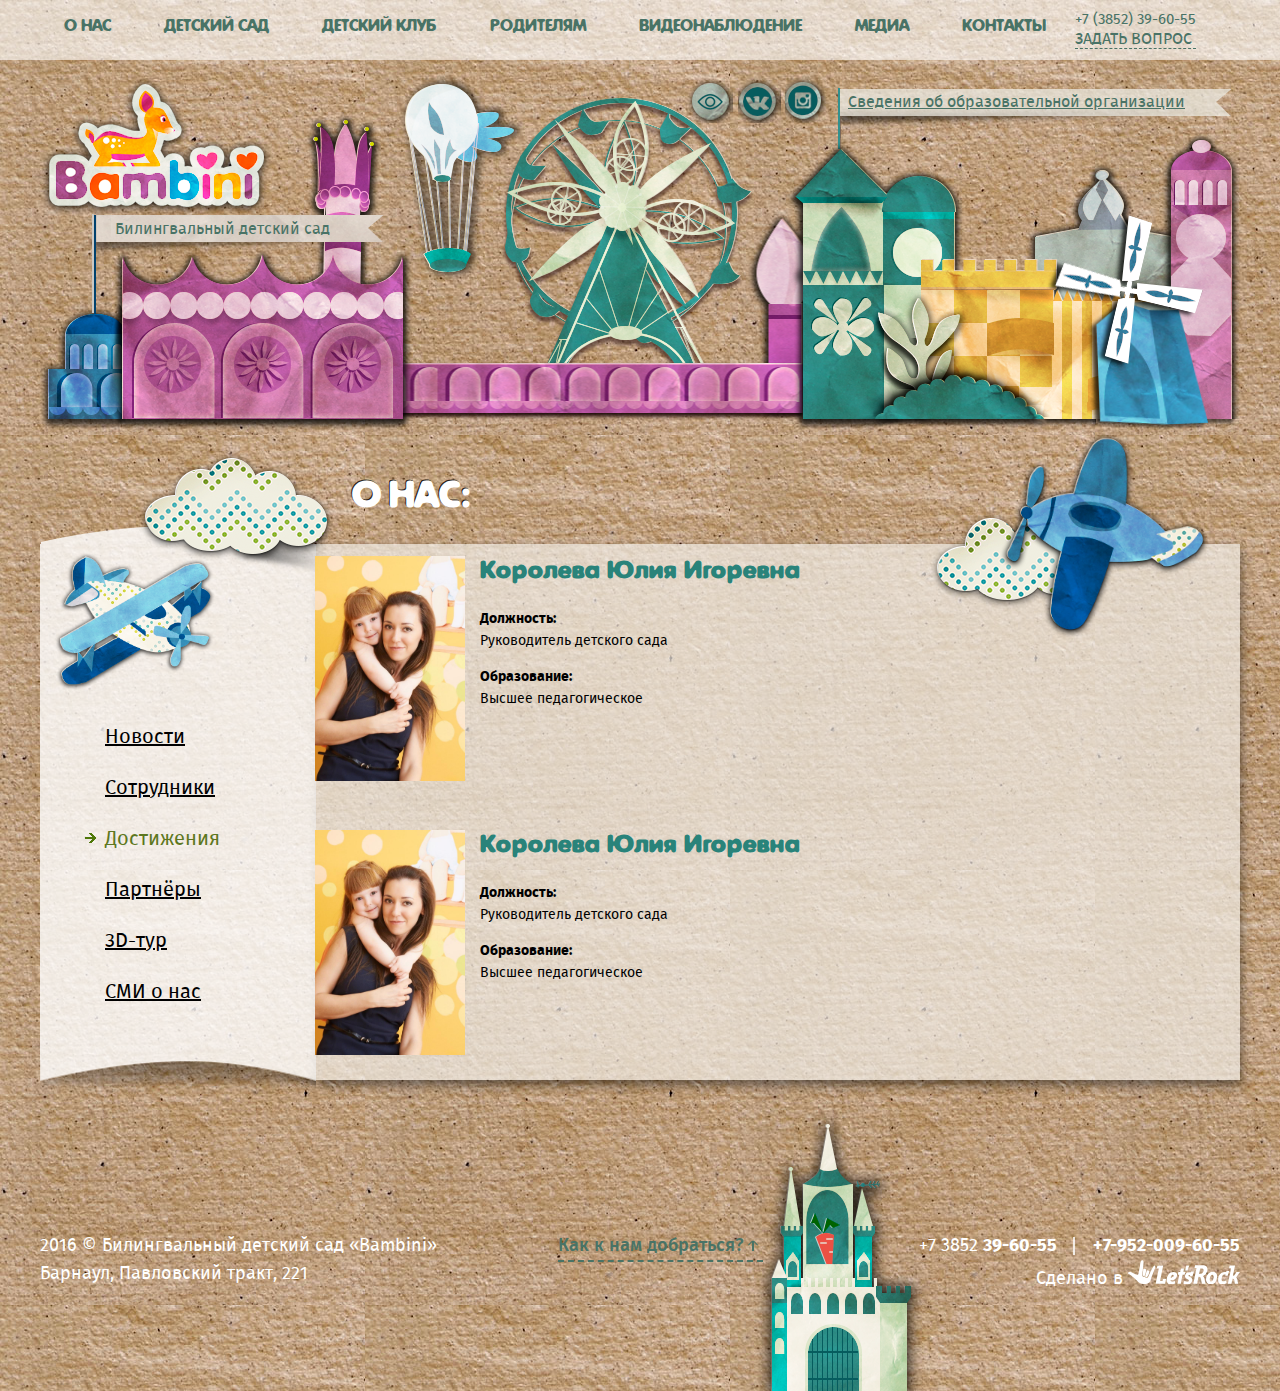
<file: achivments.html>
<!DOCTYPE html>
<html lang="ru">

    <head>
        <meta charset="utf-8">
        <meta http-equiv="x-ua-compatible" content="ie=edge">
        <title>Достижения</title>
        <meta content="" name="description">
        <meta content="" name="keywords">
        <meta name="viewport" content="width=device-width, initial-scale=1.0">
        <meta content="telephone=no" name="format-detection">
        <meta name="HandheldFriendly" content="true">
        <link href="static/css/main.min.css" rel="stylesheet" type="text/css">
        <link rel="icon" type="image/x-icon" href="favicon.ico">
        <script src="https://api-maps.yandex.ru/2.1/?lang=ru_RU" type="text/javascript"></script>
    </head>

    <body class="page">
        <header class="header">
            <div class="header header_top">
                <div class="wrapper">
                    <div class="header__menu-wrap">
                        <button class="header__menu btn btn_menu">
                        </button>
                    </div>
                    <div class="navigation">
                        <ul class="navigation__list">
                            <li class="navigation__item"><a class="navigation__link" href="#">О нас</a>
                            </li>
                            <li class="navigation__item navigation__item_drop"><a class="navigation__link">Детский сад</a>
                                <div class="navigation navigation_drop drop">
                                    <div class="drop__head">
                                        <button class="drop__btn btn btn_back">
                                        </button><span class="drop__title">Детский сад</span>
                                    </div>
                                    <ul class="drop__list">
                                        <li class="drop__item"><a class="drop__link" href="today.html">Режим дня</a>
                                        </li>
                                        <li class="drop__item"><a class="drop__link" href="today.html">Расписание занятий</a>
                                        </li>
                                        <li class="drop__item"><a class="drop__link" href="#">Питание</a>
                                        </li>
                                        <li class="drop__item"><a class="drop__link" href="#">Индивидуальные занятия</a>
                                        </li>
                                        <li class="drop__item"><a class="drop__link" href="pay.html">Стоимость</a>
                                        </li>
                                    </ul>
                                </div>
                            </li>
                            <li class="navigation__item navigation__item_drop"><a class="navigation__link">Детский клуб</a>
                                <div class="navigation navigation_drop drop">
                                    <div class="drop__head">
                                        <button class="drop__btn btn btn_back">
                                        </button><span class="drop__title">Детский клуб</span>
                                    </div>
                                    <ul class="drop__list">
                                        <li class="drop__item"><a class="drop__link" href="#">О клубе</a>
                                        </li>
                                        <li class="drop__item"><a class="drop__link" href="today.html">Занятия</a>
                                        </li>
                                        <li class="drop__item"><a class="drop__link" href="#">Педагоги</a>
                                        </li>
                                        <li class="drop__item"><a class="drop__link" href="#">Клубная жизнь</a>
                                        </li>
                                        <li class="drop__item"><a class="drop__link" href="pay.html">Стоимость</a>
                                        </li>
                                    </ul>
                                </div>
                            </li>
                            <li class="navigation__item navigation__item_drop"><a class="navigation__link">Родителям</a>
                                <div class="navigation navigation_drop drop">
                                    <div class="drop__head">
                                        <button class="drop__btn btn btn_back">
                                        </button><span class="drop__title">Родителям</span>
                                    </div>
                                    <ul class="drop__list">
                                        <li class="drop__item"><a class="drop__link" href="#">Памятка</a>
                                        </li>
                                        <li class="drop__item"><a class="drop__link" href="parents.html">Вопрос-ответ</a>
                                        </li>
                                        <li class="drop__item"><a class="drop__link" href="#">Личный кабинет</a>
                                        </li>
                                    </ul>
                                </div>
                            </li>
                            <li class="navigation__item"><a class="navigation__link" href="#">Видеонаблюдение</a>
                            </li>
                            <li class="navigation__item"><a class="navigation__link" href="media.html">Медиа</a>
                            </li>
                            <li class="navigation__item"><a class="navigation__link" href="#">Контакты</a>
                            </li>
                        </ul>
                    </div>
                    <div class="header__contact"><a class="header__link header__link_phone icons icons icons_menu" href="tel:+73852396055"><i class="icons icon-phone"></i>+7 (3852) <strong>39-60-55</strong></a><a class="header__link header__link_question" href=""><i class="icons icon-phone"></i>Задать вопрос</a>
                    </div>
                </div>
            </div>
            <div class="wrapper">
                <div class="header header_main">
                    <div class="header__wrap">
                        <a class="header__logo" href="index.html"></a>
                        <p class="header__subtitle">Билингвальный детский сад
                        </p><a class="header__link header__link_about" href="#">Сведения об образовательной организации</a>
                        <div class="header__links links">
                            <a class="links__link links__link_eye" href="special-index.html"></a>
                            <a class="links__link links__link_social links__link_vk" href="#"></a>
                            <a class="links__link links__link_social links__link_in" href="#"></a>
                        </div>
                        <div class="header__whell whell">
                        </div>
                        <div class="header__mill mill">
                            <div class="mill__wrap">
                            </div>
                        </div>
                    </div>
                </div>
            </div>
        </header>
        <div class="page__wrapper">
            <div class="page__wrapper page__wrapper_inner">
                <h2 class="page__title section-title">О нас:
                                      </h2>
                <div class="page__side">
                    <ul class="sidebar">
                        <li class="sidebar__item"><a class="sidebar__link" href="#">Новости</a>
                        </li>
                        <li class="sidebar__item"><a class="sidebar__link" href="#">Сотрудники</a>
                        </li>
                        <li class="sidebar__item"><a class="sidebar__link sidebar__link_active" href="#">Достижения</a>
                        </li>
                        <li class="sidebar__item"><a class="sidebar__link" href="#">Партнёры</a>
                        </li>
                        <li class="sidebar__item"><a class="sidebar__link" href="#">3D-тур</a>
                        </li>
                        <li class="sidebar__item"><a class="sidebar__link" href="#">СМИ о нас</a>
                        </li>
                    </ul>
                </div>
                <div class="page__body">
                    <div class="team">
                        <ul class="team__list">
                            <li class="team__member member">
                                <a class="member__photo lightbox" href="static/img/assets/team/photo.jpg" data-lightbox="team">
                                    <img src="static/img/assets/team/photo.jpg" alt="" role="presentation" />
                                </a>
                                <h3 class="member__name">Королева Юлия Игоревна
                                                                            </h3>
                                <div class="member__info"><span class="member__cap">Должность:</span>
                                    <p class="member__cap-text">Руководитель детского сада
                                    </p><span class="member__cap">Образование:</span>
                                    <p class="member__cap-text">Высшее педагогическое
                                    </p>
                                </div>
                            </li>
                            <li class="team__member member">
                                <a class="member__photo lightbox" href="static/img/assets/team/photo.jpg" data-lightbox="team">
                                    <img src="static/img/assets/team/photo.jpg" alt="" role="presentation" />
                                </a>
                                <h3 class="member__name">Королева Юлия Игоревна
                                                                            </h3>
                                <div class="member__info"><span class="member__cap">Должность:</span>
                                    <p class="member__cap-text">Руководитель детского сада
                                    </p><span class="member__cap">Образование:</span>
                                    <p class="member__cap-text">Высшее педагогическое
                                    </p>
                                </div>
                            </li>
                        </ul>
                    </div>
                </div>
            </div>
        </div>
        <footer class="footer">
            <div class="footer__map map">
            </div>
            <div class="wrapper">
                <div class="footer__content">
                    <div class="footer__info"><span class="footer__copy">2016 &copy; Билингвальный детский сад «Bambini»</span><span class="footer__adress">Барнаул, Павловский тракт, 221         </span>
                    </div>
                    <div class="footer__info"><a class="footer__link footer__link_found-us" href="#">Как к нам добраться?<span class="icons icon-arrow"></span></a><a class="footer__link footer__link_found-us footer__link_hide" href="#">свернуть карту</a>
                    </div>
                    <div class="navigation navigation_footer">
                        <ul class="navigation__list">
                            <li class="navigation__item"><a class="navigation__link" href="#">О нас</a>
                            </li>
                            <li class="navigation__item"><a class="navigation__link" href="today.html">Детский сад</a>
                            </li>
                            <li class="navigation__item navigation__item_drop"><a class="navigation__link">Детский клуб</a>
                            </li>
                            <li class="navigation__item"><a class="navigation__link" href="parents.html">Родителям</a>
                            </li>
                            <li class="navigation__item"><a class="navigation__link" href="#">Видеонаблюдение</a>
                            </li>
                            <li class="navigation__item"><a class="navigation__link" href="media.html">Медиа</a>
                            </li>
                            <li class="navigation__item"><a class="navigation__link" href="#">Контакты</a>
                            </li>
                        </ul>
                    </div>
                    <div class="footer__info"><a class="footer__link footer__link_phone" href="tel:+73852396055">+7 3852 <strong>39-60-55</strong></a><a class="footer__link footer__link_phone" href="tel:+79520096055"><strong>+7-952-009-60-55</strong></a><span class="footer__developed-by">Сделано в <a class="footer__link footer__link_letsrock" href="http://www.letsrock.pro" target="_blank" title="Digital Агенство - Let's Rock!"> 
                                                            <svg id="letsrock" version="1.1" xmlns="http://www.w3.org/2000/svg" xmlns:xlink="http://www.w3.org/1999/xlink" x="0px" y="0px" viewbox="-33 353.4 63.6 13.9" style="enable-background:new -33 353.4 63.6 13.9;" xml:space="preserve">
                                                              <g>
                                                                <path d="M-20,364.4c0.7-2.2,1.3-3.6,2.1-5.7c0.3-0.7,0.5-1.1,0.4-1.5c-0.1-0.7-0.6-0.9-1-0.3c-0.1,0.1-0.1,0.2-0.2,0.3                                    c-0.3,0.4-0.5,0.9-0.8,1.4c-0.9,1.6-1.6,3.7-2.1,4.4c-0.6,1-1.5,0.8-1.8-0.2c-0.7,0.5-1.5,0-1.5-0.9c0-0.8,0.2-1.8,0.3-2.6                                    c0.1-1,0.4-3.6,0.4-5c0-0.2,0-0.3-0.1-0.4c-0.2-0.5-0.6-0.5-1.1-0.2c-0.2,0.2-0.4,0.5-0.5,0.9c-0.2,0.6-0.2,1.3-0.3,2                                    c-0.1,0.5-0.8,4.6-1,4.9c-0.5,1.1-2.5-0.8-3.9-1.2c-1.6-0.4-2.6,0.4-1.4,1.1c0.8,0.5,3.4,2.5,4,3.2c0.2,0.2,0.2,0.2,0.4,0.3                                    c0.2,0.2,0.4,0.4,0.6,0.7c1.4,1.3,4,2,5.9,1c0.4-0.2,0.5-0.3,0.8-0.6C-20.3,365.4-20.2,365-20,364.4L-20,364.4z"></path>
                                                                <path id="R_1_" d="M7.4,361.3l0.6-3.1c0.9,0,2.4-0.3,1.8,1.8C9.3,361.4,8.4,361.3,7.4,361.3L7.4,361.3z M4.1,366.9h2.1l0.9-4                                    c1.2-0.1,1.2,0.7,1.4,1.5l0.5,2.5H11l-0.5-2.6c-0.1-0.6-0.4-1.1-0.6-1.4c-0.1-0.1-0.3-0.2-0.4-0.3c0.3-0.2,0.6-0.3,0.9-0.5                                    c0.4-0.3,0.8-0.6,1.2-1.3c0.5-0.9,0.7-2.2,0.3-3.2c-0.5-1-1.3-1.2-2.8-1.2c-1.3,0-2.6,0-4,0l-0.3,1.6h1.1L4.1,366.9z"></path>
                                                                <path id="к_1_" d="M23.8,366.9h1.9l0.7-2.9c0.8-0.1,0.9,0.4,1,1.2l0.3,1.7l1.9,0l-0.3-1.3c-0.3-1.2-0.2-1.5-0.9-2.2l2.2-3.2l-2,0                                    c-0.5,0.7-0.9,1.5-1.4,2.2h-0.6c0-0.6,1-4.7,1.2-5.9h-3.1l-0.3,1.6h1.1C25.4,359.6,23.8,366.2,23.8,366.9L23.8,366.9z"></path>
                                                                <polyline points="-11.4,364.2 -13.2,364.2 -13.4,365.3 -14.8,365.3 -13,356.5 -16.3,356.6 -16.7,358.2 -15.5,358.2 -17.3,366.9                                     -12,366.9 	"></polyline>
                                                                <path id="о_1_" d="M13.5,364.9c-0.1-0.4-0.1-0.9,0.1-1.5c0.2-0.7,0.7-1.8,1.5-1.5c0.7,0.2,0.7,2.1,0,3.1                                    C14.6,365.8,13.8,365.9,13.5,364.9L13.5,364.9z M12.9,367.1c0.2,0.1,0.4,0.1,0.6,0.1c1.7,0.2,2.6-0.5,3.1-1.2                                    c0.5-0.6,0.6-1.1,0.8-1.9c0.3-1,0.4-2.2-0.2-3.1c-0.7-0.9-2.1-1.2-3.4-0.7c-1,0.4-1.8,1.3-2.2,2.5c-0.2,0.6-0.3,1.3-0.3,2                                    C11.5,366,12,366.7,12.9,367.1L12.9,367.1z"></path>
                                                                <path d="M-8.8,363.5c0.1-0.7,0.5-1.5,1.1-1.7c0.5-0.1,0.7,0.3,0.6,0.7c0,0.2-0.1,0.4-0.3,0.6C-7.7,363.5-8.2,363.5-8.8,363.5                                    L-8.8,363.5z M-10.4,366.6c1.1,1.3,3.3,0.4,4.3,0.1l-0.3-1.4c-0.9,0.3-2.1,0.9-2.5-0.4c1.4,0.1,2.7-0.3,3.4-1.6                                    c1.8-3.1-2.6-4.2-4.5-1.7c-0.7,0.9-1,1.8-1,3C-11,364.5-11.1,365.6-10.4,366.6z"></path>
                                                                <path d="M-0.6,363.1c0.3,1.1,1.9,1.3,2.1,1.8c0.4,0.9-1.4,1.1-2.4,0.3l-0.7,1.4c0.5,0.7,2.1,0.8,3.1,0.6c1.2-0.3,1.9-1.2,2-2.4                                    c0-0.5-0.1-0.8-0.6-1.3c-0.4-0.4-0.9-0.5-1.3-0.7c-0.2-0.1-0.3-0.2-0.3-0.4c0-0.5,0.4-0.5,1-0.4l-0.1,0.7l1.4,0l0.9-2.7l-1.7,0                                    l-0.1,0.4c-0.8-0.1-1.8-0.1-2.5,0.4C0.4,360.7-0.9,361.7-0.6,363.1z"></path>
                                                                <path id="C_1_" d="M18.9,366.7c0.2,0.2,0.4,0.3,0.8,0.4c0.4,0.1,1,0.2,1.4,0.1c0.3,0,0.5-0.1,0.8-0.2c0.3-0.1,0.5-0.2,0.7-0.3                                    c0.1-0.1,0.2-0.1,0.4-0.2l-0.3-1.4c-0.6,0.2-2.8,1.3-2.5-1.2c0.1-1.4,0.6-2.4,2.2-2.2l-0.1,0.7l1.3,0l0.9-2.7h-1.6l-0.1,0.5                                    c-1.9-0.2-2.9,0.3-3.7,1.4c-0.7,0.9-1,2.1-0.9,3.4C18.2,365.7,18.4,366.3,18.9,366.7L18.9,366.7z"></path>
                                                                <polygon points="-4.9,366.9 -3,366.9 -2,361.8 -0.9,361.8 -0.4,360.2 -1.6,360.2 -1.2,358.2 -2.8,358.2 -3.4,360.2 -4.4,360.2                                     -4.7,361.8 -3.9,361.8 	"></polygon>
                                                                <path d="M-23.4,362c0.4-0.8,0.6-1.9,0.7-2.6c0.1-0.7-0.1-1-0.8-1.1c-0.2,0-0.4,0-0.6,0.1c-0.3,0.2-0.2,0.5-0.3,1.1                                    c-0.2,1.2-0.5,2.5,0,2.9C-23.9,363-23.6,362.4-23.4,362L-23.4,362z"></path>
                                                                <path d="M-21.9,362.7c0.6-0.9,1.3-2.6,0.9-3.1c-0.3-0.4-1.1-0.7-1.4,0c-0.2,0.5-0.4,1.4-0.5,1.9c-0.2,0.5-0.4,1.2-0.2,1.6                                    C-22.7,363.7-22.1,363.1-21.9,362.7L-21.9,362.7z"></path>
                                                                <polygon points="-0.5,359.3 0.8,359.3 1.8,356.5 0.1,356.5 	"></polygon>
                                                              </g>
                                                            </svg></a></span>
                    </div>
                </div>
            </div>
        </footer>
        <div class="modal modal_question">
            <button class="modal__btn modal__btn_close b-close">
            </button>
            <h3 class="modal__title section-title">Задать вопрос
                              </h3>
            <form class="modal__form">
                <label class="modal__input">
                    <INPUT type="text" placeholder="Ваше имя *"></INPUT>
                </label>
                <label class="modal__input">
                    <INPUT class="input" type="text" placeholder="Ваш e-mail *"></INPUT>
                </label>
                <label class="modal__input">
                    <INPUT class="input" type="text" placeholder="Ваш номер телефона"></INPUT>
                </label>
                <textarea class="modal__textarea" placeholder="Ваш вопрос *"></textarea><span class="modal__tip">* - поля обязательные к заполнению</span>
                <button class="modal__btn modal__btn_send">Отправить
                </button>
            </form>
        </div>
        <div class="modal modal_menu">
            <button class="modal__btn modal__btn_close b-close">
            </button>
        </div>


        <script src="static/js/main.min.js"></script>
    </body>

</html>
</file>
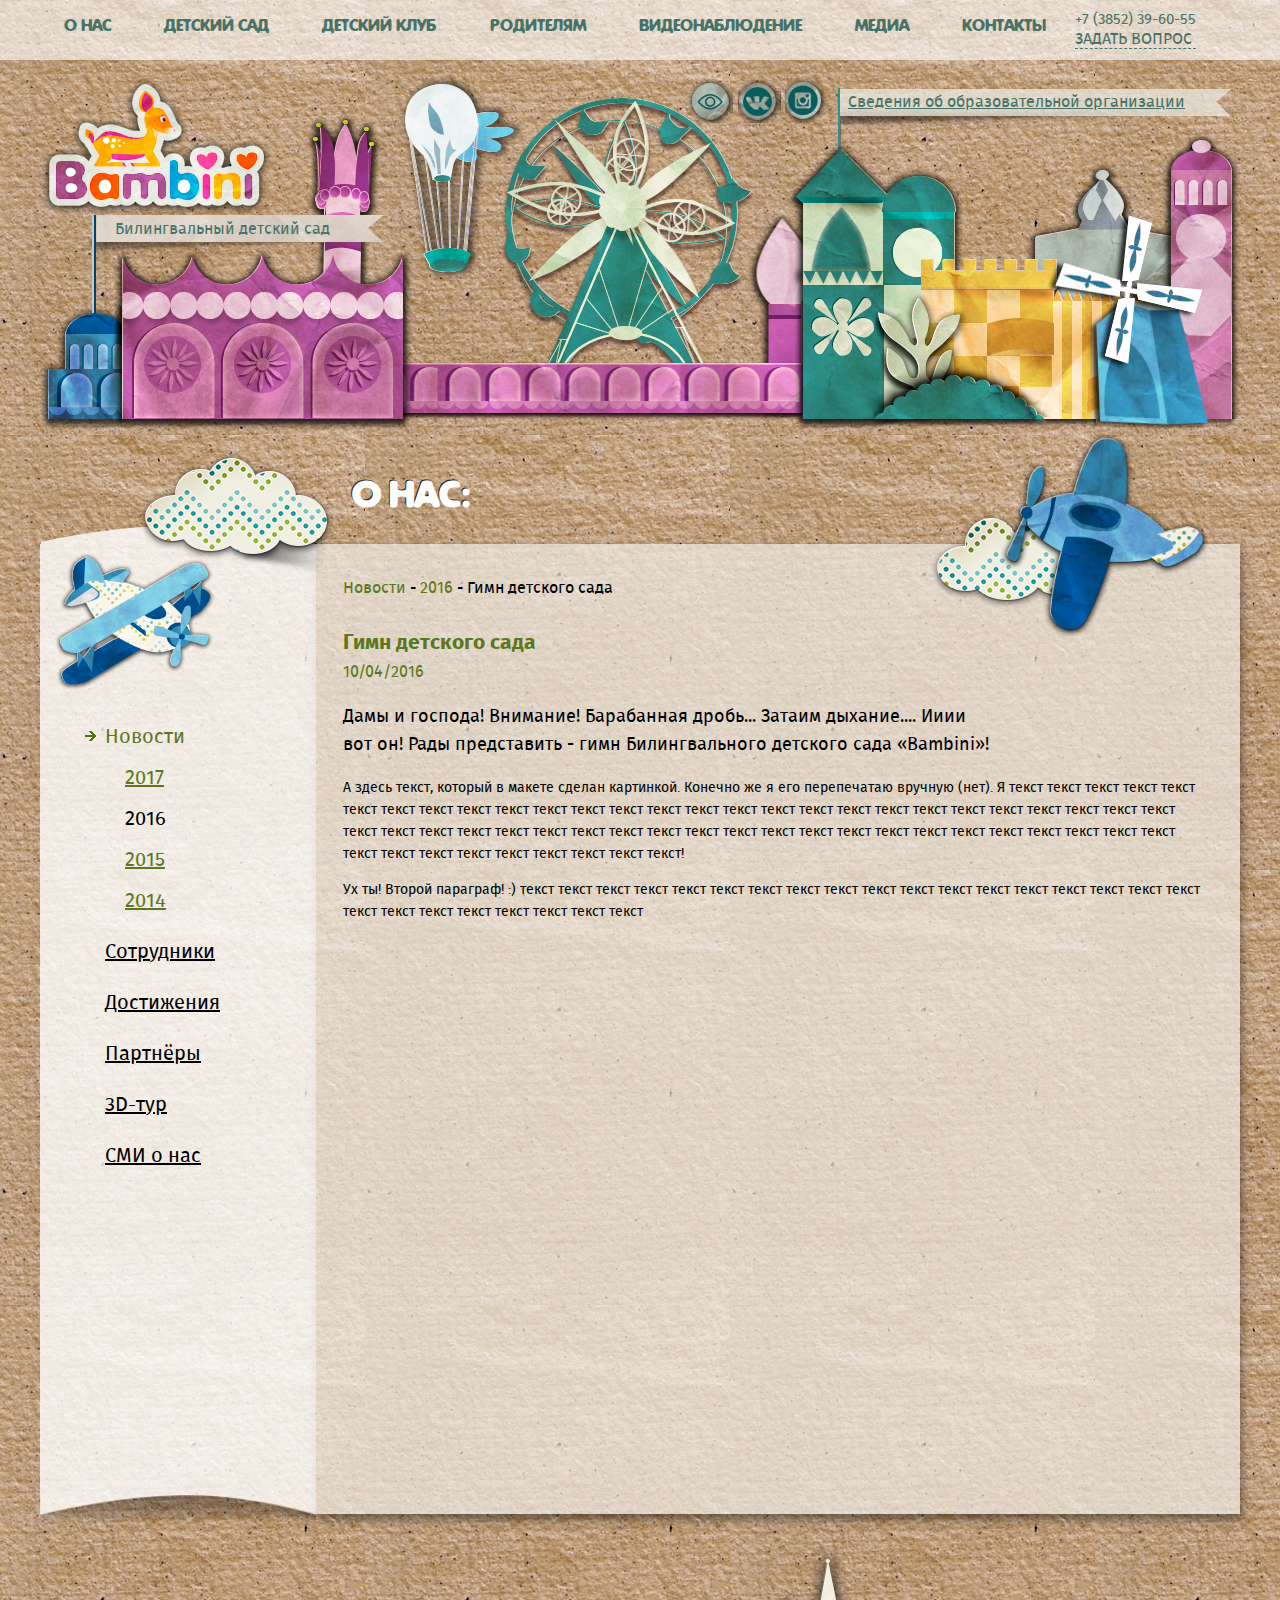
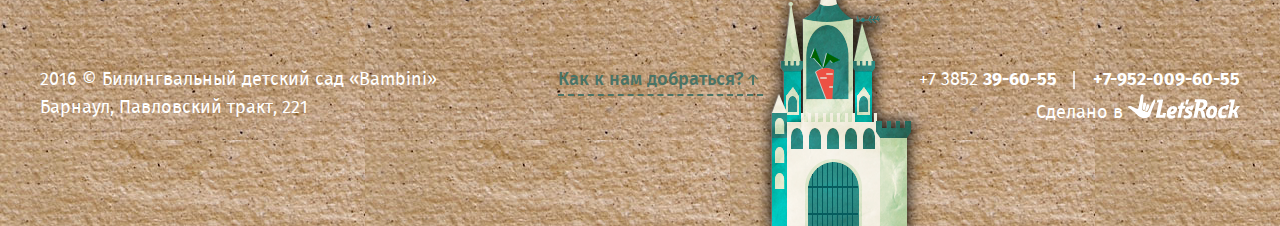
<file: article.html>
<!DOCTYPE html>
<html lang="ru">

    <head>
        <meta charset="utf-8">
        <meta http-equiv="x-ua-compatible" content="ie=edge">
        <title>Билингвальный детский сад - Бамбини</title>
        <meta content="" name="description">
        <meta content="" name="keywords">
        <meta name="viewport" content="width=device-width, initial-scale=1.0">
        <meta content="telephone=no" name="format-detection">
        <meta name="HandheldFriendly" content="true">
        <link href="static/css/main.min.css" rel="stylesheet" type="text/css">
        <link rel="icon" type="image/x-icon" href="favicon.ico">
        <script src="https://api-maps.yandex.ru/2.1/?lang=ru_RU" type="text/javascript"></script>
    </head>

    <body class="page">
        <header class="header">
            <div class="header header_top">
                <div class="wrapper">
                    <div class="header__menu-wrap">
                        <button class="header__menu btn btn_menu">
                        </button>
                    </div>
                    <div class="navigation">
                        <ul class="navigation__list">
                            <li class="navigation__item"><a class="navigation__link" href="#">О нас</a>
                            </li>
                            <li class="navigation__item navigation__item_drop"><a class="navigation__link">Детский сад</a>
                                <div class="navigation navigation_drop drop">
                                    <div class="drop__head">
                                        <button class="drop__btn btn btn_back">
                                        </button><span class="drop__title">Детский сад</span>
                                    </div>
                                    <ul class="drop__list">
                                        <li class="drop__item"><a class="drop__link" href="today.html">Режим дня</a>
                                        </li>
                                        <li class="drop__item"><a class="drop__link" href="today.html">Расписание занятий</a>
                                        </li>
                                        <li class="drop__item"><a class="drop__link" href="#">Питание</a>
                                        </li>
                                        <li class="drop__item"><a class="drop__link" href="#">Индивидуальные занятия</a>
                                        </li>
                                        <li class="drop__item"><a class="drop__link" href="pay.html">Стоимость</a>
                                        </li>
                                    </ul>
                                </div>
                            </li>
                            <li class="navigation__item navigation__item_drop"><a class="navigation__link">Детский клуб</a>
                                <div class="navigation navigation_drop drop">
                                    <div class="drop__head">
                                        <button class="drop__btn btn btn_back">
                                        </button><span class="drop__title">Детский клуб</span>
                                    </div>
                                    <ul class="drop__list">
                                        <li class="drop__item"><a class="drop__link" href="#">О клубе</a>
                                        </li>
                                        <li class="drop__item"><a class="drop__link" href="today.html">Занятия</a>
                                        </li>
                                        <li class="drop__item"><a class="drop__link" href="#">Педагоги</a>
                                        </li>
                                        <li class="drop__item"><a class="drop__link" href="#">Клубная жизнь</a>
                                        </li>
                                        <li class="drop__item"><a class="drop__link" href="pay.html">Стоимость</a>
                                        </li>
                                    </ul>
                                </div>
                            </li>
                            <li class="navigation__item navigation__item_drop"><a class="navigation__link">Родителям</a>
                                <div class="navigation navigation_drop drop">
                                    <div class="drop__head">
                                        <button class="drop__btn btn btn_back">
                                        </button><span class="drop__title">Родителям</span>
                                    </div>
                                    <ul class="drop__list">
                                        <li class="drop__item"><a class="drop__link" href="#">Памятка</a>
                                        </li>
                                        <li class="drop__item"><a class="drop__link" href="parents.html">Вопрос-ответ</a>
                                        </li>
                                        <li class="drop__item"><a class="drop__link" href="#">Личный кабинет</a>
                                        </li>
                                    </ul>
                                </div>
                            </li>
                            <li class="navigation__item"><a class="navigation__link" href="#">Видеонаблюдение</a>
                            </li>
                            <li class="navigation__item"><a class="navigation__link" href="media.html">Медиа</a>
                            </li>
                            <li class="navigation__item"><a class="navigation__link" href="#">Контакты</a>
                            </li>
                        </ul>
                    </div>
                    <div class="header__contact"><a class="header__link header__link_phone icons icons icons_menu" href="tel:+73852396055"><i class="icons icon-phone"></i>+7 (3852) <strong>39-60-55</strong></a><a class="header__link header__link_question" href=""><i class="icons icon-phone"></i>Задать вопрос</a>
                    </div>
                </div>
            </div>
            <div class="wrapper">
                <div class="header header_main">
                    <div class="header__wrap">
                        <a class="header__logo" href="index.html"></a>
                        <p class="header__subtitle">Билингвальный детский сад
                        </p><a class="header__link header__link_about" href="#">Сведения об образовательной организации</a>
                        <div class="header__links links">
                            <a class="links__link links__link_eye" href="special-index.html"></a>
                            <a class="links__link links__link_social links__link_vk" href="#"></a>
                            <a class="links__link links__link_social links__link_in" href="#"></a>
                        </div>
                        <div class="header__whell whell">
                        </div>
                        <div class="header__mill mill">
                            <div class="mill__wrap">
                            </div>
                        </div>
                    </div>
                </div>
            </div>
        </header>
        <div class="page__wrapper">
            <div class="page__wrapper page__wrapper_inner">
                <h2 class="page__title section-title">О нас:
                                      </h2>
                <div class="page__side">
                    <ul class="sidebar">
                        <li class="sidebar__item"><a class="sidebar__link sidebar__link_active" href="#">Новости</a>
                            <ul class="sidebar__sublist sublist">
                                <li class="sublist__item"><a class="sublist__link" href="#">2017</a>
                                </li>
                                <li class="sublist__item"><a class="sublist__link sublist__link_active" href="#">2016</a>
                                </li>
                                <li class="sublist__item"><a class="sublist__link" href="#">2015</a>
                                </li>
                                <li class="sublist__item"><a class="sublist__link" href="#">2014</a>
                                </li>
                            </ul>
                        </li>
                        <li class="sidebar__item"><a class="sidebar__link" href="#">Сотрудники</a>
                        </li>
                        <li class="sidebar__item"><a class="sidebar__link" href="#">Достижения</a>
                        </li>
                        <li class="sidebar__item"><a class="sidebar__link" href="#">Партнёры</a>
                        </li>
                        <li class="sidebar__item"><a class="sidebar__link" href="#">3D-тур</a>
                        </li>
                        <li class="sidebar__item"><a class="sidebar__link" href="#">СМИ о нас</a>
                        </li>
                    </ul>
                </div>
                <div class="page__body">
                    <section class="article-page">
                        <ul class="path">
                            <li class="path__dir"><a class="path__dir path__dir_link" href="">Новости</a>
                            </li>
                            <li class="path__dir"><a class="path__dir path__dir_link" href="">2016</a>
                            </li>
                            <li class="path__dir"><a class="path__dir path__dir_link path__dir_active" href="">Гимн детского сада</a>
                            </li>
                        </ul>
                        <article class="article">
                            <header class="article__head">
                                <h2 class="article__title">Гимн детского сада
                                                                      </h2><span class="article__date">10/04/2016</span>
                                <p class="article__announce">Дамы и господа! Внимание! Барабанная дробь... Затаим дыхание.... Ииии вот он! Рады представить - гимн Билингвального детского сада «Bambini»!
                                </p>
                            </header>
                            <div class="article__content">
                                <p>А здесь текст, который в макете сделан картинкой. Конечно же я его перепечатаю вручную (нет). Я текст текст текст текст текст текст текст текст текст текст текст текст текст текст текст текст текст текст текст текст текст
                                    текст текст текст текст текст текст текст текст текст текст текст текст текст текст текст текст текст текст текст текст текст текст текст текст текст текст текст текст текст текст текст текст текст текст текст текст
                                    текст!
                                </p>
                                <p>Ух ты! Второй параграф! :) текст текст текст текст текст текст текст текст текст текст текст текст текст текст текст текст текст текст текст текст текст текст текст текст текст текст
                                </p>
                                <iframe width="100%" height="450" src="https://www.youtube.com/embed/9kmG-e1So2g" frameborder="0" allowfullscreen></iframe>
                            </div>
                        </article>
                    </section>
                </div>
            </div>
        </div>
        <footer class="footer">
            <div class="footer__map map">
            </div>
            <div class="wrapper">
                <div class="footer__content">
                    <div class="footer__info"><span class="footer__copy">2016 &copy; Билингвальный детский сад «Bambini»</span><span class="footer__adress">Барнаул, Павловский тракт, 221         </span>
                    </div>
                    <div class="footer__info"><a class="footer__link footer__link_found-us" href="#">Как к нам добраться?<span class="icons icon-arrow"></span></a><a class="footer__link footer__link_found-us footer__link_hide" href="#">свернуть карту</a>
                    </div>
                    <div class="navigation navigation_footer">
                        <ul class="navigation__list">
                            <li class="navigation__item"><a class="navigation__link" href="#">О нас</a>
                            </li>
                            <li class="navigation__item"><a class="navigation__link" href="today.html">Детский сад</a>
                            </li>
                            <li class="navigation__item navigation__item_drop"><a class="navigation__link">Детский клуб</a>
                            </li>
                            <li class="navigation__item"><a class="navigation__link" href="parents.html">Родителям</a>
                            </li>
                            <li class="navigation__item"><a class="navigation__link" href="#">Видеонаблюдение</a>
                            </li>
                            <li class="navigation__item"><a class="navigation__link" href="media.html">Медиа</a>
                            </li>
                            <li class="navigation__item"><a class="navigation__link" href="#">Контакты</a>
                            </li>
                        </ul>
                    </div>
                    <div class="footer__info"><a class="footer__link footer__link_phone" href="tel:+73852396055">+7 3852 <strong>39-60-55</strong></a><a class="footer__link footer__link_phone" href="tel:+79520096055"><strong>+7-952-009-60-55</strong></a><span class="footer__developed-by">Сделано в <a class="footer__link footer__link_letsrock" href="http://www.letsrock.pro" target="_blank" title="Digital Агенство - Let's Rock!"> 
                                                            <svg id="letsrock" version="1.1" xmlns="http://www.w3.org/2000/svg" xmlns:xlink="http://www.w3.org/1999/xlink" x="0px" y="0px" viewbox="-33 353.4 63.6 13.9" style="enable-background:new -33 353.4 63.6 13.9;" xml:space="preserve">
                                                              <g>
                                                                <path d="M-20,364.4c0.7-2.2,1.3-3.6,2.1-5.7c0.3-0.7,0.5-1.1,0.4-1.5c-0.1-0.7-0.6-0.9-1-0.3c-0.1,0.1-0.1,0.2-0.2,0.3                                    c-0.3,0.4-0.5,0.9-0.8,1.4c-0.9,1.6-1.6,3.7-2.1,4.4c-0.6,1-1.5,0.8-1.8-0.2c-0.7,0.5-1.5,0-1.5-0.9c0-0.8,0.2-1.8,0.3-2.6                                    c0.1-1,0.4-3.6,0.4-5c0-0.2,0-0.3-0.1-0.4c-0.2-0.5-0.6-0.5-1.1-0.2c-0.2,0.2-0.4,0.5-0.5,0.9c-0.2,0.6-0.2,1.3-0.3,2                                    c-0.1,0.5-0.8,4.6-1,4.9c-0.5,1.1-2.5-0.8-3.9-1.2c-1.6-0.4-2.6,0.4-1.4,1.1c0.8,0.5,3.4,2.5,4,3.2c0.2,0.2,0.2,0.2,0.4,0.3                                    c0.2,0.2,0.4,0.4,0.6,0.7c1.4,1.3,4,2,5.9,1c0.4-0.2,0.5-0.3,0.8-0.6C-20.3,365.4-20.2,365-20,364.4L-20,364.4z"></path>
                                                                <path id="R_1_" d="M7.4,361.3l0.6-3.1c0.9,0,2.4-0.3,1.8,1.8C9.3,361.4,8.4,361.3,7.4,361.3L7.4,361.3z M4.1,366.9h2.1l0.9-4                                    c1.2-0.1,1.2,0.7,1.4,1.5l0.5,2.5H11l-0.5-2.6c-0.1-0.6-0.4-1.1-0.6-1.4c-0.1-0.1-0.3-0.2-0.4-0.3c0.3-0.2,0.6-0.3,0.9-0.5                                    c0.4-0.3,0.8-0.6,1.2-1.3c0.5-0.9,0.7-2.2,0.3-3.2c-0.5-1-1.3-1.2-2.8-1.2c-1.3,0-2.6,0-4,0l-0.3,1.6h1.1L4.1,366.9z"></path>
                                                                <path id="к_1_" d="M23.8,366.9h1.9l0.7-2.9c0.8-0.1,0.9,0.4,1,1.2l0.3,1.7l1.9,0l-0.3-1.3c-0.3-1.2-0.2-1.5-0.9-2.2l2.2-3.2l-2,0                                    c-0.5,0.7-0.9,1.5-1.4,2.2h-0.6c0-0.6,1-4.7,1.2-5.9h-3.1l-0.3,1.6h1.1C25.4,359.6,23.8,366.2,23.8,366.9L23.8,366.9z"></path>
                                                                <polyline points="-11.4,364.2 -13.2,364.2 -13.4,365.3 -14.8,365.3 -13,356.5 -16.3,356.6 -16.7,358.2 -15.5,358.2 -17.3,366.9                                     -12,366.9 	"></polyline>
                                                                <path id="о_1_" d="M13.5,364.9c-0.1-0.4-0.1-0.9,0.1-1.5c0.2-0.7,0.7-1.8,1.5-1.5c0.7,0.2,0.7,2.1,0,3.1                                    C14.6,365.8,13.8,365.9,13.5,364.9L13.5,364.9z M12.9,367.1c0.2,0.1,0.4,0.1,0.6,0.1c1.7,0.2,2.6-0.5,3.1-1.2                                    c0.5-0.6,0.6-1.1,0.8-1.9c0.3-1,0.4-2.2-0.2-3.1c-0.7-0.9-2.1-1.2-3.4-0.7c-1,0.4-1.8,1.3-2.2,2.5c-0.2,0.6-0.3,1.3-0.3,2                                    C11.5,366,12,366.7,12.9,367.1L12.9,367.1z"></path>
                                                                <path d="M-8.8,363.5c0.1-0.7,0.5-1.5,1.1-1.7c0.5-0.1,0.7,0.3,0.6,0.7c0,0.2-0.1,0.4-0.3,0.6C-7.7,363.5-8.2,363.5-8.8,363.5                                    L-8.8,363.5z M-10.4,366.6c1.1,1.3,3.3,0.4,4.3,0.1l-0.3-1.4c-0.9,0.3-2.1,0.9-2.5-0.4c1.4,0.1,2.7-0.3,3.4-1.6                                    c1.8-3.1-2.6-4.2-4.5-1.7c-0.7,0.9-1,1.8-1,3C-11,364.5-11.1,365.6-10.4,366.6z"></path>
                                                                <path d="M-0.6,363.1c0.3,1.1,1.9,1.3,2.1,1.8c0.4,0.9-1.4,1.1-2.4,0.3l-0.7,1.4c0.5,0.7,2.1,0.8,3.1,0.6c1.2-0.3,1.9-1.2,2-2.4                                    c0-0.5-0.1-0.8-0.6-1.3c-0.4-0.4-0.9-0.5-1.3-0.7c-0.2-0.1-0.3-0.2-0.3-0.4c0-0.5,0.4-0.5,1-0.4l-0.1,0.7l1.4,0l0.9-2.7l-1.7,0                                    l-0.1,0.4c-0.8-0.1-1.8-0.1-2.5,0.4C0.4,360.7-0.9,361.7-0.6,363.1z"></path>
                                                                <path id="C_1_" d="M18.9,366.7c0.2,0.2,0.4,0.3,0.8,0.4c0.4,0.1,1,0.2,1.4,0.1c0.3,0,0.5-0.1,0.8-0.2c0.3-0.1,0.5-0.2,0.7-0.3                                    c0.1-0.1,0.2-0.1,0.4-0.2l-0.3-1.4c-0.6,0.2-2.8,1.3-2.5-1.2c0.1-1.4,0.6-2.4,2.2-2.2l-0.1,0.7l1.3,0l0.9-2.7h-1.6l-0.1,0.5                                    c-1.9-0.2-2.9,0.3-3.7,1.4c-0.7,0.9-1,2.1-0.9,3.4C18.2,365.7,18.4,366.3,18.9,366.7L18.9,366.7z"></path>
                                                                <polygon points="-4.9,366.9 -3,366.9 -2,361.8 -0.9,361.8 -0.4,360.2 -1.6,360.2 -1.2,358.2 -2.8,358.2 -3.4,360.2 -4.4,360.2                                     -4.7,361.8 -3.9,361.8 	"></polygon>
                                                                <path d="M-23.4,362c0.4-0.8,0.6-1.9,0.7-2.6c0.1-0.7-0.1-1-0.8-1.1c-0.2,0-0.4,0-0.6,0.1c-0.3,0.2-0.2,0.5-0.3,1.1                                    c-0.2,1.2-0.5,2.5,0,2.9C-23.9,363-23.6,362.4-23.4,362L-23.4,362z"></path>
                                                                <path d="M-21.9,362.7c0.6-0.9,1.3-2.6,0.9-3.1c-0.3-0.4-1.1-0.7-1.4,0c-0.2,0.5-0.4,1.4-0.5,1.9c-0.2,0.5-0.4,1.2-0.2,1.6                                    C-22.7,363.7-22.1,363.1-21.9,362.7L-21.9,362.7z"></path>
                                                                <polygon points="-0.5,359.3 0.8,359.3 1.8,356.5 0.1,356.5 	"></polygon>
                                                              </g>
                                                            </svg></a></span>
                    </div>
                </div>
            </div>
        </footer>
        <div class="modal modal_question">
            <button class="modal__btn modal__btn_close b-close">
            </button>
            <h3 class="modal__title section-title">Задать вопрос
                              </h3>
            <form class="modal__form">
                <label class="modal__input">
                    <INPUT type="text" placeholder="Ваше имя *"></INPUT>
                </label>
                <label class="modal__input">
                    <INPUT class="input" type="text" placeholder="Ваш e-mail *"></INPUT>
                </label>
                <label class="modal__input">
                    <INPUT class="input" type="text" placeholder="Ваш номер телефона"></INPUT>
                </label>
                <textarea class="modal__textarea" placeholder="Ваш вопрос *"></textarea><span class="modal__tip">* - поля обязательные к заполнению</span>
                <button class="modal__btn modal__btn_send">Отправить
                </button>
            </form>
        </div>
        <div class="modal modal_menu">
            <button class="modal__btn modal__btn_close b-close">
            </button>
        </div>


        <script src="static/js/main.min.js"></script>
    </body>

</html>
</file>
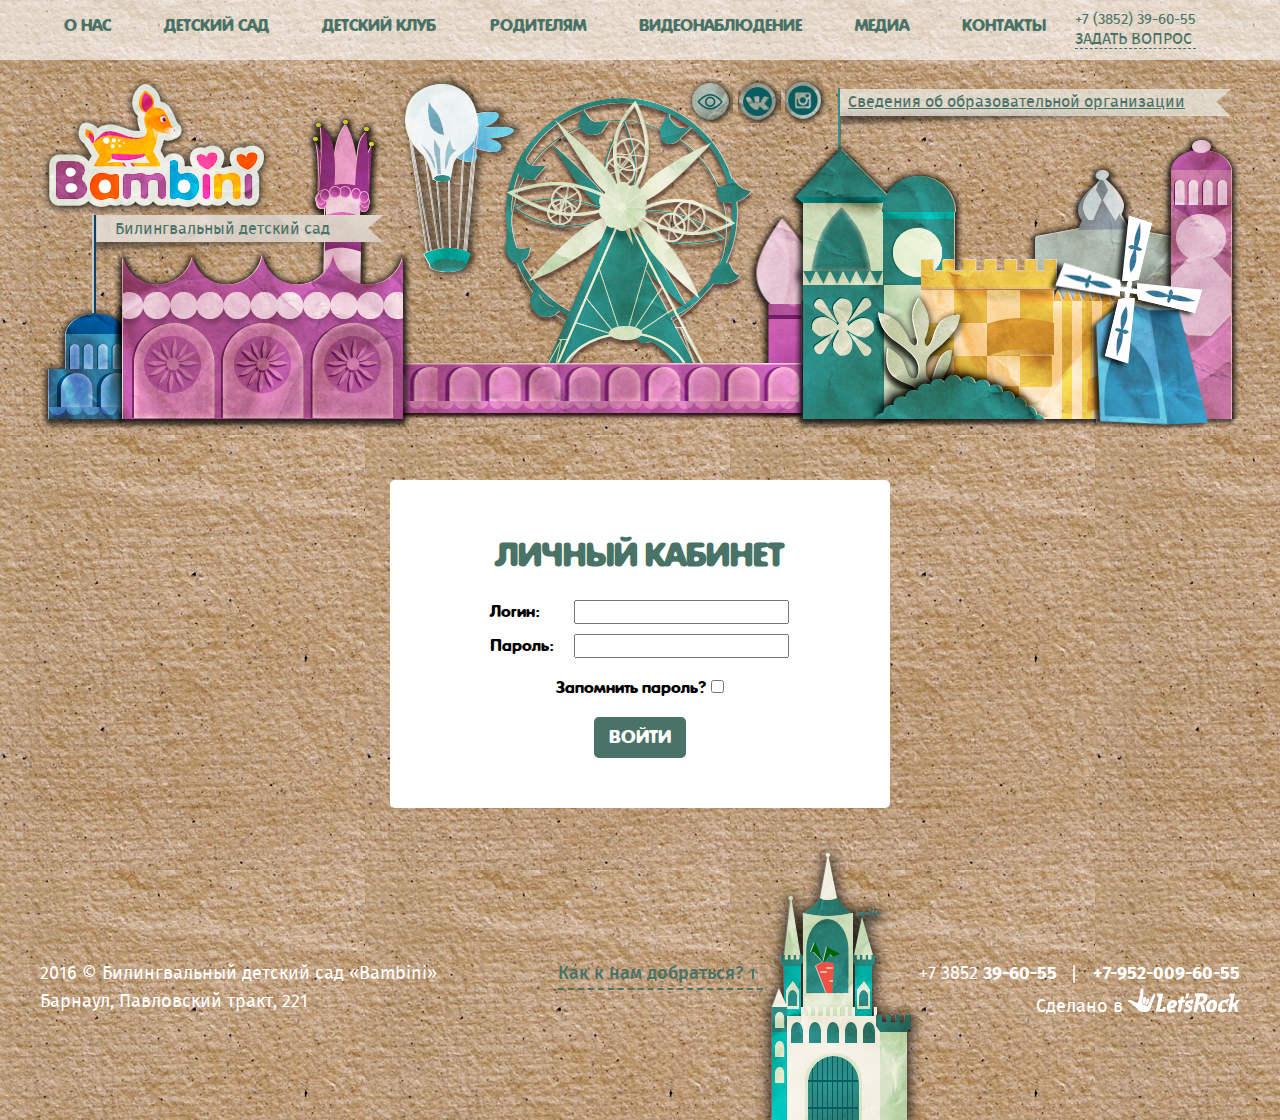
<file: auth.html>
<!DOCTYPE html>
<html lang="ru">

    <head>
        <meta charset="utf-8">
        <meta http-equiv="x-ua-compatible" content="ie=edge">
        <title>Билингвальный детский сад - Бамбини</title>
        <meta content="" name="description">
        <meta content="" name="keywords">
        <meta name="viewport" content="width=device-width, initial-scale=1.0">
        <meta content="telephone=no" name="format-detection">
        <meta name="HandheldFriendly" content="true">
        <link href="static/css/main.min.css" rel="stylesheet" type="text/css">
        <link rel="icon" type="image/x-icon" href="favicon.ico">
        <script src="https://api-maps.yandex.ru/2.1/?lang=ru_RU" type="text/javascript"></script>
    </head>

    <body class="page">
        <header class="header">
            <div class="header header_top">
                <div class="wrapper">
                    <div class="header__menu-wrap">
                        <button class="header__menu btn btn_menu">
                        </button>
                    </div>
                    <div class="navigation">
                        <ul class="navigation__list">
                            <li class="navigation__item"><a class="navigation__link" href="#">О нас</a>
                            </li>
                            <li class="navigation__item navigation__item_drop"><a class="navigation__link">Детский сад</a>
                                <div class="navigation navigation_drop drop">
                                    <div class="drop__head">
                                        <button class="drop__btn btn btn_back">
                                        </button><span class="drop__title">Детский сад</span>
                                    </div>
                                    <ul class="drop__list">
                                        <li class="drop__item"><a class="drop__link" href="today.html">Режим дня</a>
                                        </li>
                                        <li class="drop__item"><a class="drop__link" href="today.html">Расписание занятий</a>
                                        </li>
                                        <li class="drop__item"><a class="drop__link" href="#">Питание</a>
                                        </li>
                                        <li class="drop__item"><a class="drop__link" href="#">Индивидуальные занятия</a>
                                        </li>
                                        <li class="drop__item"><a class="drop__link" href="pay.html">Стоимость</a>
                                        </li>
                                    </ul>
                                </div>
                            </li>
                            <li class="navigation__item navigation__item_drop"><a class="navigation__link">Детский клуб</a>
                                <div class="navigation navigation_drop drop">
                                    <div class="drop__head">
                                        <button class="drop__btn btn btn_back">
                                        </button><span class="drop__title">Детский клуб</span>
                                    </div>
                                    <ul class="drop__list">
                                        <li class="drop__item"><a class="drop__link" href="#">О клубе</a>
                                        </li>
                                        <li class="drop__item"><a class="drop__link" href="today.html">Занятия</a>
                                        </li>
                                        <li class="drop__item"><a class="drop__link" href="#">Педагоги</a>
                                        </li>
                                        <li class="drop__item"><a class="drop__link" href="#">Клубная жизнь</a>
                                        </li>
                                        <li class="drop__item"><a class="drop__link" href="pay.html">Стоимость</a>
                                        </li>
                                    </ul>
                                </div>
                            </li>
                            <li class="navigation__item navigation__item_drop"><a class="navigation__link">Родителям</a>
                                <div class="navigation navigation_drop drop">
                                    <div class="drop__head">
                                        <button class="drop__btn btn btn_back">
                                        </button><span class="drop__title">Родителям</span>
                                    </div>
                                    <ul class="drop__list">
                                        <li class="drop__item"><a class="drop__link" href="#">Памятка</a>
                                        </li>
                                        <li class="drop__item"><a class="drop__link" href="parents.html">Вопрос-ответ</a>
                                        </li>
                                        <li class="drop__item"><a class="drop__link" href="#">Личный кабинет</a>
                                        </li>
                                    </ul>
                                </div>
                            </li>
                            <li class="navigation__item"><a class="navigation__link" href="#">Видеонаблюдение</a>
                            </li>
                            <li class="navigation__item"><a class="navigation__link" href="media.html">Медиа</a>
                            </li>
                            <li class="navigation__item"><a class="navigation__link" href="#">Контакты</a>
                            </li>
                        </ul>
                    </div>
                    <div class="header__contact"><a class="header__link header__link_phone icons icons icons_menu" href="tel:+73852396055"><i class="icons icon-phone"></i>+7 (3852) <strong>39-60-55</strong></a><a class="header__link header__link_question" href=""><i class="icons icon-phone"></i>Задать вопрос</a>
                    </div>
                </div>
            </div>
            <div class="wrapper">
                <div class="header header_main">
                    <div class="header__wrap">
                        <a class="header__logo" href="index.html"></a>
                        <p class="header__subtitle">Билингвальный детский сад
                        </p><a class="header__link header__link_about" href="#">Сведения об образовательной организации</a>
                        <div class="header__links links">
                            <a class="links__link links__link_eye" href="special-index.html"></a>
                            <a class="links__link links__link_social links__link_vk" href="#"></a>
                            <a class="links__link links__link_social links__link_in" href="#"></a>
                        </div>
                        <div class="header__whell whell">
                        </div>
                        <div class="header__mill mill">
                            <div class="mill__wrap">
                            </div>
                        </div>
                    </div>
                </div>
            </div>
        </header>
        <div class="wrapper">
            <div class="auth">
                <h2 class="auth__title">Личный кабинет
                              </h2>
                <form class="auth__form">
                    <label class="auth__form-field"> <span class="auth__form-fieldname">Логин:</span>
                        <input type="text">
                    </label>
                    <label class="auth__form-field"> <span class="auth__form-fieldname">Пароль:</span>
                        <input type="password">
                    </label>
                    <label class="auth__form-check"><span class="auth__form-fieldname">Запомнить пароль?</span>
                        <input type="checkbox">
                    </label>
                    <button class="auth__login" type="submit">Войти
                    </button>
                </form>
            </div>
        </div>
        <footer class="footer">
            <div class="footer__map map">
            </div>
            <div class="wrapper">
                <div class="footer__content">
                    <div class="footer__info"><span class="footer__copy">2016 &copy; Билингвальный детский сад «Bambini»</span><span class="footer__adress">Барнаул, Павловский тракт, 221         </span>
                    </div>
                    <div class="footer__info"><a class="footer__link footer__link_found-us" href="#">Как к нам добраться?<span class="icons icon-arrow"></span></a><a class="footer__link footer__link_found-us footer__link_hide" href="#">свернуть карту</a>
                    </div>
                    <div class="navigation navigation_footer">
                        <ul class="navigation__list">
                            <li class="navigation__item"><a class="navigation__link" href="#">О нас</a>
                            </li>
                            <li class="navigation__item"><a class="navigation__link" href="today.html">Детский сад</a>
                            </li>
                            <li class="navigation__item navigation__item_drop"><a class="navigation__link">Детский клуб</a>
                            </li>
                            <li class="navigation__item"><a class="navigation__link" href="parents.html">Родителям</a>
                            </li>
                            <li class="navigation__item"><a class="navigation__link" href="#">Видеонаблюдение</a>
                            </li>
                            <li class="navigation__item"><a class="navigation__link" href="media.html">Медиа</a>
                            </li>
                            <li class="navigation__item"><a class="navigation__link" href="#">Контакты</a>
                            </li>
                        </ul>
                    </div>
                    <div class="footer__info"><a class="footer__link footer__link_phone" href="tel:+73852396055">+7 3852 <strong>39-60-55</strong></a><a class="footer__link footer__link_phone" href="tel:+79520096055"><strong>+7-952-009-60-55</strong></a><span class="footer__developed-by">Сделано в <a class="footer__link footer__link_letsrock" href="http://www.letsrock.pro" target="_blank" title="Digital Агенство - Let's Rock!"> 
                                                            <svg id="letsrock" version="1.1" xmlns="http://www.w3.org/2000/svg" xmlns:xlink="http://www.w3.org/1999/xlink" x="0px" y="0px" viewbox="-33 353.4 63.6 13.9" style="enable-background:new -33 353.4 63.6 13.9;" xml:space="preserve">
                                                              <g>
                                                                <path d="M-20,364.4c0.7-2.2,1.3-3.6,2.1-5.7c0.3-0.7,0.5-1.1,0.4-1.5c-0.1-0.7-0.6-0.9-1-0.3c-0.1,0.1-0.1,0.2-0.2,0.3                                    c-0.3,0.4-0.5,0.9-0.8,1.4c-0.9,1.6-1.6,3.7-2.1,4.4c-0.6,1-1.5,0.8-1.8-0.2c-0.7,0.5-1.5,0-1.5-0.9c0-0.8,0.2-1.8,0.3-2.6                                    c0.1-1,0.4-3.6,0.4-5c0-0.2,0-0.3-0.1-0.4c-0.2-0.5-0.6-0.5-1.1-0.2c-0.2,0.2-0.4,0.5-0.5,0.9c-0.2,0.6-0.2,1.3-0.3,2                                    c-0.1,0.5-0.8,4.6-1,4.9c-0.5,1.1-2.5-0.8-3.9-1.2c-1.6-0.4-2.6,0.4-1.4,1.1c0.8,0.5,3.4,2.5,4,3.2c0.2,0.2,0.2,0.2,0.4,0.3                                    c0.2,0.2,0.4,0.4,0.6,0.7c1.4,1.3,4,2,5.9,1c0.4-0.2,0.5-0.3,0.8-0.6C-20.3,365.4-20.2,365-20,364.4L-20,364.4z"></path>
                                                                <path id="R_1_" d="M7.4,361.3l0.6-3.1c0.9,0,2.4-0.3,1.8,1.8C9.3,361.4,8.4,361.3,7.4,361.3L7.4,361.3z M4.1,366.9h2.1l0.9-4                                    c1.2-0.1,1.2,0.7,1.4,1.5l0.5,2.5H11l-0.5-2.6c-0.1-0.6-0.4-1.1-0.6-1.4c-0.1-0.1-0.3-0.2-0.4-0.3c0.3-0.2,0.6-0.3,0.9-0.5                                    c0.4-0.3,0.8-0.6,1.2-1.3c0.5-0.9,0.7-2.2,0.3-3.2c-0.5-1-1.3-1.2-2.8-1.2c-1.3,0-2.6,0-4,0l-0.3,1.6h1.1L4.1,366.9z"></path>
                                                                <path id="к_1_" d="M23.8,366.9h1.9l0.7-2.9c0.8-0.1,0.9,0.4,1,1.2l0.3,1.7l1.9,0l-0.3-1.3c-0.3-1.2-0.2-1.5-0.9-2.2l2.2-3.2l-2,0                                    c-0.5,0.7-0.9,1.5-1.4,2.2h-0.6c0-0.6,1-4.7,1.2-5.9h-3.1l-0.3,1.6h1.1C25.4,359.6,23.8,366.2,23.8,366.9L23.8,366.9z"></path>
                                                                <polyline points="-11.4,364.2 -13.2,364.2 -13.4,365.3 -14.8,365.3 -13,356.5 -16.3,356.6 -16.7,358.2 -15.5,358.2 -17.3,366.9                                     -12,366.9 	"></polyline>
                                                                <path id="о_1_" d="M13.5,364.9c-0.1-0.4-0.1-0.9,0.1-1.5c0.2-0.7,0.7-1.8,1.5-1.5c0.7,0.2,0.7,2.1,0,3.1                                    C14.6,365.8,13.8,365.9,13.5,364.9L13.5,364.9z M12.9,367.1c0.2,0.1,0.4,0.1,0.6,0.1c1.7,0.2,2.6-0.5,3.1-1.2                                    c0.5-0.6,0.6-1.1,0.8-1.9c0.3-1,0.4-2.2-0.2-3.1c-0.7-0.9-2.1-1.2-3.4-0.7c-1,0.4-1.8,1.3-2.2,2.5c-0.2,0.6-0.3,1.3-0.3,2                                    C11.5,366,12,366.7,12.9,367.1L12.9,367.1z"></path>
                                                                <path d="M-8.8,363.5c0.1-0.7,0.5-1.5,1.1-1.7c0.5-0.1,0.7,0.3,0.6,0.7c0,0.2-0.1,0.4-0.3,0.6C-7.7,363.5-8.2,363.5-8.8,363.5                                    L-8.8,363.5z M-10.4,366.6c1.1,1.3,3.3,0.4,4.3,0.1l-0.3-1.4c-0.9,0.3-2.1,0.9-2.5-0.4c1.4,0.1,2.7-0.3,3.4-1.6                                    c1.8-3.1-2.6-4.2-4.5-1.7c-0.7,0.9-1,1.8-1,3C-11,364.5-11.1,365.6-10.4,366.6z"></path>
                                                                <path d="M-0.6,363.1c0.3,1.1,1.9,1.3,2.1,1.8c0.4,0.9-1.4,1.1-2.4,0.3l-0.7,1.4c0.5,0.7,2.1,0.8,3.1,0.6c1.2-0.3,1.9-1.2,2-2.4                                    c0-0.5-0.1-0.8-0.6-1.3c-0.4-0.4-0.9-0.5-1.3-0.7c-0.2-0.1-0.3-0.2-0.3-0.4c0-0.5,0.4-0.5,1-0.4l-0.1,0.7l1.4,0l0.9-2.7l-1.7,0                                    l-0.1,0.4c-0.8-0.1-1.8-0.1-2.5,0.4C0.4,360.7-0.9,361.7-0.6,363.1z"></path>
                                                                <path id="C_1_" d="M18.9,366.7c0.2,0.2,0.4,0.3,0.8,0.4c0.4,0.1,1,0.2,1.4,0.1c0.3,0,0.5-0.1,0.8-0.2c0.3-0.1,0.5-0.2,0.7-0.3                                    c0.1-0.1,0.2-0.1,0.4-0.2l-0.3-1.4c-0.6,0.2-2.8,1.3-2.5-1.2c0.1-1.4,0.6-2.4,2.2-2.2l-0.1,0.7l1.3,0l0.9-2.7h-1.6l-0.1,0.5                                    c-1.9-0.2-2.9,0.3-3.7,1.4c-0.7,0.9-1,2.1-0.9,3.4C18.2,365.7,18.4,366.3,18.9,366.7L18.9,366.7z"></path>
                                                                <polygon points="-4.9,366.9 -3,366.9 -2,361.8 -0.9,361.8 -0.4,360.2 -1.6,360.2 -1.2,358.2 -2.8,358.2 -3.4,360.2 -4.4,360.2                                     -4.7,361.8 -3.9,361.8 	"></polygon>
                                                                <path d="M-23.4,362c0.4-0.8,0.6-1.9,0.7-2.6c0.1-0.7-0.1-1-0.8-1.1c-0.2,0-0.4,0-0.6,0.1c-0.3,0.2-0.2,0.5-0.3,1.1                                    c-0.2,1.2-0.5,2.5,0,2.9C-23.9,363-23.6,362.4-23.4,362L-23.4,362z"></path>
                                                                <path d="M-21.9,362.7c0.6-0.9,1.3-2.6,0.9-3.1c-0.3-0.4-1.1-0.7-1.4,0c-0.2,0.5-0.4,1.4-0.5,1.9c-0.2,0.5-0.4,1.2-0.2,1.6                                    C-22.7,363.7-22.1,363.1-21.9,362.7L-21.9,362.7z"></path>
                                                                <polygon points="-0.5,359.3 0.8,359.3 1.8,356.5 0.1,356.5 	"></polygon>
                                                              </g>
                                                            </svg></a></span>
                    </div>
                </div>
            </div>
        </footer>
        <div class="modal modal_question">
            <button class="modal__btn modal__btn_close b-close">
            </button>
            <h3 class="modal__title section-title">Задать вопрос
                              </h3>
            <form class="modal__form">
                <label class="modal__input">
                    <INPUT type="text" placeholder="Ваше имя *"></INPUT>
                </label>
                <label class="modal__input">
                    <INPUT class="input" type="text" placeholder="Ваш e-mail *"></INPUT>
                </label>
                <label class="modal__input">
                    <INPUT class="input" type="text" placeholder="Ваш номер телефона"></INPUT>
                </label>
                <textarea class="modal__textarea" placeholder="Ваш вопрос *"></textarea><span class="modal__tip">* - поля обязательные к заполнению</span>
                <button class="modal__btn modal__btn_send">Отправить
                </button>
            </form>
        </div>
        <div class="modal modal_menu">
            <button class="modal__btn modal__btn_close b-close">
            </button>
        </div>


        <script src="static/js/main.min.js"></script>
    </body>

</html>
</file>
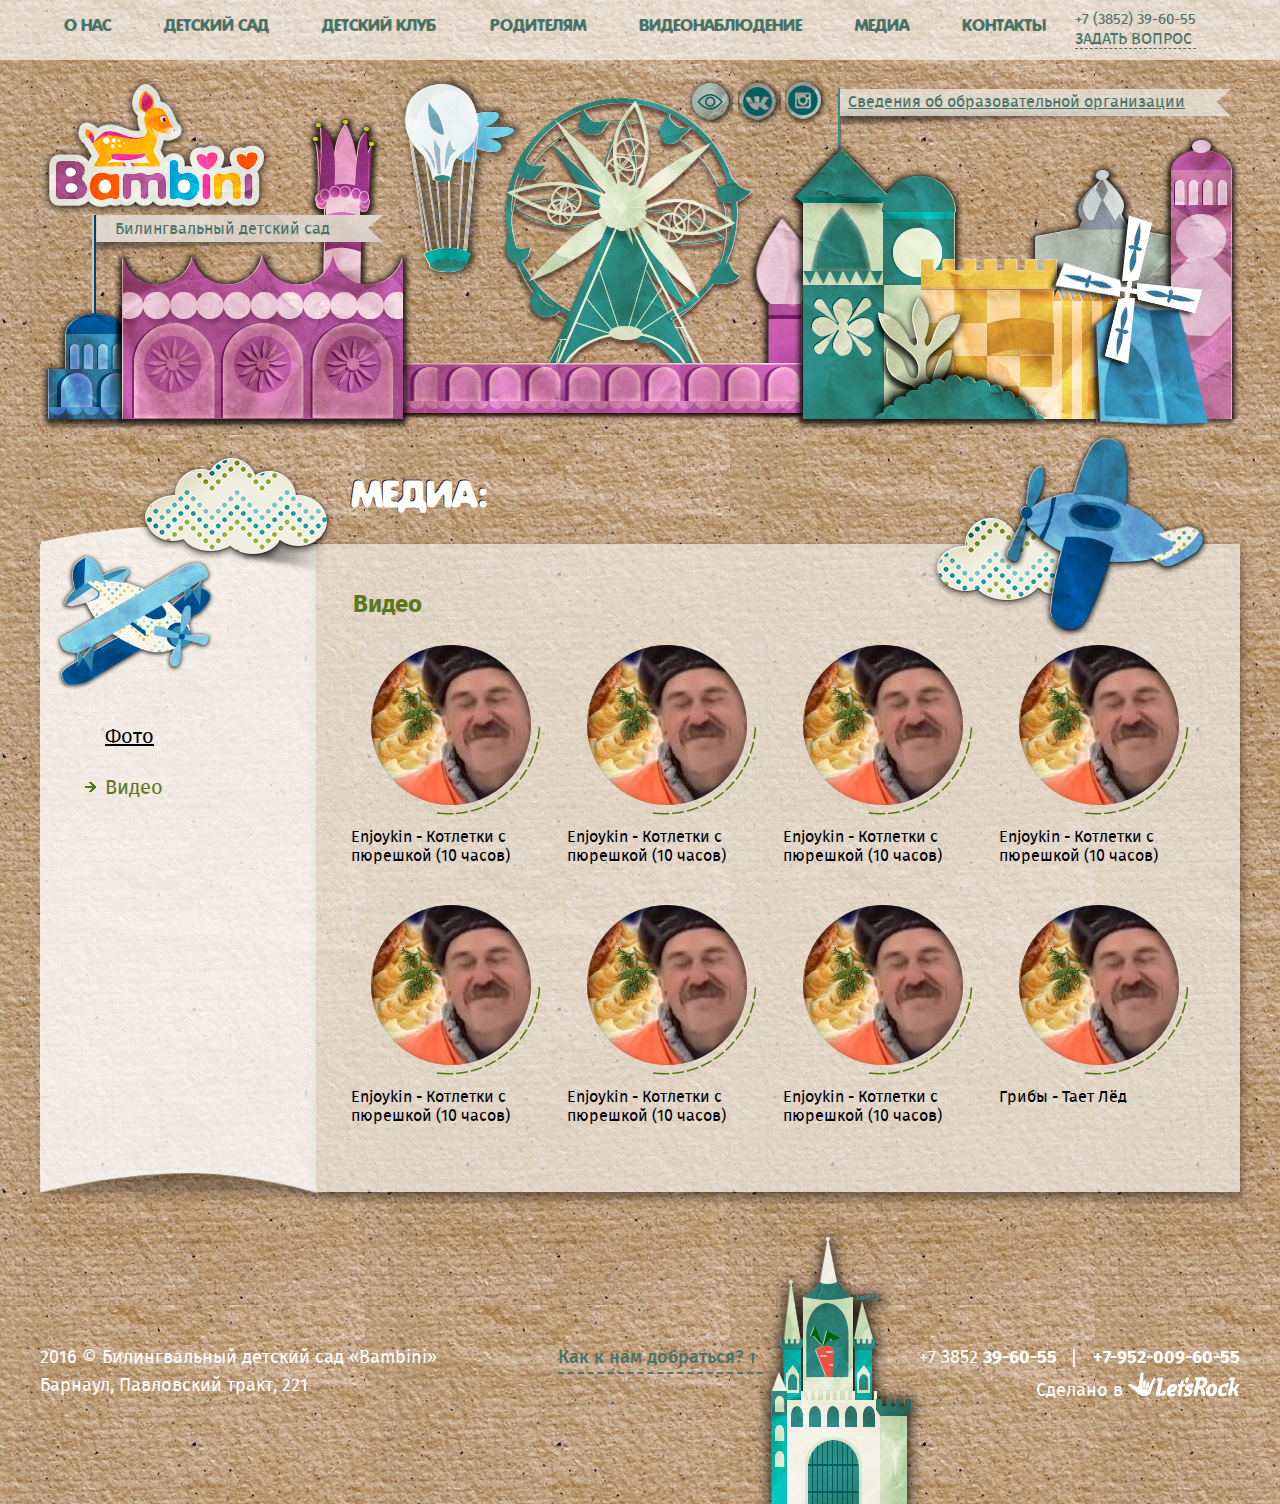
<file: media-videos.html>
<!DOCTYPE html>
<html lang="ru">

    <head>
        <meta charset="utf-8">
        <meta http-equiv="x-ua-compatible" content="ie=edge">
        <title>Видео</title>
        <meta content="" name="description">
        <meta content="" name="keywords">
        <meta name="viewport" content="width=device-width, initial-scale=1.0">
        <meta content="telephone=no" name="format-detection">
        <meta name="HandheldFriendly" content="true">
        <link href="static/css/main.min.css" rel="stylesheet" type="text/css">
        <link rel="icon" type="image/x-icon" href="favicon.ico">
        <script src="https://api-maps.yandex.ru/2.1/?lang=ru_RU" type="text/javascript"></script>
    </head>

    <body class="page">
        <header class="header">
            <div class="header header_top">
                <div class="wrapper">
                    <div class="header__menu-wrap">
                        <button class="header__menu btn btn_menu">
                        </button>
                    </div>
                    <div class="navigation">
                        <ul class="navigation__list">
                            <li class="navigation__item"><a class="navigation__link" href="#">О нас</a>
                            </li>
                            <li class="navigation__item navigation__item_drop"><a class="navigation__link">Детский сад</a>
                                <div class="navigation navigation_drop drop">
                                    <div class="drop__head">
                                        <button class="drop__btn btn btn_back">
                                        </button><span class="drop__title">Детский сад</span>
                                    </div>
                                    <ul class="drop__list">
                                        <li class="drop__item"><a class="drop__link" href="today.html">Режим дня</a>
                                        </li>
                                        <li class="drop__item"><a class="drop__link" href="today.html">Расписание занятий</a>
                                        </li>
                                        <li class="drop__item"><a class="drop__link" href="#">Питание</a>
                                        </li>
                                        <li class="drop__item"><a class="drop__link" href="#">Индивидуальные занятия</a>
                                        </li>
                                        <li class="drop__item"><a class="drop__link" href="pay.html">Стоимость</a>
                                        </li>
                                    </ul>
                                </div>
                            </li>
                            <li class="navigation__item navigation__item_drop"><a class="navigation__link">Детский клуб</a>
                                <div class="navigation navigation_drop drop">
                                    <div class="drop__head">
                                        <button class="drop__btn btn btn_back">
                                        </button><span class="drop__title">Детский клуб</span>
                                    </div>
                                    <ul class="drop__list">
                                        <li class="drop__item"><a class="drop__link" href="#">О клубе</a>
                                        </li>
                                        <li class="drop__item"><a class="drop__link" href="today.html">Занятия</a>
                                        </li>
                                        <li class="drop__item"><a class="drop__link" href="#">Педагоги</a>
                                        </li>
                                        <li class="drop__item"><a class="drop__link" href="#">Клубная жизнь</a>
                                        </li>
                                        <li class="drop__item"><a class="drop__link" href="pay.html">Стоимость</a>
                                        </li>
                                    </ul>
                                </div>
                            </li>
                            <li class="navigation__item navigation__item_drop"><a class="navigation__link">Родителям</a>
                                <div class="navigation navigation_drop drop">
                                    <div class="drop__head">
                                        <button class="drop__btn btn btn_back">
                                        </button><span class="drop__title">Родителям</span>
                                    </div>
                                    <ul class="drop__list">
                                        <li class="drop__item"><a class="drop__link" href="#">Памятка</a>
                                        </li>
                                        <li class="drop__item"><a class="drop__link" href="parents.html">Вопрос-ответ</a>
                                        </li>
                                        <li class="drop__item"><a class="drop__link" href="#">Личный кабинет</a>
                                        </li>
                                    </ul>
                                </div>
                            </li>
                            <li class="navigation__item"><a class="navigation__link" href="#">Видеонаблюдение</a>
                            </li>
                            <li class="navigation__item"><a class="navigation__link" href="media.html">Медиа</a>
                            </li>
                            <li class="navigation__item"><a class="navigation__link" href="#">Контакты</a>
                            </li>
                        </ul>
                    </div>
                    <div class="header__contact"><a class="header__link header__link_phone icons icons icons_menu" href="tel:+73852396055"><i class="icons icon-phone"></i>+7 (3852) <strong>39-60-55</strong></a><a class="header__link header__link_question" href=""><i class="icons icon-phone"></i>Задать вопрос</a>
                    </div>
                </div>
            </div>
            <div class="wrapper">
                <div class="header header_main">
                    <div class="header__wrap">
                        <a class="header__logo" href="index.html"></a>
                        <p class="header__subtitle">Билингвальный детский сад
                        </p><a class="header__link header__link_about" href="#">Сведения об образовательной организации</a>
                        <div class="header__links links">
                            <a class="links__link links__link_eye" href="special-index.html"></a>
                            <a class="links__link links__link_social links__link_vk" href="#"></a>
                            <a class="links__link links__link_social links__link_in" href="#"></a>
                        </div>
                        <div class="header__whell whell">
                        </div>
                        <div class="header__mill mill">
                            <div class="mill__wrap">
                            </div>
                        </div>
                    </div>
                </div>
            </div>
        </header>
        <div class="page__wrapper">
            <div class="page__wrapper page__wrapper_inner">
                <h2 class="page__title section-title">Медиа:
                                      </h2>
                <div class="page__side">
                    <ul class="sidebar">
                        <li class="sidebar__item"><a class="sidebar__link" href="media.html">Фото</a>
                        </li>
                        <li class="sidebar__item"><a class="sidebar__link sidebar__link_active" href="media-videos.html">Видео</a>
                        </li>
                    </ul>
                </div>
                <div class="page__body">
                    <section class="media media_videos">
                        <h2 class="media__title section-title section-title_inner">Видео
                                                          </h2>
                        <ul class="media__list">
                            <li class="video">
                                <button class="video__btn" data-modal="video" data-video="https://www.youtube.com/watch?v=kTKaCEv4iCE">
                                    <div class="video__preview">
                                        <div class="video__preview video__preview_wrap">
                                            <img src="static//img/content/preview.jpg" alt="Превью">
                                        </div>
                                    </div>
                                    <p class="video__title">Enjoykin - Котлетки с пюрешкой (10 часов)
                                    </p>
                                </button>
                            </li>
                            <li class="video">
                                <button class="video__btn" data-modal="video" data-video="https://www.youtube.com/watch?v=kTKaCEv4iCE">
                                    <div class="video__preview">
                                        <div class="video__preview video__preview_wrap">
                                            <img src="static//img/content/preview.jpg" alt="Превью">
                                        </div>
                                    </div>
                                    <p class="video__title">Enjoykin - Котлетки с пюрешкой (10 часов)
                                    </p>
                                </button>
                            </li>
                            <li class="video">
                                <button class="video__btn" data-modal="video" data-video="https://www.youtube.com/watch?v=kTKaCEv4iCE">
                                    <div class="video__preview">
                                        <div class="video__preview video__preview_wrap">
                                            <img src="static//img/content/preview.jpg" alt="Превью">
                                        </div>
                                    </div>
                                    <p class="video__title">Enjoykin - Котлетки с пюрешкой (10 часов)
                                    </p>
                                </button>
                            </li>
                            <li class="video">
                                <button class="video__btn" data-modal="video" data-video="https://www.youtube.com/watch?v=kTKaCEv4iCE">
                                    <div class="video__preview">
                                        <div class="video__preview video__preview_wrap">
                                            <img src="static//img/content/preview.jpg" alt="Превью">
                                        </div>
                                    </div>
                                    <p class="video__title">Enjoykin - Котлетки с пюрешкой (10 часов)
                                    </p>
                                </button>
                            </li>
                            <li class="video">
                                <button class="video__btn" data-modal="video" data-video="https://www.youtube.com/watch?v=kTKaCEv4iCE">
                                    <div class="video__preview">
                                        <div class="video__preview video__preview_wrap">
                                            <img src="static//img/content/preview.jpg" alt="Превью">
                                        </div>
                                    </div>
                                    <p class="video__title">Enjoykin - Котлетки с пюрешкой (10 часов)
                                    </p>
                                </button>
                            </li>
                            <li class="video">
                                <button class="video__btn" data-modal="video" data-video="https://www.youtube.com/watch?v=kTKaCEv4iCE">
                                    <div class="video__preview">
                                        <div class="video__preview video__preview_wrap">
                                            <img src="static//img/content/preview.jpg" alt="Превью">
                                        </div>
                                    </div>
                                    <p class="video__title">Enjoykin - Котлетки с пюрешкой (10 часов)
                                    </p>
                                </button>
                            </li>
                            <li class="video">
                                <button class="video__btn" data-modal="video" data-video="https://www.youtube.com/watch?v=kTKaCEv4iCE">
                                    <div class="video__preview">
                                        <div class="video__preview video__preview_wrap">
                                            <img src="static//img/content/preview.jpg" alt="Превью">
                                        </div>
                                    </div>
                                    <p class="video__title">Enjoykin - Котлетки с пюрешкой (10 часов)
                                    </p>
                                </button>
                            </li>
                            <li class="video">
                                <button class="video__btn" data-modal="video" data-video="https://youtu.be/i9AHJkHqkpw">
                                    <div class="video__preview">
                                        <div class="video__preview video__preview_wrap">
                                            <img src="static//img/content/preview.jpg" alt="Превью">
                                        </div>
                                    </div>
                                    <p class="video__title">Грибы - Тает Лёд
                                    </p>
                                </button>
                            </li>
                        </ul>
                    </section>
                </div>
            </div>
        </div>
        <footer class="footer">
            <div class="footer__map map">
            </div>
            <div class="wrapper">
                <div class="footer__content">
                    <div class="footer__info"><span class="footer__copy">2016 &copy; Билингвальный детский сад «Bambini»</span><span class="footer__adress">Барнаул, Павловский тракт, 221         </span>
                    </div>
                    <div class="footer__info"><a class="footer__link footer__link_found-us" href="#">Как к нам добраться?<span class="icons icon-arrow"></span></a><a class="footer__link footer__link_found-us footer__link_hide" href="#">свернуть карту</a>
                    </div>
                    <div class="navigation navigation_footer">
                        <ul class="navigation__list">
                            <li class="navigation__item"><a class="navigation__link" href="#">О нас</a>
                            </li>
                            <li class="navigation__item"><a class="navigation__link" href="today.html">Детский сад</a>
                            </li>
                            <li class="navigation__item navigation__item_drop"><a class="navigation__link">Детский клуб</a>
                            </li>
                            <li class="navigation__item"><a class="navigation__link" href="parents.html">Родителям</a>
                            </li>
                            <li class="navigation__item"><a class="navigation__link" href="#">Видеонаблюдение</a>
                            </li>
                            <li class="navigation__item"><a class="navigation__link" href="media.html">Медиа</a>
                            </li>
                            <li class="navigation__item"><a class="navigation__link" href="#">Контакты</a>
                            </li>
                        </ul>
                    </div>
                    <div class="footer__info"><a class="footer__link footer__link_phone" href="tel:+73852396055">+7 3852 <strong>39-60-55</strong></a><a class="footer__link footer__link_phone" href="tel:+79520096055"><strong>+7-952-009-60-55</strong></a><span class="footer__developed-by">Сделано в <a class="footer__link footer__link_letsrock" href="http://www.letsrock.pro" target="_blank" title="Digital Агенство - Let's Rock!"> 
                                                            <svg id="letsrock" version="1.1" xmlns="http://www.w3.org/2000/svg" xmlns:xlink="http://www.w3.org/1999/xlink" x="0px" y="0px" viewbox="-33 353.4 63.6 13.9" style="enable-background:new -33 353.4 63.6 13.9;" xml:space="preserve">
                                                              <g>
                                                                <path d="M-20,364.4c0.7-2.2,1.3-3.6,2.1-5.7c0.3-0.7,0.5-1.1,0.4-1.5c-0.1-0.7-0.6-0.9-1-0.3c-0.1,0.1-0.1,0.2-0.2,0.3                                    c-0.3,0.4-0.5,0.9-0.8,1.4c-0.9,1.6-1.6,3.7-2.1,4.4c-0.6,1-1.5,0.8-1.8-0.2c-0.7,0.5-1.5,0-1.5-0.9c0-0.8,0.2-1.8,0.3-2.6                                    c0.1-1,0.4-3.6,0.4-5c0-0.2,0-0.3-0.1-0.4c-0.2-0.5-0.6-0.5-1.1-0.2c-0.2,0.2-0.4,0.5-0.5,0.9c-0.2,0.6-0.2,1.3-0.3,2                                    c-0.1,0.5-0.8,4.6-1,4.9c-0.5,1.1-2.5-0.8-3.9-1.2c-1.6-0.4-2.6,0.4-1.4,1.1c0.8,0.5,3.4,2.5,4,3.2c0.2,0.2,0.2,0.2,0.4,0.3                                    c0.2,0.2,0.4,0.4,0.6,0.7c1.4,1.3,4,2,5.9,1c0.4-0.2,0.5-0.3,0.8-0.6C-20.3,365.4-20.2,365-20,364.4L-20,364.4z"></path>
                                                                <path id="R_1_" d="M7.4,361.3l0.6-3.1c0.9,0,2.4-0.3,1.8,1.8C9.3,361.4,8.4,361.3,7.4,361.3L7.4,361.3z M4.1,366.9h2.1l0.9-4                                    c1.2-0.1,1.2,0.7,1.4,1.5l0.5,2.5H11l-0.5-2.6c-0.1-0.6-0.4-1.1-0.6-1.4c-0.1-0.1-0.3-0.2-0.4-0.3c0.3-0.2,0.6-0.3,0.9-0.5                                    c0.4-0.3,0.8-0.6,1.2-1.3c0.5-0.9,0.7-2.2,0.3-3.2c-0.5-1-1.3-1.2-2.8-1.2c-1.3,0-2.6,0-4,0l-0.3,1.6h1.1L4.1,366.9z"></path>
                                                                <path id="к_1_" d="M23.8,366.9h1.9l0.7-2.9c0.8-0.1,0.9,0.4,1,1.2l0.3,1.7l1.9,0l-0.3-1.3c-0.3-1.2-0.2-1.5-0.9-2.2l2.2-3.2l-2,0                                    c-0.5,0.7-0.9,1.5-1.4,2.2h-0.6c0-0.6,1-4.7,1.2-5.9h-3.1l-0.3,1.6h1.1C25.4,359.6,23.8,366.2,23.8,366.9L23.8,366.9z"></path>
                                                                <polyline points="-11.4,364.2 -13.2,364.2 -13.4,365.3 -14.8,365.3 -13,356.5 -16.3,356.6 -16.7,358.2 -15.5,358.2 -17.3,366.9                                     -12,366.9 	"></polyline>
                                                                <path id="о_1_" d="M13.5,364.9c-0.1-0.4-0.1-0.9,0.1-1.5c0.2-0.7,0.7-1.8,1.5-1.5c0.7,0.2,0.7,2.1,0,3.1                                    C14.6,365.8,13.8,365.9,13.5,364.9L13.5,364.9z M12.9,367.1c0.2,0.1,0.4,0.1,0.6,0.1c1.7,0.2,2.6-0.5,3.1-1.2                                    c0.5-0.6,0.6-1.1,0.8-1.9c0.3-1,0.4-2.2-0.2-3.1c-0.7-0.9-2.1-1.2-3.4-0.7c-1,0.4-1.8,1.3-2.2,2.5c-0.2,0.6-0.3,1.3-0.3,2                                    C11.5,366,12,366.7,12.9,367.1L12.9,367.1z"></path>
                                                                <path d="M-8.8,363.5c0.1-0.7,0.5-1.5,1.1-1.7c0.5-0.1,0.7,0.3,0.6,0.7c0,0.2-0.1,0.4-0.3,0.6C-7.7,363.5-8.2,363.5-8.8,363.5                                    L-8.8,363.5z M-10.4,366.6c1.1,1.3,3.3,0.4,4.3,0.1l-0.3-1.4c-0.9,0.3-2.1,0.9-2.5-0.4c1.4,0.1,2.7-0.3,3.4-1.6                                    c1.8-3.1-2.6-4.2-4.5-1.7c-0.7,0.9-1,1.8-1,3C-11,364.5-11.1,365.6-10.4,366.6z"></path>
                                                                <path d="M-0.6,363.1c0.3,1.1,1.9,1.3,2.1,1.8c0.4,0.9-1.4,1.1-2.4,0.3l-0.7,1.4c0.5,0.7,2.1,0.8,3.1,0.6c1.2-0.3,1.9-1.2,2-2.4                                    c0-0.5-0.1-0.8-0.6-1.3c-0.4-0.4-0.9-0.5-1.3-0.7c-0.2-0.1-0.3-0.2-0.3-0.4c0-0.5,0.4-0.5,1-0.4l-0.1,0.7l1.4,0l0.9-2.7l-1.7,0                                    l-0.1,0.4c-0.8-0.1-1.8-0.1-2.5,0.4C0.4,360.7-0.9,361.7-0.6,363.1z"></path>
                                                                <path id="C_1_" d="M18.9,366.7c0.2,0.2,0.4,0.3,0.8,0.4c0.4,0.1,1,0.2,1.4,0.1c0.3,0,0.5-0.1,0.8-0.2c0.3-0.1,0.5-0.2,0.7-0.3                                    c0.1-0.1,0.2-0.1,0.4-0.2l-0.3-1.4c-0.6,0.2-2.8,1.3-2.5-1.2c0.1-1.4,0.6-2.4,2.2-2.2l-0.1,0.7l1.3,0l0.9-2.7h-1.6l-0.1,0.5                                    c-1.9-0.2-2.9,0.3-3.7,1.4c-0.7,0.9-1,2.1-0.9,3.4C18.2,365.7,18.4,366.3,18.9,366.7L18.9,366.7z"></path>
                                                                <polygon points="-4.9,366.9 -3,366.9 -2,361.8 -0.9,361.8 -0.4,360.2 -1.6,360.2 -1.2,358.2 -2.8,358.2 -3.4,360.2 -4.4,360.2                                     -4.7,361.8 -3.9,361.8 	"></polygon>
                                                                <path d="M-23.4,362c0.4-0.8,0.6-1.9,0.7-2.6c0.1-0.7-0.1-1-0.8-1.1c-0.2,0-0.4,0-0.6,0.1c-0.3,0.2-0.2,0.5-0.3,1.1                                    c-0.2,1.2-0.5,2.5,0,2.9C-23.9,363-23.6,362.4-23.4,362L-23.4,362z"></path>
                                                                <path d="M-21.9,362.7c0.6-0.9,1.3-2.6,0.9-3.1c-0.3-0.4-1.1-0.7-1.4,0c-0.2,0.5-0.4,1.4-0.5,1.9c-0.2,0.5-0.4,1.2-0.2,1.6                                    C-22.7,363.7-22.1,363.1-21.9,362.7L-21.9,362.7z"></path>
                                                                <polygon points="-0.5,359.3 0.8,359.3 1.8,356.5 0.1,356.5 	"></polygon>
                                                              </g>
                                                            </svg></a></span>
                    </div>
                </div>
            </div>
        </footer>
        <div class="modal modal_question">
            <button class="modal__btn modal__btn_close b-close">
            </button>
            <h3 class="modal__title section-title">Задать вопрос
                              </h3>
            <form class="modal__form">
                <label class="modal__input">
                    <INPUT type="text" placeholder="Ваше имя *"></INPUT>
                </label>
                <label class="modal__input">
                    <INPUT class="input" type="text" placeholder="Ваш e-mail *"></INPUT>
                </label>
                <label class="modal__input">
                    <INPUT class="input" type="text" placeholder="Ваш номер телефона"></INPUT>
                </label>
                <textarea class="modal__textarea" placeholder="Ваш вопрос *"></textarea><span class="modal__tip">* - поля обязательные к заполнению</span>
                <button class="modal__btn modal__btn_send">Отправить
                </button>
            </form>
        </div>
        <div class="modal modal_menu">
            <button class="modal__btn modal__btn_close b-close">
            </button>
        </div>
        <div class="modal modal_video">
            <button class="modal__btn modal__btn_close b-close">
            </button>
            <h3 class="modal__title">
                            </h3>
            <iframe width="100%" height="85%" frameborder="0" allowfullscreen></iframe>
        </div>


        <script src="static/js/main.min.js"></script>
    </body>

</html>
</file>
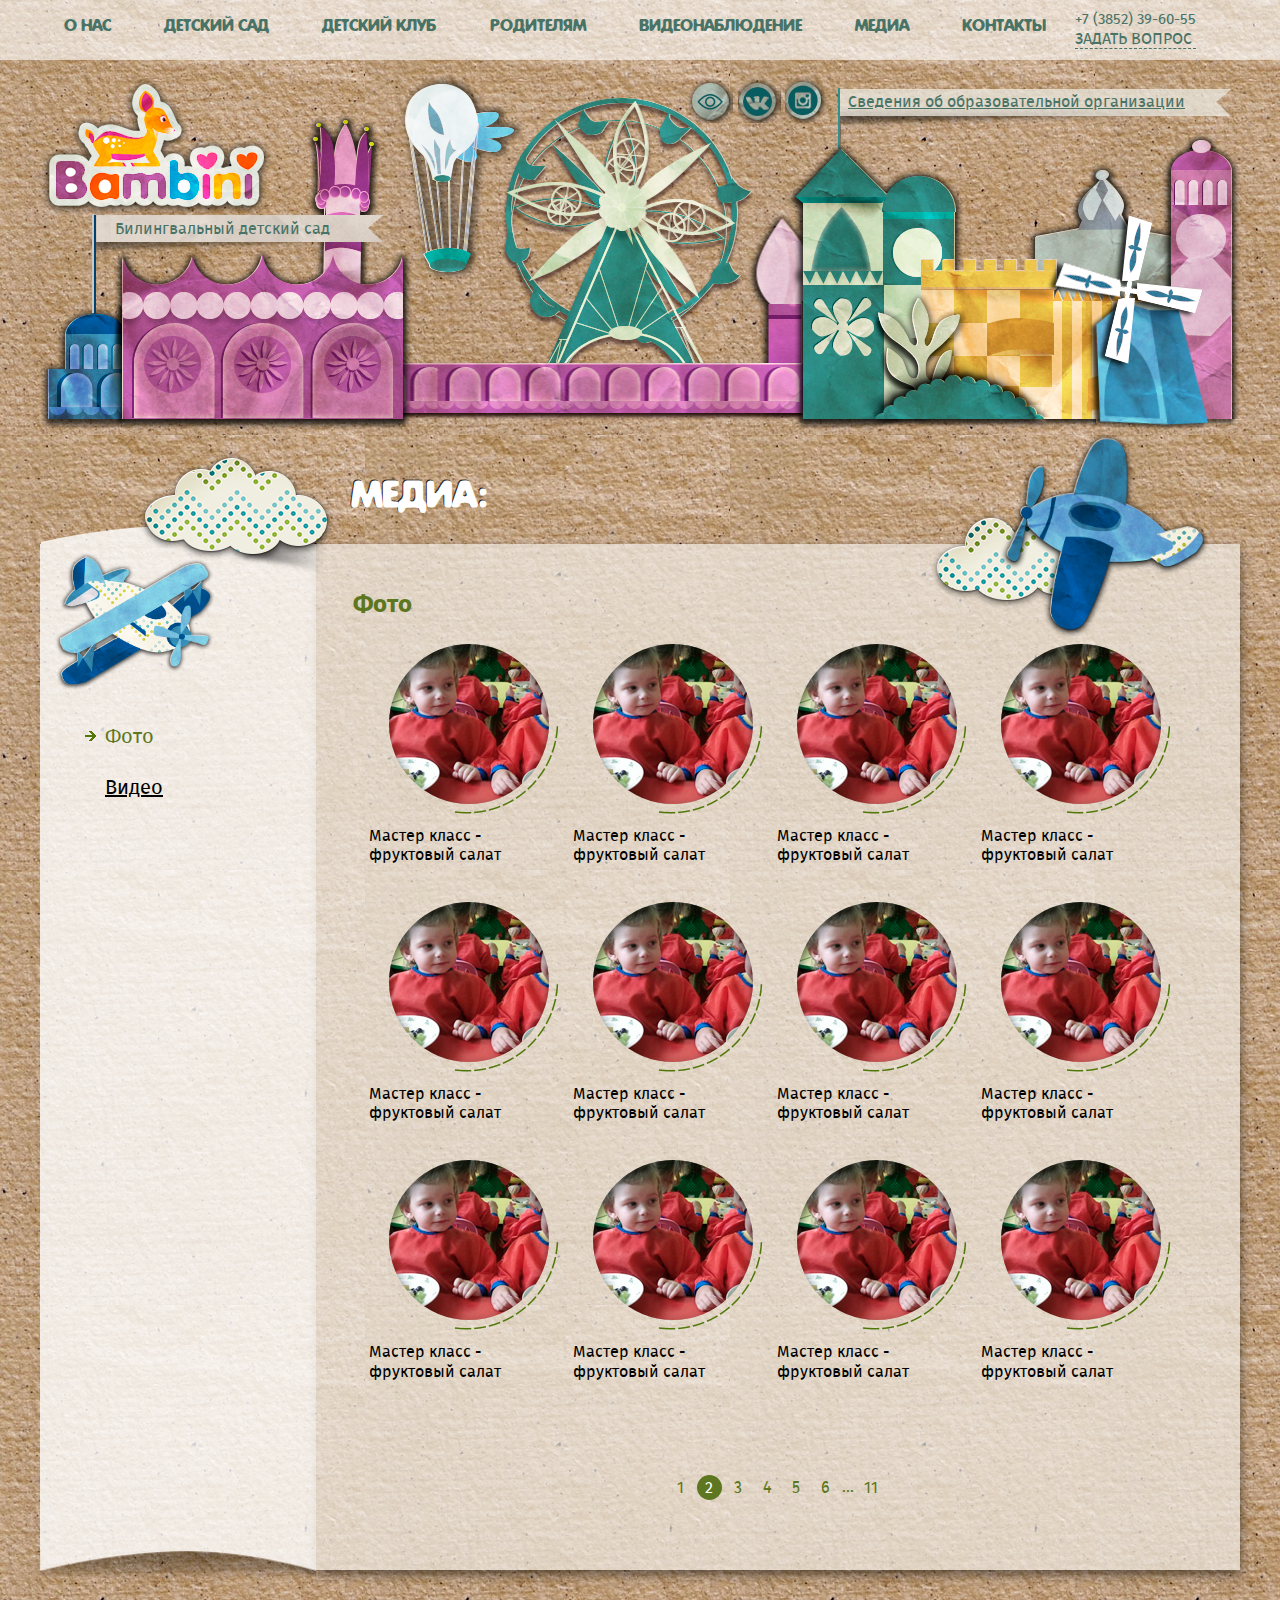
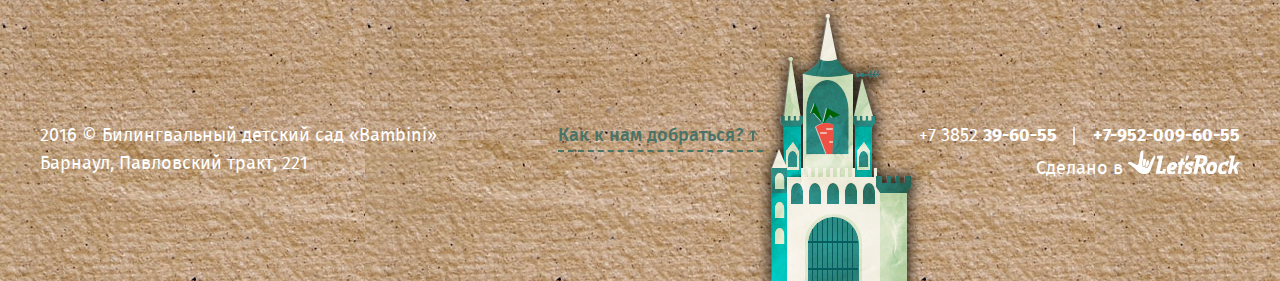
<file: media.html>
<!DOCTYPE html>
<html lang="ru">

    <head>
        <meta charset="utf-8">
        <meta http-equiv="x-ua-compatible" content="ie=edge">
        <title>Фото</title>
        <meta content="" name="description">
        <meta content="" name="keywords">
        <meta name="viewport" content="width=device-width, initial-scale=1.0">
        <meta content="telephone=no" name="format-detection">
        <meta name="HandheldFriendly" content="true">
        <link href="static/css/main.min.css" rel="stylesheet" type="text/css">
        <link rel="icon" type="image/x-icon" href="favicon.ico">
        <script src="https://api-maps.yandex.ru/2.1/?lang=ru_RU" type="text/javascript"></script>
    </head>

    <body class="page">
        <header class="header">
            <div class="header header_top">
                <div class="wrapper">
                    <div class="header__menu-wrap">
                        <button class="header__menu btn btn_menu">
                        </button>
                    </div>
                    <div class="navigation">
                        <ul class="navigation__list">
                            <li class="navigation__item"><a class="navigation__link" href="#">О нас</a>
                            </li>
                            <li class="navigation__item navigation__item_drop"><a class="navigation__link">Детский сад</a>
                                <div class="navigation navigation_drop drop">
                                    <div class="drop__head">
                                        <button class="drop__btn btn btn_back">
                                        </button><span class="drop__title">Детский сад</span>
                                    </div>
                                    <ul class="drop__list">
                                        <li class="drop__item"><a class="drop__link" href="today.html">Режим дня</a>
                                        </li>
                                        <li class="drop__item"><a class="drop__link" href="today.html">Расписание занятий</a>
                                        </li>
                                        <li class="drop__item"><a class="drop__link" href="#">Питание</a>
                                        </li>
                                        <li class="drop__item"><a class="drop__link" href="#">Индивидуальные занятия</a>
                                        </li>
                                        <li class="drop__item"><a class="drop__link" href="pay.html">Стоимость</a>
                                        </li>
                                    </ul>
                                </div>
                            </li>
                            <li class="navigation__item navigation__item_drop"><a class="navigation__link">Детский клуб</a>
                                <div class="navigation navigation_drop drop">
                                    <div class="drop__head">
                                        <button class="drop__btn btn btn_back">
                                        </button><span class="drop__title">Детский клуб</span>
                                    </div>
                                    <ul class="drop__list">
                                        <li class="drop__item"><a class="drop__link" href="#">О клубе</a>
                                        </li>
                                        <li class="drop__item"><a class="drop__link" href="today.html">Занятия</a>
                                        </li>
                                        <li class="drop__item"><a class="drop__link" href="#">Педагоги</a>
                                        </li>
                                        <li class="drop__item"><a class="drop__link" href="#">Клубная жизнь</a>
                                        </li>
                                        <li class="drop__item"><a class="drop__link" href="pay.html">Стоимость</a>
                                        </li>
                                    </ul>
                                </div>
                            </li>
                            <li class="navigation__item navigation__item_drop"><a class="navigation__link">Родителям</a>
                                <div class="navigation navigation_drop drop">
                                    <div class="drop__head">
                                        <button class="drop__btn btn btn_back">
                                        </button><span class="drop__title">Родителям</span>
                                    </div>
                                    <ul class="drop__list">
                                        <li class="drop__item"><a class="drop__link" href="#">Памятка</a>
                                        </li>
                                        <li class="drop__item"><a class="drop__link" href="parents.html">Вопрос-ответ</a>
                                        </li>
                                        <li class="drop__item"><a class="drop__link" href="#">Личный кабинет</a>
                                        </li>
                                    </ul>
                                </div>
                            </li>
                            <li class="navigation__item"><a class="navigation__link" href="#">Видеонаблюдение</a>
                            </li>
                            <li class="navigation__item"><a class="navigation__link" href="media.html">Медиа</a>
                            </li>
                            <li class="navigation__item"><a class="navigation__link" href="#">Контакты</a>
                            </li>
                        </ul>
                    </div>
                    <div class="header__contact"><a class="header__link header__link_phone icons icons icons_menu" href="tel:+73852396055"><i class="icons icon-phone"></i>+7 (3852) <strong>39-60-55</strong></a><a class="header__link header__link_question" href=""><i class="icons icon-phone"></i>Задать вопрос</a>
                    </div>
                </div>
            </div>
            <div class="wrapper">
                <div class="header header_main">
                    <div class="header__wrap">
                        <a class="header__logo" href="index.html"></a>
                        <p class="header__subtitle">Билингвальный детский сад
                        </p><a class="header__link header__link_about" href="#">Сведения об образовательной организации</a>
                        <div class="header__links links">
                            <a class="links__link links__link_eye" href="special-index.html"></a>
                            <a class="links__link links__link_social links__link_vk" href="#"></a>
                            <a class="links__link links__link_social links__link_in" href="#"></a>
                        </div>
                        <div class="header__whell whell">
                        </div>
                        <div class="header__mill mill">
                            <div class="mill__wrap">
                            </div>
                        </div>
                    </div>
                </div>
            </div>
        </header>
        <div class="page__wrapper">
            <div class="page__wrapper page__wrapper_inner">
                <h2 class="page__title section-title">Медиа:
                                      </h2>
                <div class="page__side">
                    <ul class="sidebar">
                        <li class="sidebar__item"><a class="sidebar__link sidebar__link_active" href="media.html">Фото</a>
                        </li>
                        <li class="sidebar__item"><a class="sidebar__link" href="media-videos.html">Видео</a>
                        </li>
                    </ul>
                </div>
                <div class="page__body">
                    <section class="media media_photos">
                        <h2 class="media__title section-title section-title_inner">Фото
                                                          </h2>
                        <ul class="media__list">
                            <li class="photo"><a class="photo__lightbox" href="static/img/assets/photos/photo1.jpg" data-lightbox="photos"><span class="photo__pic"><span class="photo__pic photo__pic_wrap"><img src="static/img/assets/photos/photo1.jpg" alt="Фото"></span></span>
                                                                                        <p class="photo__title">Мастер класс - фруктовый салат
                                                                                        </p></a>
                            </li>
                            <li class="photo"><a class="photo__lightbox" href="static/img/assets/photos/photo1.jpg" data-lightbox="photos"><span class="photo__pic"><span class="photo__pic photo__pic_wrap"><img src="static/img/assets/photos/photo1.jpg" alt="Фото"></span></span>
                                                                                        <p class="photo__title">Мастер класс - фруктовый салат
                                                                                        </p></a>
                            </li>
                            <li class="photo"><a class="photo__lightbox" href="static/img/assets/photos/photo1.jpg" data-lightbox="photos"><span class="photo__pic"><span class="photo__pic photo__pic_wrap"><img src="static/img/assets/photos/photo1.jpg" alt="Фото"></span></span>
                                                                                        <p class="photo__title">Мастер класс - фруктовый салат
                                                                                        </p></a>
                            </li>
                            <li class="photo"><a class="photo__lightbox" href="static/img/assets/photos/photo1.jpg" data-lightbox="photos"><span class="photo__pic"><span class="photo__pic photo__pic_wrap"><img src="static/img/assets/photos/photo1.jpg" alt="Фото"></span></span>
                                                                                        <p class="photo__title">Мастер класс - фруктовый салат
                                                                                        </p></a>
                            </li>
                            <li class="photo"><a class="photo__lightbox" href="static/img/assets/photos/photo1.jpg" data-lightbox="photos"><span class="photo__pic"><span class="photo__pic photo__pic_wrap"><img src="static/img/assets/photos/photo1.jpg" alt="Фото"></span></span>
                                                                                        <p class="photo__title">Мастер класс - фруктовый салат
                                                                                        </p></a>
                            </li>
                            <li class="photo"><a class="photo__lightbox" href="static/img/assets/photos/photo1.jpg" data-lightbox="photos"><span class="photo__pic"><span class="photo__pic photo__pic_wrap"><img src="static/img/assets/photos/photo1.jpg" alt="Фото"></span></span>
                                                                                        <p class="photo__title">Мастер класс - фруктовый салат
                                                                                        </p></a>
                            </li>
                            <li class="photo"><a class="photo__lightbox" href="static/img/assets/photos/photo1.jpg" data-lightbox="photos"><span class="photo__pic"><span class="photo__pic photo__pic_wrap"><img src="static/img/assets/photos/photo1.jpg" alt="Фото"></span></span>
                                                                                        <p class="photo__title">Мастер класс - фруктовый салат
                                                                                        </p></a>
                            </li>
                            <li class="photo"><a class="photo__lightbox" href="static/img/assets/photos/photo1.jpg" data-lightbox="photos"><span class="photo__pic"><span class="photo__pic photo__pic_wrap"><img src="static/img/assets/photos/photo1.jpg" alt="Фото"></span></span>
                                                                                        <p class="photo__title">Мастер класс - фруктовый салат
                                                                                        </p></a>
                            </li>
                            <li class="photo"><a class="photo__lightbox" href="static/img/assets/photos/photo1.jpg" data-lightbox="photos"><span class="photo__pic"><span class="photo__pic photo__pic_wrap"><img src="static/img/assets/photos/photo1.jpg" alt="Фото"></span></span>
                                                                                        <p class="photo__title">Мастер класс - фруктовый салат
                                                                                        </p></a>
                            </li>
                            <li class="photo"><a class="photo__lightbox" href="static/img/assets/photos/photo1.jpg" data-lightbox="photos"><span class="photo__pic"><span class="photo__pic photo__pic_wrap"><img src="static/img/assets/photos/photo1.jpg" alt="Фото"></span></span>
                                                                                        <p class="photo__title">Мастер класс - фруктовый салат
                                                                                        </p></a>
                            </li>
                            <li class="photo"><a class="photo__lightbox" href="static/img/assets/photos/photo1.jpg" data-lightbox="photos"><span class="photo__pic"><span class="photo__pic photo__pic_wrap"><img src="static/img/assets/photos/photo1.jpg" alt="Фото"></span></span>
                                                                                        <p class="photo__title">Мастер класс - фруктовый салат
                                                                                        </p></a>
                            </li>
                            <li class="photo"><a class="photo__lightbox" href="static/img/assets/photos/photo1.jpg" data-lightbox="photos"><span class="photo__pic"><span class="photo__pic photo__pic_wrap"><img src="static/img/assets/photos/photo1.jpg" alt="Фото"></span></span>
                                                                                        <p class="photo__title">Мастер класс - фруктовый салат
                                                                                        </p></a>
                            </li>
                        </ul>
                        <ul class="paginator">
                            <li class="paginator__page">
                                <button>1
                                </button>
                            </li>
                            <li class="paginator__page paginator__page_active">
                                <button>2
                                </button>
                            </li>
                            <li class="paginator__page">
                                <button>3
                                </button>
                            </li>
                            <li class="paginator__page">
                                <button>4
                                </button>
                            </li>
                            <li class="paginator__page">
                                <button>5
                                </button>
                            </li>
                            <li class="paginator__page">
                                <button>6
                                </button>
                            </li>
                            <li class="paginator__page">
                                <button>11
                                </button>
                            </li>
                        </ul>
                    </section>
                </div>
            </div>
        </div>
        <footer class="footer">
            <div class="footer__map map">
            </div>
            <div class="wrapper">
                <div class="footer__content">
                    <div class="footer__info"><span class="footer__copy">2016 &copy; Билингвальный детский сад «Bambini»</span><span class="footer__adress">Барнаул, Павловский тракт, 221         </span>
                    </div>
                    <div class="footer__info"><a class="footer__link footer__link_found-us" href="#">Как к нам добраться?<span class="icons icon-arrow"></span></a><a class="footer__link footer__link_found-us footer__link_hide" href="#">свернуть карту</a>
                    </div>
                    <div class="navigation navigation_footer">
                        <ul class="navigation__list">
                            <li class="navigation__item"><a class="navigation__link" href="#">О нас</a>
                            </li>
                            <li class="navigation__item"><a class="navigation__link" href="today.html">Детский сад</a>
                            </li>
                            <li class="navigation__item navigation__item_drop"><a class="navigation__link">Детский клуб</a>
                            </li>
                            <li class="navigation__item"><a class="navigation__link" href="parents.html">Родителям</a>
                            </li>
                            <li class="navigation__item"><a class="navigation__link" href="#">Видеонаблюдение</a>
                            </li>
                            <li class="navigation__item"><a class="navigation__link" href="media.html">Медиа</a>
                            </li>
                            <li class="navigation__item"><a class="navigation__link" href="#">Контакты</a>
                            </li>
                        </ul>
                    </div>
                    <div class="footer__info"><a class="footer__link footer__link_phone" href="tel:+73852396055">+7 3852 <strong>39-60-55</strong></a><a class="footer__link footer__link_phone" href="tel:+79520096055"><strong>+7-952-009-60-55</strong></a><span class="footer__developed-by">Сделано в <a class="footer__link footer__link_letsrock" href="http://www.letsrock.pro" target="_blank" title="Digital Агенство - Let's Rock!"> 
                                                            <svg id="letsrock" version="1.1" xmlns="http://www.w3.org/2000/svg" xmlns:xlink="http://www.w3.org/1999/xlink" x="0px" y="0px" viewbox="-33 353.4 63.6 13.9" style="enable-background:new -33 353.4 63.6 13.9;" xml:space="preserve">
                                                              <g>
                                                                <path d="M-20,364.4c0.7-2.2,1.3-3.6,2.1-5.7c0.3-0.7,0.5-1.1,0.4-1.5c-0.1-0.7-0.6-0.9-1-0.3c-0.1,0.1-0.1,0.2-0.2,0.3                                    c-0.3,0.4-0.5,0.9-0.8,1.4c-0.9,1.6-1.6,3.7-2.1,4.4c-0.6,1-1.5,0.8-1.8-0.2c-0.7,0.5-1.5,0-1.5-0.9c0-0.8,0.2-1.8,0.3-2.6                                    c0.1-1,0.4-3.6,0.4-5c0-0.2,0-0.3-0.1-0.4c-0.2-0.5-0.6-0.5-1.1-0.2c-0.2,0.2-0.4,0.5-0.5,0.9c-0.2,0.6-0.2,1.3-0.3,2                                    c-0.1,0.5-0.8,4.6-1,4.9c-0.5,1.1-2.5-0.8-3.9-1.2c-1.6-0.4-2.6,0.4-1.4,1.1c0.8,0.5,3.4,2.5,4,3.2c0.2,0.2,0.2,0.2,0.4,0.3                                    c0.2,0.2,0.4,0.4,0.6,0.7c1.4,1.3,4,2,5.9,1c0.4-0.2,0.5-0.3,0.8-0.6C-20.3,365.4-20.2,365-20,364.4L-20,364.4z"></path>
                                                                <path id="R_1_" d="M7.4,361.3l0.6-3.1c0.9,0,2.4-0.3,1.8,1.8C9.3,361.4,8.4,361.3,7.4,361.3L7.4,361.3z M4.1,366.9h2.1l0.9-4                                    c1.2-0.1,1.2,0.7,1.4,1.5l0.5,2.5H11l-0.5-2.6c-0.1-0.6-0.4-1.1-0.6-1.4c-0.1-0.1-0.3-0.2-0.4-0.3c0.3-0.2,0.6-0.3,0.9-0.5                                    c0.4-0.3,0.8-0.6,1.2-1.3c0.5-0.9,0.7-2.2,0.3-3.2c-0.5-1-1.3-1.2-2.8-1.2c-1.3,0-2.6,0-4,0l-0.3,1.6h1.1L4.1,366.9z"></path>
                                                                <path id="к_1_" d="M23.8,366.9h1.9l0.7-2.9c0.8-0.1,0.9,0.4,1,1.2l0.3,1.7l1.9,0l-0.3-1.3c-0.3-1.2-0.2-1.5-0.9-2.2l2.2-3.2l-2,0                                    c-0.5,0.7-0.9,1.5-1.4,2.2h-0.6c0-0.6,1-4.7,1.2-5.9h-3.1l-0.3,1.6h1.1C25.4,359.6,23.8,366.2,23.8,366.9L23.8,366.9z"></path>
                                                                <polyline points="-11.4,364.2 -13.2,364.2 -13.4,365.3 -14.8,365.3 -13,356.5 -16.3,356.6 -16.7,358.2 -15.5,358.2 -17.3,366.9                                     -12,366.9 	"></polyline>
                                                                <path id="о_1_" d="M13.5,364.9c-0.1-0.4-0.1-0.9,0.1-1.5c0.2-0.7,0.7-1.8,1.5-1.5c0.7,0.2,0.7,2.1,0,3.1                                    C14.6,365.8,13.8,365.9,13.5,364.9L13.5,364.9z M12.9,367.1c0.2,0.1,0.4,0.1,0.6,0.1c1.7,0.2,2.6-0.5,3.1-1.2                                    c0.5-0.6,0.6-1.1,0.8-1.9c0.3-1,0.4-2.2-0.2-3.1c-0.7-0.9-2.1-1.2-3.4-0.7c-1,0.4-1.8,1.3-2.2,2.5c-0.2,0.6-0.3,1.3-0.3,2                                    C11.5,366,12,366.7,12.9,367.1L12.9,367.1z"></path>
                                                                <path d="M-8.8,363.5c0.1-0.7,0.5-1.5,1.1-1.7c0.5-0.1,0.7,0.3,0.6,0.7c0,0.2-0.1,0.4-0.3,0.6C-7.7,363.5-8.2,363.5-8.8,363.5                                    L-8.8,363.5z M-10.4,366.6c1.1,1.3,3.3,0.4,4.3,0.1l-0.3-1.4c-0.9,0.3-2.1,0.9-2.5-0.4c1.4,0.1,2.7-0.3,3.4-1.6                                    c1.8-3.1-2.6-4.2-4.5-1.7c-0.7,0.9-1,1.8-1,3C-11,364.5-11.1,365.6-10.4,366.6z"></path>
                                                                <path d="M-0.6,363.1c0.3,1.1,1.9,1.3,2.1,1.8c0.4,0.9-1.4,1.1-2.4,0.3l-0.7,1.4c0.5,0.7,2.1,0.8,3.1,0.6c1.2-0.3,1.9-1.2,2-2.4                                    c0-0.5-0.1-0.8-0.6-1.3c-0.4-0.4-0.9-0.5-1.3-0.7c-0.2-0.1-0.3-0.2-0.3-0.4c0-0.5,0.4-0.5,1-0.4l-0.1,0.7l1.4,0l0.9-2.7l-1.7,0                                    l-0.1,0.4c-0.8-0.1-1.8-0.1-2.5,0.4C0.4,360.7-0.9,361.7-0.6,363.1z"></path>
                                                                <path id="C_1_" d="M18.9,366.7c0.2,0.2,0.4,0.3,0.8,0.4c0.4,0.1,1,0.2,1.4,0.1c0.3,0,0.5-0.1,0.8-0.2c0.3-0.1,0.5-0.2,0.7-0.3                                    c0.1-0.1,0.2-0.1,0.4-0.2l-0.3-1.4c-0.6,0.2-2.8,1.3-2.5-1.2c0.1-1.4,0.6-2.4,2.2-2.2l-0.1,0.7l1.3,0l0.9-2.7h-1.6l-0.1,0.5                                    c-1.9-0.2-2.9,0.3-3.7,1.4c-0.7,0.9-1,2.1-0.9,3.4C18.2,365.7,18.4,366.3,18.9,366.7L18.9,366.7z"></path>
                                                                <polygon points="-4.9,366.9 -3,366.9 -2,361.8 -0.9,361.8 -0.4,360.2 -1.6,360.2 -1.2,358.2 -2.8,358.2 -3.4,360.2 -4.4,360.2                                     -4.7,361.8 -3.9,361.8 	"></polygon>
                                                                <path d="M-23.4,362c0.4-0.8,0.6-1.9,0.7-2.6c0.1-0.7-0.1-1-0.8-1.1c-0.2,0-0.4,0-0.6,0.1c-0.3,0.2-0.2,0.5-0.3,1.1                                    c-0.2,1.2-0.5,2.5,0,2.9C-23.9,363-23.6,362.4-23.4,362L-23.4,362z"></path>
                                                                <path d="M-21.9,362.7c0.6-0.9,1.3-2.6,0.9-3.1c-0.3-0.4-1.1-0.7-1.4,0c-0.2,0.5-0.4,1.4-0.5,1.9c-0.2,0.5-0.4,1.2-0.2,1.6                                    C-22.7,363.7-22.1,363.1-21.9,362.7L-21.9,362.7z"></path>
                                                                <polygon points="-0.5,359.3 0.8,359.3 1.8,356.5 0.1,356.5 	"></polygon>
                                                              </g>
                                                            </svg></a></span>
                    </div>
                </div>
            </div>
        </footer>
        <div class="modal modal_question">
            <button class="modal__btn modal__btn_close b-close">
            </button>
            <h3 class="modal__title section-title">Задать вопрос
                              </h3>
            <form class="modal__form">
                <label class="modal__input">
                    <INPUT type="text" placeholder="Ваше имя *"></INPUT>
                </label>
                <label class="modal__input">
                    <INPUT class="input" type="text" placeholder="Ваш e-mail *"></INPUT>
                </label>
                <label class="modal__input">
                    <INPUT class="input" type="text" placeholder="Ваш номер телефона"></INPUT>
                </label>
                <textarea class="modal__textarea" placeholder="Ваш вопрос *"></textarea><span class="modal__tip">* - поля обязательные к заполнению</span>
                <button class="modal__btn modal__btn_send">Отправить
                </button>
            </form>
        </div>
        <div class="modal modal_menu">
            <button class="modal__btn modal__btn_close b-close">
            </button>
        </div>


        <script src="static/js/main.min.js"></script>
    </body>

</html>
</file>
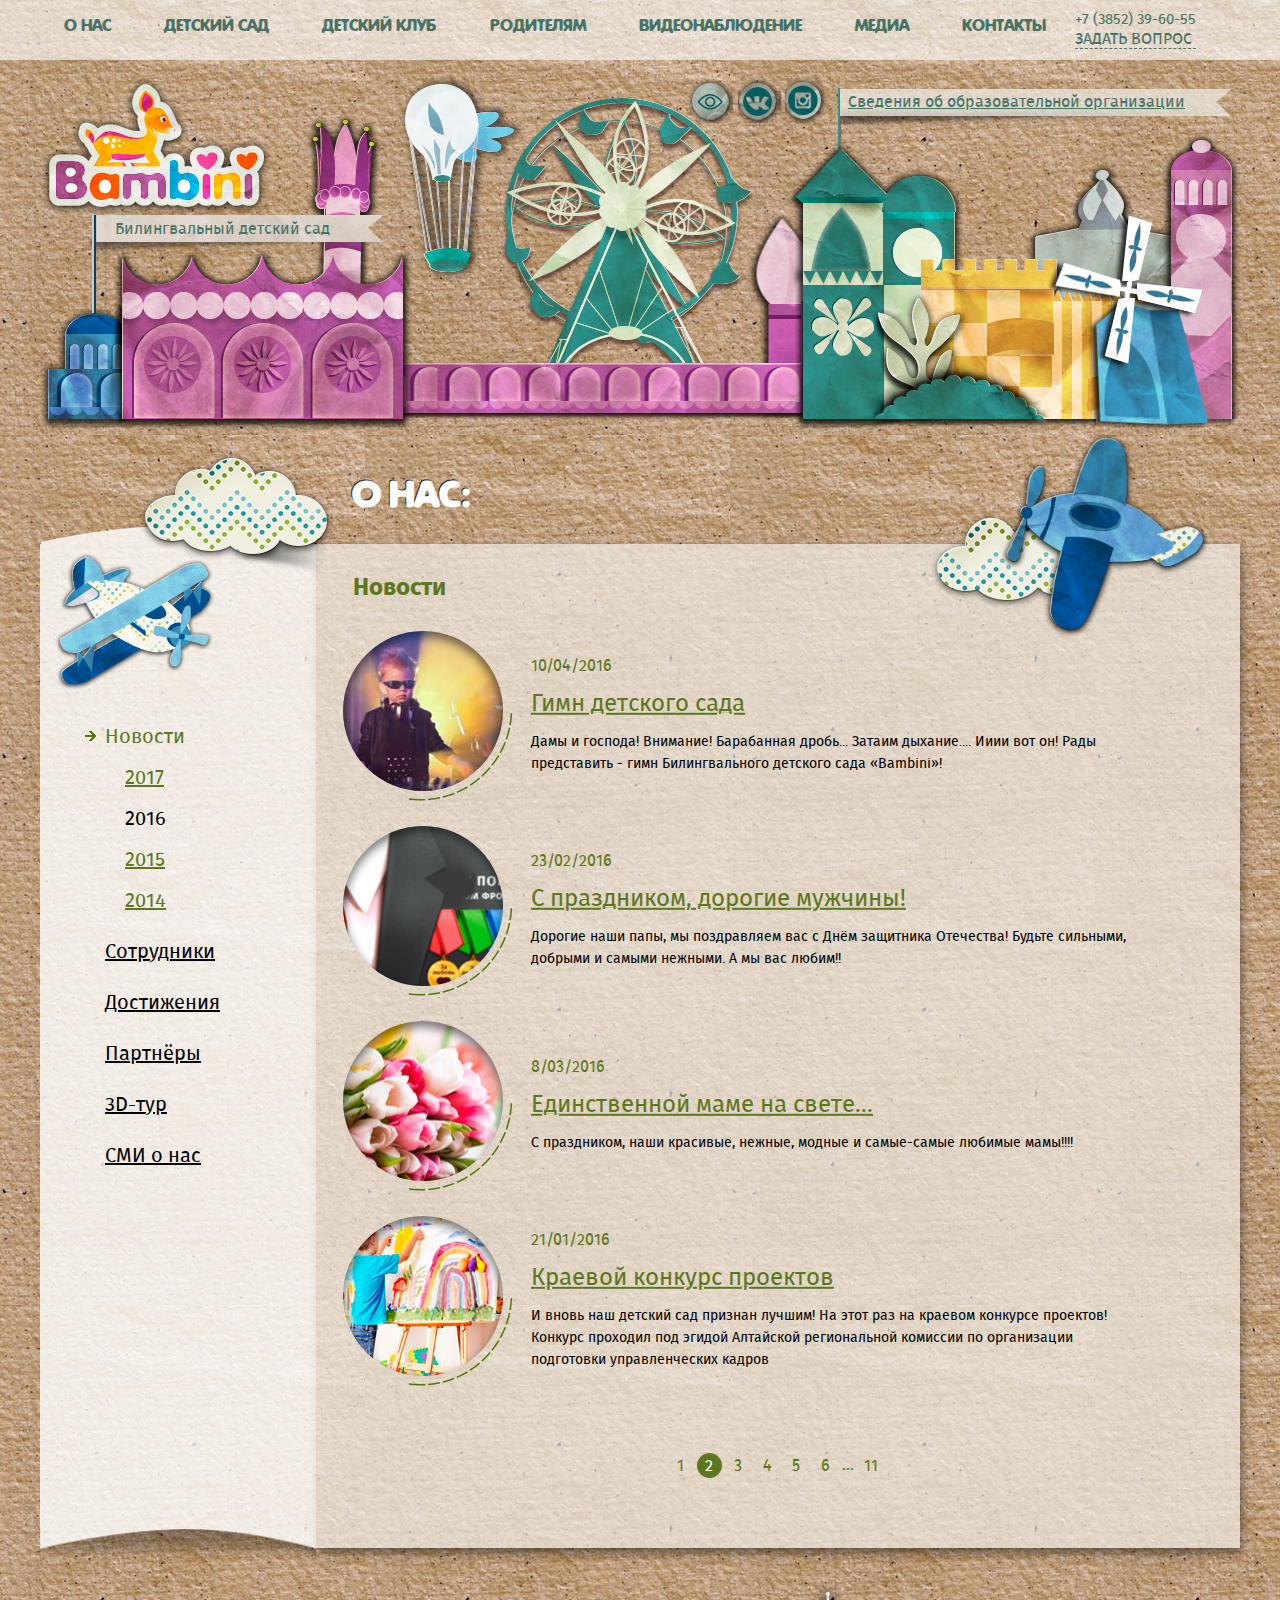
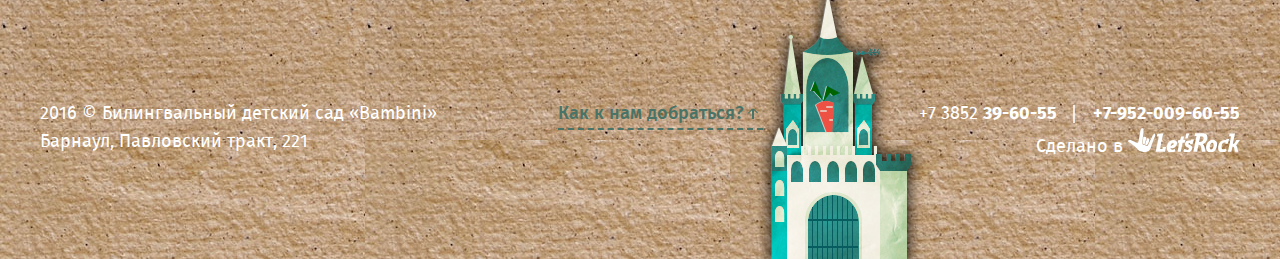
<file: news.html>
<!DOCTYPE html>
<html lang="ru">

    <head>
        <meta charset="utf-8">
        <meta http-equiv="x-ua-compatible" content="ie=edge">
        <title>Новости</title>
        <meta content="" name="description">
        <meta content="" name="keywords">
        <meta name="viewport" content="width=device-width, initial-scale=1.0">
        <meta content="telephone=no" name="format-detection">
        <meta name="HandheldFriendly" content="true">
        <link href="static/css/main.min.css" rel="stylesheet" type="text/css">
        <link rel="icon" type="image/x-icon" href="favicon.ico">
        <script src="https://api-maps.yandex.ru/2.1/?lang=ru_RU" type="text/javascript"></script>
    </head>

    <body class="page">
        <header class="header">
            <div class="header header_top">
                <div class="wrapper">
                    <div class="header__menu-wrap">
                        <button class="header__menu btn btn_menu">
                        </button>
                    </div>
                    <div class="navigation">
                        <ul class="navigation__list">
                            <li class="navigation__item"><a class="navigation__link" href="#">О нас</a>
                            </li>
                            <li class="navigation__item navigation__item_drop"><a class="navigation__link">Детский сад</a>
                                <div class="navigation navigation_drop drop">
                                    <div class="drop__head">
                                        <button class="drop__btn btn btn_back">
                                        </button><span class="drop__title">Детский сад</span>
                                    </div>
                                    <ul class="drop__list">
                                        <li class="drop__item"><a class="drop__link" href="today.html">Режим дня</a>
                                        </li>
                                        <li class="drop__item"><a class="drop__link" href="today.html">Расписание занятий</a>
                                        </li>
                                        <li class="drop__item"><a class="drop__link" href="#">Питание</a>
                                        </li>
                                        <li class="drop__item"><a class="drop__link" href="#">Индивидуальные занятия</a>
                                        </li>
                                        <li class="drop__item"><a class="drop__link" href="pay.html">Стоимость</a>
                                        </li>
                                    </ul>
                                </div>
                            </li>
                            <li class="navigation__item navigation__item_drop"><a class="navigation__link">Детский клуб</a>
                                <div class="navigation navigation_drop drop">
                                    <div class="drop__head">
                                        <button class="drop__btn btn btn_back">
                                        </button><span class="drop__title">Детский клуб</span>
                                    </div>
                                    <ul class="drop__list">
                                        <li class="drop__item"><a class="drop__link" href="#">О клубе</a>
                                        </li>
                                        <li class="drop__item"><a class="drop__link" href="today.html">Занятия</a>
                                        </li>
                                        <li class="drop__item"><a class="drop__link" href="#">Педагоги</a>
                                        </li>
                                        <li class="drop__item"><a class="drop__link" href="#">Клубная жизнь</a>
                                        </li>
                                        <li class="drop__item"><a class="drop__link" href="pay.html">Стоимость</a>
                                        </li>
                                    </ul>
                                </div>
                            </li>
                            <li class="navigation__item navigation__item_drop"><a class="navigation__link">Родителям</a>
                                <div class="navigation navigation_drop drop">
                                    <div class="drop__head">
                                        <button class="drop__btn btn btn_back">
                                        </button><span class="drop__title">Родителям</span>
                                    </div>
                                    <ul class="drop__list">
                                        <li class="drop__item"><a class="drop__link" href="#">Памятка</a>
                                        </li>
                                        <li class="drop__item"><a class="drop__link" href="parents.html">Вопрос-ответ</a>
                                        </li>
                                        <li class="drop__item"><a class="drop__link" href="#">Личный кабинет</a>
                                        </li>
                                    </ul>
                                </div>
                            </li>
                            <li class="navigation__item"><a class="navigation__link" href="#">Видеонаблюдение</a>
                            </li>
                            <li class="navigation__item"><a class="navigation__link" href="media.html">Медиа</a>
                            </li>
                            <li class="navigation__item"><a class="navigation__link" href="#">Контакты</a>
                            </li>
                        </ul>
                    </div>
                    <div class="header__contact"><a class="header__link header__link_phone icons icons icons_menu" href="tel:+73852396055"><i class="icons icon-phone"></i>+7 (3852) <strong>39-60-55</strong></a><a class="header__link header__link_question" href=""><i class="icons icon-phone"></i>Задать вопрос</a>
                    </div>
                </div>
            </div>
            <div class="wrapper">
                <div class="header header_main">
                    <div class="header__wrap">
                        <a class="header__logo" href="index.html"></a>
                        <p class="header__subtitle">Билингвальный детский сад
                        </p><a class="header__link header__link_about" href="#">Сведения об образовательной организации</a>
                        <div class="header__links links">
                            <a class="links__link links__link_eye" href="special-index.html"></a>
                            <a class="links__link links__link_social links__link_vk" href="#"></a>
                            <a class="links__link links__link_social links__link_in" href="#"></a>
                        </div>
                        <div class="header__whell whell">
                        </div>
                        <div class="header__mill mill">
                            <div class="mill__wrap">
                            </div>
                        </div>
                    </div>
                </div>
            </div>
        </header>
        <div class="page__wrapper">
            <div class="page__wrapper page__wrapper_inner">
                <h2 class="page__title section-title">О нас:
                                      </h2>
                <div class="page__side">
                    <ul class="sidebar">
                        <li class="sidebar__item"><a class="sidebar__link sidebar__link_active" href="#">Новости</a>
                            <ul class="sidebar__sublist sublist">
                                <li class="sublist__item"><a class="sublist__link" href="#">2017</a>
                                </li>
                                <li class="sublist__item"><a class="sublist__link sublist__link_active" href="#">2016</a>
                                </li>
                                <li class="sublist__item"><a class="sublist__link" href="#">2015</a>
                                </li>
                                <li class="sublist__item"><a class="sublist__link" href="#">2014</a>
                                </li>
                            </ul>
                        </li>
                        <li class="sidebar__item"><a class="sidebar__link" href="#">Сотрудники</a>
                        </li>
                        <li class="sidebar__item"><a class="sidebar__link" href="#">Достижения</a>
                        </li>
                        <li class="sidebar__item"><a class="sidebar__link" href="#">Партнёры</a>
                        </li>
                        <li class="sidebar__item"><a class="sidebar__link" href="#">3D-тур</a>
                        </li>
                        <li class="sidebar__item"><a class="sidebar__link" href="#">СМИ о нас</a>
                        </li>
                    </ul>
                </div>
                <div class="page__body">
                    <section class="news-page">
                        <h3 class="news-page__title section-title section-title_inner">Новости
                                                          </h3>
                        <ul class="news-page__list">
                            <li class="news-page-article">
                                <div class="news-page-article__pic">
                                    <div class="news-page-article__pic news-page-article__pic_wrap">
                                        <img src="static/img/assets/news-page/article1.jpg">
                                    </div>
                                </div>
                                <div class="news-page-article__body">
                                    <div class="news-page-article__date">10/04/2016
                                    </div>
                                    <div class="news-page-article__p title"><a class="news-page-article__title news-page-article__title_link" href="#">Гимн детского сада</a>
                                    </div>
                                    <div class="news-page-article__text">Дамы и господа! Внимание! Барабанная дробь... Затаим дыхание.... Ииии вот он! Рады представить - гимн Билингвального детского сада «Bambini»!
                                    </div>
                                </div>
                            </li>
                            <li class="news-page-article">
                                <div class="news-page-article__pic">
                                    <div class="news-page-article__pic news-page-article__pic_wrap">
                                        <img src="static/img/assets/news-page/article2.jpg">
                                    </div>
                                </div>
                                <div class="news-page-article__body">
                                    <div class="news-page-article__date">23/02/2016
                                    </div>
                                    <div class="news-page-article__p title"><a class="news-page-article__title news-page-article__title_link" href="#">С праздником, дорогие мужчины!</a>
                                    </div>
                                    <div class="news-page-article__text">Дорогие наши папы, мы поздравляем вас с Днём защитника Отечества! Будьте сильными, добрыми и самыми нежными. А мы вас любим!!
                                    </div>
                                </div>
                            </li>
                            <li class="news-page-article">
                                <div class="news-page-article__pic">
                                    <div class="news-page-article__pic news-page-article__pic_wrap">
                                        <img src="static/img/assets/news-page/article3.jpg">
                                    </div>
                                </div>
                                <div class="news-page-article__body">
                                    <div class="news-page-article__date">8/03/2016
                                    </div>
                                    <div class="news-page-article__p title"><a class="news-page-article__title news-page-article__title_link" href="#">Единственной маме на свете...</a>
                                    </div>
                                    <div class="news-page-article__text">С праздником, наши красивые, нежные, модные и самые-самые любимые мамы!!!!
                                    </div>
                                </div>
                            </li>
                            <li class="news-page-article">
                                <div class="news-page-article__pic">
                                    <div class="news-page-article__pic news-page-article__pic_wrap">
                                        <img src="static/img/assets/news-page/article4.jpg">
                                    </div>
                                </div>
                                <div class="news-page-article__body">
                                    <div class="news-page-article__date">21/01/2016
                                    </div>
                                    <div class="news-page-article__p title"><a class="news-page-article__title news-page-article__title_link" href="#">Краевой конкурс проектов</a>
                                    </div>
                                    <div class="news-page-article__text">И вновь наш детский сад признан лучшим! На этот раз на краевом конкурсе проектов! Конкурс проходил под эгидой Алтайской региональной комиссии по организации подготовки управленческих кадров
                                    </div>
                                </div>
                            </li>
                            <li>
                                <ul class="paginator">
                                    <li class="paginator__page">
                                        <button>1
                                        </button>
                                    </li>
                                    <li class="paginator__page paginator__page_active">
                                        <button>2
                                        </button>
                                    </li>
                                    <li class="paginator__page">
                                        <button>3
                                        </button>
                                    </li>
                                    <li class="paginator__page">
                                        <button>4
                                        </button>
                                    </li>
                                    <li class="paginator__page">
                                        <button>5
                                        </button>
                                    </li>
                                    <li class="paginator__page">
                                        <button>6
                                        </button>
                                    </li>
                                    <li class="paginator__page">
                                        <button>11
                                        </button>
                                    </li>
                                </ul>
                            </li>
                        </ul>
                    </section>
                </div>
            </div>
        </div>
        <footer class="footer">
            <div class="footer__map map">
            </div>
            <div class="wrapper">
                <div class="footer__content">
                    <div class="footer__info"><span class="footer__copy">2016 &copy; Билингвальный детский сад «Bambini»</span><span class="footer__adress">Барнаул, Павловский тракт, 221         </span>
                    </div>
                    <div class="footer__info"><a class="footer__link footer__link_found-us" href="#">Как к нам добраться?<span class="icons icon-arrow"></span></a><a class="footer__link footer__link_found-us footer__link_hide" href="#">свернуть карту</a>
                    </div>
                    <div class="navigation navigation_footer">
                        <ul class="navigation__list">
                            <li class="navigation__item"><a class="navigation__link" href="#">О нас</a>
                            </li>
                            <li class="navigation__item"><a class="navigation__link" href="today.html">Детский сад</a>
                            </li>
                            <li class="navigation__item navigation__item_drop"><a class="navigation__link">Детский клуб</a>
                            </li>
                            <li class="navigation__item"><a class="navigation__link" href="parents.html">Родителям</a>
                            </li>
                            <li class="navigation__item"><a class="navigation__link" href="#">Видеонаблюдение</a>
                            </li>
                            <li class="navigation__item"><a class="navigation__link" href="media.html">Медиа</a>
                            </li>
                            <li class="navigation__item"><a class="navigation__link" href="#">Контакты</a>
                            </li>
                        </ul>
                    </div>
                    <div class="footer__info"><a class="footer__link footer__link_phone" href="tel:+73852396055">+7 3852 <strong>39-60-55</strong></a><a class="footer__link footer__link_phone" href="tel:+79520096055"><strong>+7-952-009-60-55</strong></a><span class="footer__developed-by">Сделано в <a class="footer__link footer__link_letsrock" href="http://www.letsrock.pro" target="_blank" title="Digital Агенство - Let's Rock!"> 
                                                            <svg id="letsrock" version="1.1" xmlns="http://www.w3.org/2000/svg" xmlns:xlink="http://www.w3.org/1999/xlink" x="0px" y="0px" viewbox="-33 353.4 63.6 13.9" style="enable-background:new -33 353.4 63.6 13.9;" xml:space="preserve">
                                                              <g>
                                                                <path d="M-20,364.4c0.7-2.2,1.3-3.6,2.1-5.7c0.3-0.7,0.5-1.1,0.4-1.5c-0.1-0.7-0.6-0.9-1-0.3c-0.1,0.1-0.1,0.2-0.2,0.3                                    c-0.3,0.4-0.5,0.9-0.8,1.4c-0.9,1.6-1.6,3.7-2.1,4.4c-0.6,1-1.5,0.8-1.8-0.2c-0.7,0.5-1.5,0-1.5-0.9c0-0.8,0.2-1.8,0.3-2.6                                    c0.1-1,0.4-3.6,0.4-5c0-0.2,0-0.3-0.1-0.4c-0.2-0.5-0.6-0.5-1.1-0.2c-0.2,0.2-0.4,0.5-0.5,0.9c-0.2,0.6-0.2,1.3-0.3,2                                    c-0.1,0.5-0.8,4.6-1,4.9c-0.5,1.1-2.5-0.8-3.9-1.2c-1.6-0.4-2.6,0.4-1.4,1.1c0.8,0.5,3.4,2.5,4,3.2c0.2,0.2,0.2,0.2,0.4,0.3                                    c0.2,0.2,0.4,0.4,0.6,0.7c1.4,1.3,4,2,5.9,1c0.4-0.2,0.5-0.3,0.8-0.6C-20.3,365.4-20.2,365-20,364.4L-20,364.4z"></path>
                                                                <path id="R_1_" d="M7.4,361.3l0.6-3.1c0.9,0,2.4-0.3,1.8,1.8C9.3,361.4,8.4,361.3,7.4,361.3L7.4,361.3z M4.1,366.9h2.1l0.9-4                                    c1.2-0.1,1.2,0.7,1.4,1.5l0.5,2.5H11l-0.5-2.6c-0.1-0.6-0.4-1.1-0.6-1.4c-0.1-0.1-0.3-0.2-0.4-0.3c0.3-0.2,0.6-0.3,0.9-0.5                                    c0.4-0.3,0.8-0.6,1.2-1.3c0.5-0.9,0.7-2.2,0.3-3.2c-0.5-1-1.3-1.2-2.8-1.2c-1.3,0-2.6,0-4,0l-0.3,1.6h1.1L4.1,366.9z"></path>
                                                                <path id="к_1_" d="M23.8,366.9h1.9l0.7-2.9c0.8-0.1,0.9,0.4,1,1.2l0.3,1.7l1.9,0l-0.3-1.3c-0.3-1.2-0.2-1.5-0.9-2.2l2.2-3.2l-2,0                                    c-0.5,0.7-0.9,1.5-1.4,2.2h-0.6c0-0.6,1-4.7,1.2-5.9h-3.1l-0.3,1.6h1.1C25.4,359.6,23.8,366.2,23.8,366.9L23.8,366.9z"></path>
                                                                <polyline points="-11.4,364.2 -13.2,364.2 -13.4,365.3 -14.8,365.3 -13,356.5 -16.3,356.6 -16.7,358.2 -15.5,358.2 -17.3,366.9                                     -12,366.9 	"></polyline>
                                                                <path id="о_1_" d="M13.5,364.9c-0.1-0.4-0.1-0.9,0.1-1.5c0.2-0.7,0.7-1.8,1.5-1.5c0.7,0.2,0.7,2.1,0,3.1                                    C14.6,365.8,13.8,365.9,13.5,364.9L13.5,364.9z M12.9,367.1c0.2,0.1,0.4,0.1,0.6,0.1c1.7,0.2,2.6-0.5,3.1-1.2                                    c0.5-0.6,0.6-1.1,0.8-1.9c0.3-1,0.4-2.2-0.2-3.1c-0.7-0.9-2.1-1.2-3.4-0.7c-1,0.4-1.8,1.3-2.2,2.5c-0.2,0.6-0.3,1.3-0.3,2                                    C11.5,366,12,366.7,12.9,367.1L12.9,367.1z"></path>
                                                                <path d="M-8.8,363.5c0.1-0.7,0.5-1.5,1.1-1.7c0.5-0.1,0.7,0.3,0.6,0.7c0,0.2-0.1,0.4-0.3,0.6C-7.7,363.5-8.2,363.5-8.8,363.5                                    L-8.8,363.5z M-10.4,366.6c1.1,1.3,3.3,0.4,4.3,0.1l-0.3-1.4c-0.9,0.3-2.1,0.9-2.5-0.4c1.4,0.1,2.7-0.3,3.4-1.6                                    c1.8-3.1-2.6-4.2-4.5-1.7c-0.7,0.9-1,1.8-1,3C-11,364.5-11.1,365.6-10.4,366.6z"></path>
                                                                <path d="M-0.6,363.1c0.3,1.1,1.9,1.3,2.1,1.8c0.4,0.9-1.4,1.1-2.4,0.3l-0.7,1.4c0.5,0.7,2.1,0.8,3.1,0.6c1.2-0.3,1.9-1.2,2-2.4                                    c0-0.5-0.1-0.8-0.6-1.3c-0.4-0.4-0.9-0.5-1.3-0.7c-0.2-0.1-0.3-0.2-0.3-0.4c0-0.5,0.4-0.5,1-0.4l-0.1,0.7l1.4,0l0.9-2.7l-1.7,0                                    l-0.1,0.4c-0.8-0.1-1.8-0.1-2.5,0.4C0.4,360.7-0.9,361.7-0.6,363.1z"></path>
                                                                <path id="C_1_" d="M18.9,366.7c0.2,0.2,0.4,0.3,0.8,0.4c0.4,0.1,1,0.2,1.4,0.1c0.3,0,0.5-0.1,0.8-0.2c0.3-0.1,0.5-0.2,0.7-0.3                                    c0.1-0.1,0.2-0.1,0.4-0.2l-0.3-1.4c-0.6,0.2-2.8,1.3-2.5-1.2c0.1-1.4,0.6-2.4,2.2-2.2l-0.1,0.7l1.3,0l0.9-2.7h-1.6l-0.1,0.5                                    c-1.9-0.2-2.9,0.3-3.7,1.4c-0.7,0.9-1,2.1-0.9,3.4C18.2,365.7,18.4,366.3,18.9,366.7L18.9,366.7z"></path>
                                                                <polygon points="-4.9,366.9 -3,366.9 -2,361.8 -0.9,361.8 -0.4,360.2 -1.6,360.2 -1.2,358.2 -2.8,358.2 -3.4,360.2 -4.4,360.2                                     -4.7,361.8 -3.9,361.8 	"></polygon>
                                                                <path d="M-23.4,362c0.4-0.8,0.6-1.9,0.7-2.6c0.1-0.7-0.1-1-0.8-1.1c-0.2,0-0.4,0-0.6,0.1c-0.3,0.2-0.2,0.5-0.3,1.1                                    c-0.2,1.2-0.5,2.5,0,2.9C-23.9,363-23.6,362.4-23.4,362L-23.4,362z"></path>
                                                                <path d="M-21.9,362.7c0.6-0.9,1.3-2.6,0.9-3.1c-0.3-0.4-1.1-0.7-1.4,0c-0.2,0.5-0.4,1.4-0.5,1.9c-0.2,0.5-0.4,1.2-0.2,1.6                                    C-22.7,363.7-22.1,363.1-21.9,362.7L-21.9,362.7z"></path>
                                                                <polygon points="-0.5,359.3 0.8,359.3 1.8,356.5 0.1,356.5 	"></polygon>
                                                              </g>
                                                            </svg></a></span>
                    </div>
                </div>
            </div>
        </footer>
        <div class="modal modal_question">
            <button class="modal__btn modal__btn_close b-close">
            </button>
            <h3 class="modal__title section-title">Задать вопрос
                              </h3>
            <form class="modal__form">
                <label class="modal__input">
                    <INPUT type="text" placeholder="Ваше имя *"></INPUT>
                </label>
                <label class="modal__input">
                    <INPUT class="input" type="text" placeholder="Ваш e-mail *"></INPUT>
                </label>
                <label class="modal__input">
                    <INPUT class="input" type="text" placeholder="Ваш номер телефона"></INPUT>
                </label>
                <textarea class="modal__textarea" placeholder="Ваш вопрос *"></textarea><span class="modal__tip">* - поля обязательные к заполнению</span>
                <button class="modal__btn modal__btn_send">Отправить
                </button>
            </form>
        </div>
        <div class="modal modal_menu">
            <button class="modal__btn modal__btn_close b-close">
            </button>
        </div>


        <script src="static/js/main.min.js"></script>
    </body>

</html>
</file>
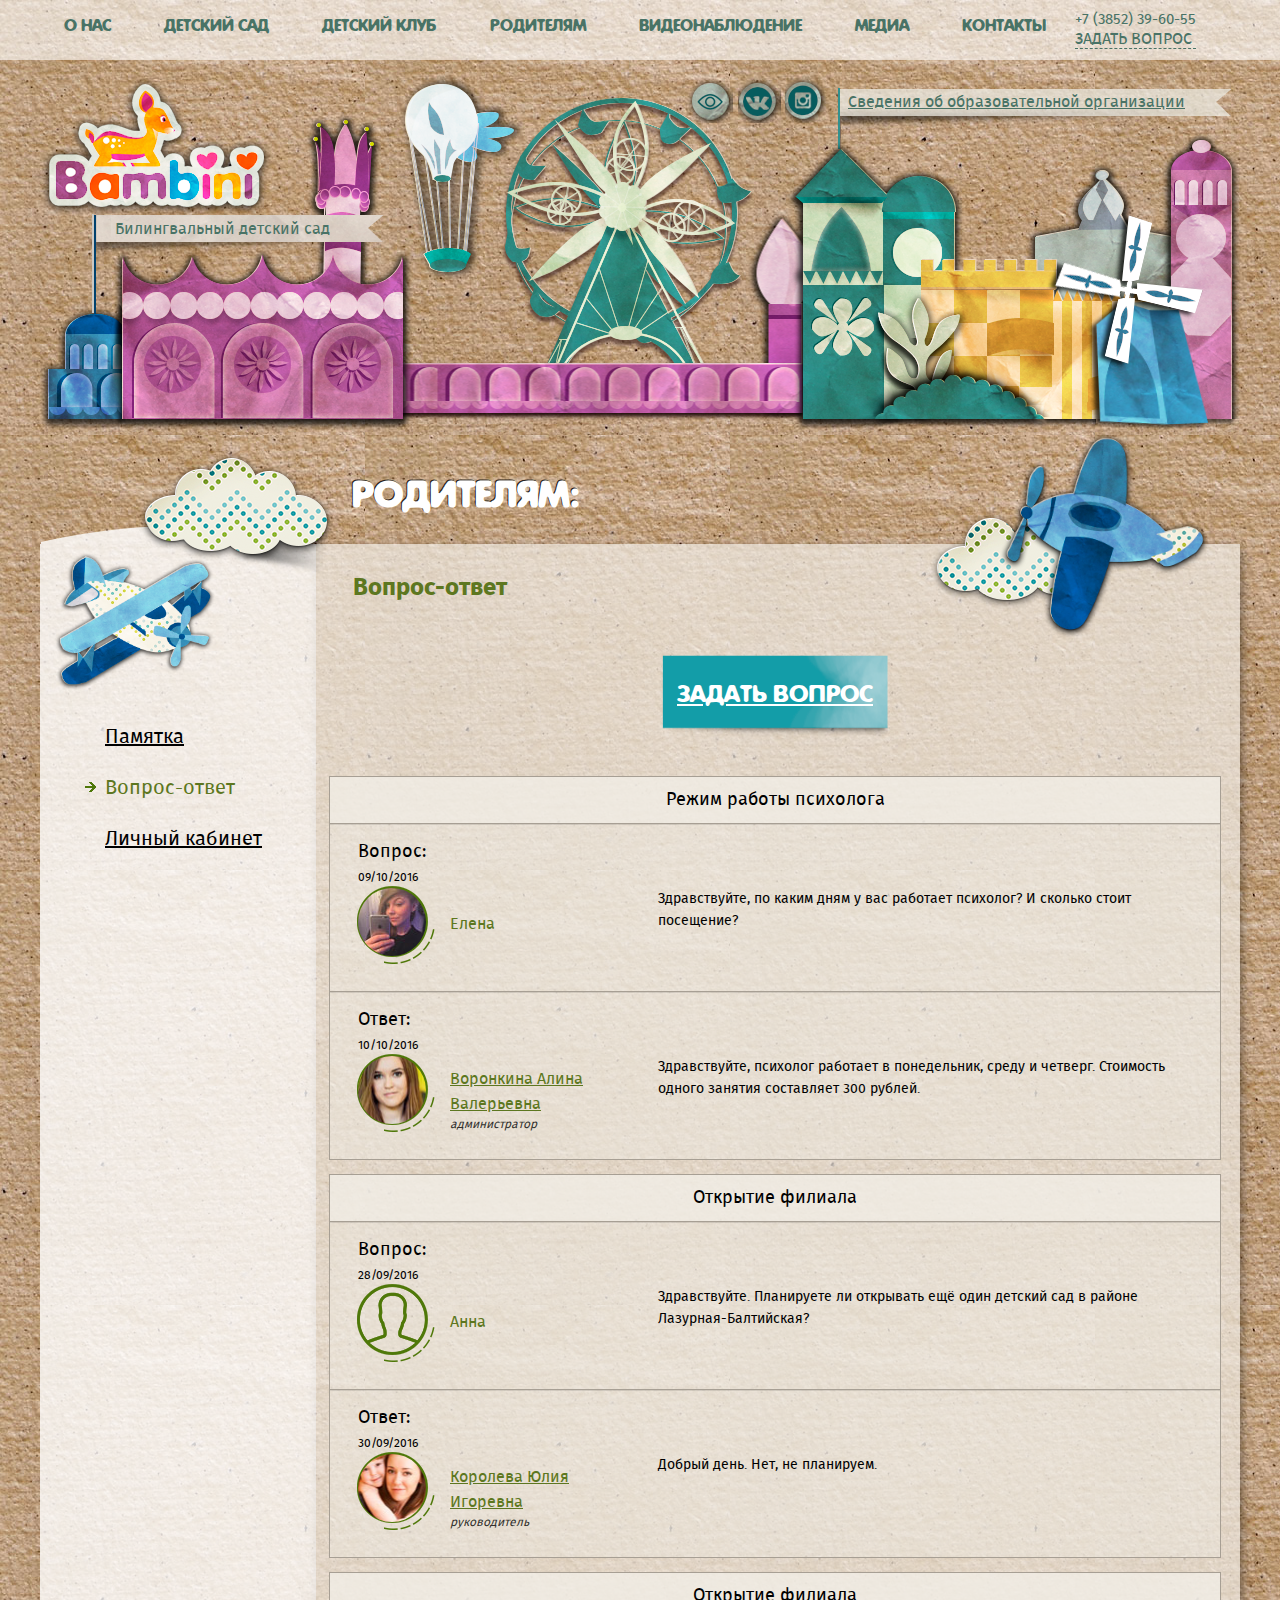
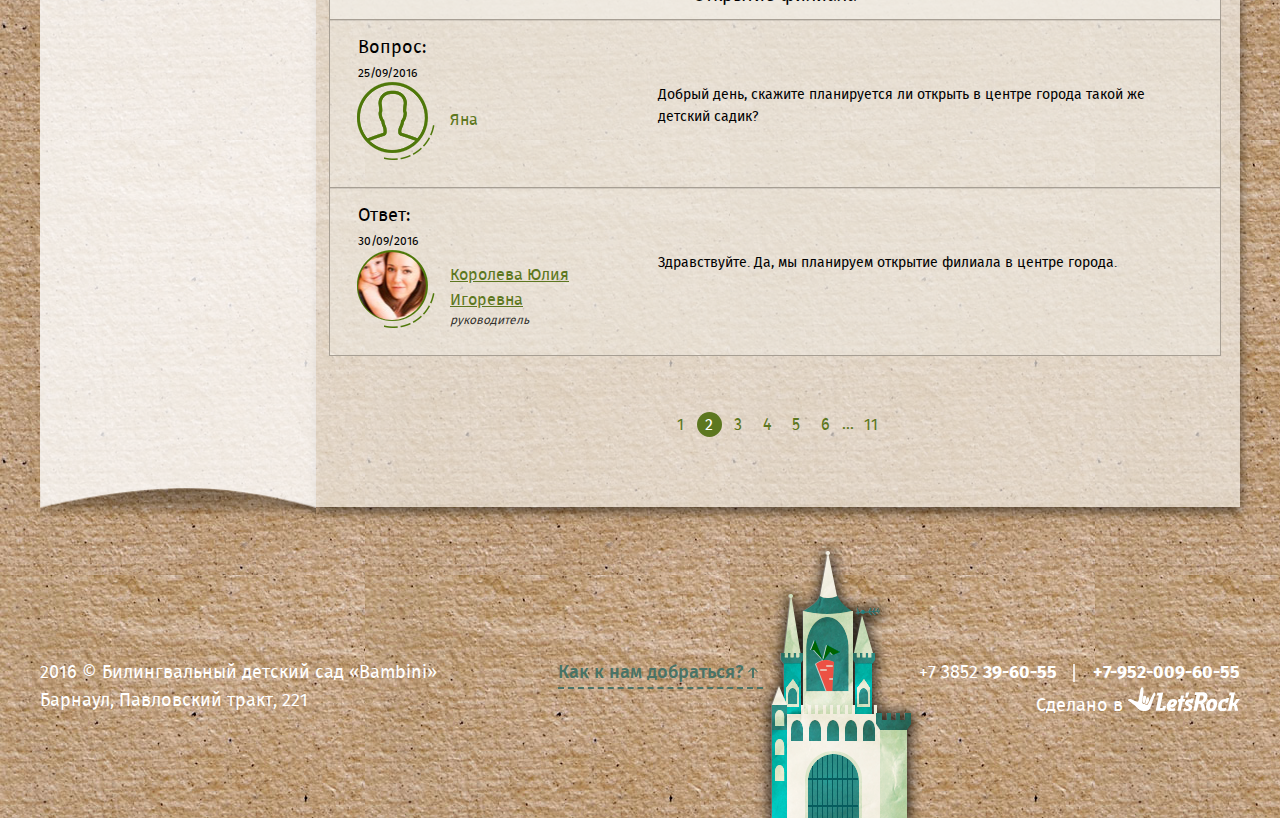
<file: parents.html>
<!DOCTYPE html>
<html lang="ru">

    <head>
        <meta charset="utf-8">
        <meta http-equiv="x-ua-compatible" content="ie=edge">
        <title>Вопрос-ответ</title>
        <meta content="" name="description">
        <meta content="" name="keywords">
        <meta name="viewport" content="width=device-width, initial-scale=1.0">
        <meta content="telephone=no" name="format-detection">
        <meta name="HandheldFriendly" content="true">
        <link href="static/css/main.min.css" rel="stylesheet" type="text/css">
        <link rel="icon" type="image/x-icon" href="favicon.ico">
        <script src="https://api-maps.yandex.ru/2.1/?lang=ru_RU" type="text/javascript"></script>
    </head>

    <body class="page">
        <header class="header">
            <div class="header header_top">
                <div class="wrapper">
                    <div class="header__menu-wrap">
                        <button class="header__menu btn btn_menu">
                        </button>
                    </div>
                    <div class="navigation">
                        <ul class="navigation__list">
                            <li class="navigation__item"><a class="navigation__link" href="#">О нас</a>
                            </li>
                            <li class="navigation__item navigation__item_drop"><a class="navigation__link">Детский сад</a>
                                <div class="navigation navigation_drop drop">
                                    <div class="drop__head">
                                        <button class="drop__btn btn btn_back">
                                        </button><span class="drop__title">Детский сад</span>
                                    </div>
                                    <ul class="drop__list">
                                        <li class="drop__item"><a class="drop__link" href="today.html">Режим дня</a>
                                        </li>
                                        <li class="drop__item"><a class="drop__link" href="today.html">Расписание занятий</a>
                                        </li>
                                        <li class="drop__item"><a class="drop__link" href="#">Питание</a>
                                        </li>
                                        <li class="drop__item"><a class="drop__link" href="#">Индивидуальные занятия</a>
                                        </li>
                                        <li class="drop__item"><a class="drop__link" href="pay.html">Стоимость</a>
                                        </li>
                                    </ul>
                                </div>
                            </li>
                            <li class="navigation__item navigation__item_drop"><a class="navigation__link">Детский клуб</a>
                                <div class="navigation navigation_drop drop">
                                    <div class="drop__head">
                                        <button class="drop__btn btn btn_back">
                                        </button><span class="drop__title">Детский клуб</span>
                                    </div>
                                    <ul class="drop__list">
                                        <li class="drop__item"><a class="drop__link" href="#">О клубе</a>
                                        </li>
                                        <li class="drop__item"><a class="drop__link" href="today.html">Занятия</a>
                                        </li>
                                        <li class="drop__item"><a class="drop__link" href="#">Педагоги</a>
                                        </li>
                                        <li class="drop__item"><a class="drop__link" href="#">Клубная жизнь</a>
                                        </li>
                                        <li class="drop__item"><a class="drop__link" href="pay.html">Стоимость</a>
                                        </li>
                                    </ul>
                                </div>
                            </li>
                            <li class="navigation__item navigation__item_drop"><a class="navigation__link">Родителям</a>
                                <div class="navigation navigation_drop drop">
                                    <div class="drop__head">
                                        <button class="drop__btn btn btn_back">
                                        </button><span class="drop__title">Родителям</span>
                                    </div>
                                    <ul class="drop__list">
                                        <li class="drop__item"><a class="drop__link" href="#">Памятка</a>
                                        </li>
                                        <li class="drop__item"><a class="drop__link" href="parents.html">Вопрос-ответ</a>
                                        </li>
                                        <li class="drop__item"><a class="drop__link" href="#">Личный кабинет</a>
                                        </li>
                                    </ul>
                                </div>
                            </li>
                            <li class="navigation__item"><a class="navigation__link" href="#">Видеонаблюдение</a>
                            </li>
                            <li class="navigation__item"><a class="navigation__link" href="media.html">Медиа</a>
                            </li>
                            <li class="navigation__item"><a class="navigation__link" href="#">Контакты</a>
                            </li>
                        </ul>
                    </div>
                    <div class="header__contact"><a class="header__link header__link_phone icons icons icons_menu" href="tel:+73852396055"><i class="icons icon-phone"></i>+7 (3852) <strong>39-60-55</strong></a><a class="header__link header__link_question" href=""><i class="icons icon-phone"></i>Задать вопрос</a>
                    </div>
                </div>
            </div>
            <div class="wrapper">
                <div class="header header_main">
                    <div class="header__wrap">
                        <a class="header__logo" href="index.html"></a>
                        <p class="header__subtitle">Билингвальный детский сад
                        </p><a class="header__link header__link_about" href="#">Сведения об образовательной организации</a>
                        <div class="header__links links">
                            <a class="links__link links__link_eye" href="special-index.html"></a>
                            <a class="links__link links__link_social links__link_vk" href="#"></a>
                            <a class="links__link links__link_social links__link_in" href="#"></a>
                        </div>
                        <div class="header__whell whell">
                        </div>
                        <div class="header__mill mill">
                            <div class="mill__wrap">
                            </div>
                        </div>
                    </div>
                </div>
            </div>
        </header>
        <div class="page__wrapper">
            <div class="page__wrapper page__wrapper_inner">
                <h2 class="page__title section-title">Родителям:
                                      </h2>
                <div class="page__side">
                    <ul class="sidebar">
                        <li class="sidebar__item"><a class="sidebar__link" href="#">Памятка</a>
                        </li>
                        <li class="sidebar__item"><a class="sidebar__link sidebar__link_active" href="#">Вопрос-ответ</a>
                        </li>
                        <li class="sidebar__item"><a class="sidebar__link" href="#">Личный кабинет</a>
                        </li>
                    </ul>
                </div>
                <div class="page__body">
                    <section class="parents">
                        <h3 class="parents__title section-title section-title_inner">Вопрос-ответ
                                                          </h3>
                        <button class="parents__btn parents__btn_question" data-modal="question">Задать вопрос
                        </button>
                        <div class="question"><span class="question__title">Режим работы психолога</span>
                            <div class="question__top">
                                <div class="question__persona persona">
                                    <div class="persona__head"><span class="persona__cap">Вопрос:</span><span class="persona__date">09/10/2016</span>
                                    </div>
                                    <div class="persona__pic">
                                        <div class="persona__pic persona__pic_wrap">
                                            <img src="static/img/assets/parents/persona1.jpg">
                                        </div>
                                    </div>
                                    <div class="persona__name">Елена
                                    </div>
                                    <div class="persona__body">
                                        <div class="persona__text">Здравствуйте, по каким дням у вас работает психолог? И сколько стоит посещение?
                                        </div>
                                    </div>
                                </div>
                            </div>
                            <div class="question__bottom">
                                <div class="question__persona persona">
                                    <div class="persona__head"><span class="persona__cap">Ответ:</span><span class="persona__date">10/10/2016</span>
                                    </div>
                                    <div class="persona__pic">
                                        <div class="persona__pic persona__pic_wrap">
                                            <img src="static/img/assets/parents/persona2.jpg">
                                        </div>
                                    </div><a class="persona__name persona__name_link" href="#">Воронкина Алина Валерьевна</a><i class="persona__spec">Администратор</i>
                                    <div class="persona__body">
                                        <div class="persona__text">Здравствуйте, психолог работает в понедельник, среду и четверг. Стоимость одного занятия составляет 300 рублей.
                                        </div>
                                    </div>
                                </div>
                            </div>
                        </div>
                        <div class="question"><span class="question__title">Открытие филиала</span>
                            <div class="question__top">
                                <div class="question__persona persona">
                                    <div class="persona__head"><span class="persona__cap">Вопрос:</span><span class="persona__date">28/09/2016</span>
                                    </div>
                                    <div class="persona__pic">
                                        <div class="persona__pic persona__pic_wrap">
                                            <img>
                                        </div>
                                    </div>
                                    <div class="persona__name">Анна
                                    </div>
                                    <div class="persona__body">
                                        <div class="persona__text">Здравствуйте. Планируете ли открывать ещё один детский сад в районе Лазурная-Балтийская?
                                        </div>
                                    </div>
                                </div>
                            </div>
                            <div class="question__bottom">
                                <div class="question__persona persona">
                                    <div class="persona__head"><span class="persona__cap">Ответ:</span><span class="persona__date">30/09/2016</span>
                                    </div>
                                    <div class="persona__pic">
                                        <div class="persona__pic persona__pic_wrap">
                                            <img src="static/img/assets/parents/persona3.jpg">
                                        </div>
                                    </div><a class="persona__name persona__name_link" href="#">Королева Юлия Игоревна</a><i class="persona__spec">Руководитель</i>
                                    <div class="persona__body">
                                        <div class="persona__text">Добрый день. Нет, не планируем.
                                        </div>
                                    </div>
                                </div>
                            </div>
                        </div>
                        <div class="question"><span class="question__title">Открытие филиала</span>
                            <div class="question__top">
                                <div class="question__persona persona">
                                    <div class="persona__head"><span class="persona__cap">Вопрос:</span><span class="persona__date">25/09/2016</span>
                                    </div>
                                    <div class="persona__pic">
                                        <div class="persona__pic persona__pic_wrap">
                                            <img>
                                        </div>
                                    </div>
                                    <div class="persona__name">Яна
                                    </div>
                                    <div class="persona__body">
                                        <div class="persona__text">Добрый день, скажите планируется ли открыть в центре города такой же детский садик?
                                        </div>
                                    </div>
                                </div>
                            </div>
                            <div class="question__bottom">
                                <div class="question__persona persona">
                                    <div class="persona__head"><span class="persona__cap">Ответ:</span><span class="persona__date">30/09/2016</span>
                                    </div>
                                    <div class="persona__pic">
                                        <div class="persona__pic persona__pic_wrap">
                                            <img src="static/img/assets/parents/persona3.jpg">
                                        </div>
                                    </div><a class="persona__name persona__name_link" href="#">Королева Юлия Игоревна</a><i class="persona__spec">Руководитель</i>
                                    <div class="persona__body">
                                        <div class="persona__text">Здравствуйте. Да, мы планируем открытие филиала в центре города.
                                        </div>
                                    </div>
                                </div>
                            </div>
                        </div>
                        <ul class="paginator">
                            <li class="paginator__page">
                                <button>1
                                </button>
                            </li>
                            <li class="paginator__page paginator__page_active">
                                <button>2
                                </button>
                            </li>
                            <li class="paginator__page">
                                <button>3
                                </button>
                            </li>
                            <li class="paginator__page">
                                <button>4
                                </button>
                            </li>
                            <li class="paginator__page">
                                <button>5
                                </button>
                            </li>
                            <li class="paginator__page">
                                <button>6
                                </button>
                            </li>
                            <li class="paginator__page">
                                <button>11
                                </button>
                            </li>
                        </ul>
                    </section>
                </div>
            </div>
        </div>
        <footer class="footer">
            <div class="footer__map map">
            </div>
            <div class="wrapper">
                <div class="footer__content">
                    <div class="footer__info"><span class="footer__copy">2016 &copy; Билингвальный детский сад «Bambini»</span><span class="footer__adress">Барнаул, Павловский тракт, 221         </span>
                    </div>
                    <div class="footer__info"><a class="footer__link footer__link_found-us" href="#">Как к нам добраться?<span class="icons icon-arrow"></span></a><a class="footer__link footer__link_found-us footer__link_hide" href="#">свернуть карту</a>
                    </div>
                    <div class="navigation navigation_footer">
                        <ul class="navigation__list">
                            <li class="navigation__item"><a class="navigation__link" href="#">О нас</a>
                            </li>
                            <li class="navigation__item"><a class="navigation__link" href="today.html">Детский сад</a>
                            </li>
                            <li class="navigation__item navigation__item_drop"><a class="navigation__link">Детский клуб</a>
                            </li>
                            <li class="navigation__item"><a class="navigation__link" href="parents.html">Родителям</a>
                            </li>
                            <li class="navigation__item"><a class="navigation__link" href="#">Видеонаблюдение</a>
                            </li>
                            <li class="navigation__item"><a class="navigation__link" href="media.html">Медиа</a>
                            </li>
                            <li class="navigation__item"><a class="navigation__link" href="#">Контакты</a>
                            </li>
                        </ul>
                    </div>
                    <div class="footer__info"><a class="footer__link footer__link_phone" href="tel:+73852396055">+7 3852 <strong>39-60-55</strong></a><a class="footer__link footer__link_phone" href="tel:+79520096055"><strong>+7-952-009-60-55</strong></a><span class="footer__developed-by">Сделано в <a class="footer__link footer__link_letsrock" href="http://www.letsrock.pro" target="_blank" title="Digital Агенство - Let's Rock!"> 
                                                            <svg id="letsrock" version="1.1" xmlns="http://www.w3.org/2000/svg" xmlns:xlink="http://www.w3.org/1999/xlink" x="0px" y="0px" viewbox="-33 353.4 63.6 13.9" style="enable-background:new -33 353.4 63.6 13.9;" xml:space="preserve">
                                                              <g>
                                                                <path d="M-20,364.4c0.7-2.2,1.3-3.6,2.1-5.7c0.3-0.7,0.5-1.1,0.4-1.5c-0.1-0.7-0.6-0.9-1-0.3c-0.1,0.1-0.1,0.2-0.2,0.3                                    c-0.3,0.4-0.5,0.9-0.8,1.4c-0.9,1.6-1.6,3.7-2.1,4.4c-0.6,1-1.5,0.8-1.8-0.2c-0.7,0.5-1.5,0-1.5-0.9c0-0.8,0.2-1.8,0.3-2.6                                    c0.1-1,0.4-3.6,0.4-5c0-0.2,0-0.3-0.1-0.4c-0.2-0.5-0.6-0.5-1.1-0.2c-0.2,0.2-0.4,0.5-0.5,0.9c-0.2,0.6-0.2,1.3-0.3,2                                    c-0.1,0.5-0.8,4.6-1,4.9c-0.5,1.1-2.5-0.8-3.9-1.2c-1.6-0.4-2.6,0.4-1.4,1.1c0.8,0.5,3.4,2.5,4,3.2c0.2,0.2,0.2,0.2,0.4,0.3                                    c0.2,0.2,0.4,0.4,0.6,0.7c1.4,1.3,4,2,5.9,1c0.4-0.2,0.5-0.3,0.8-0.6C-20.3,365.4-20.2,365-20,364.4L-20,364.4z"></path>
                                                                <path id="R_1_" d="M7.4,361.3l0.6-3.1c0.9,0,2.4-0.3,1.8,1.8C9.3,361.4,8.4,361.3,7.4,361.3L7.4,361.3z M4.1,366.9h2.1l0.9-4                                    c1.2-0.1,1.2,0.7,1.4,1.5l0.5,2.5H11l-0.5-2.6c-0.1-0.6-0.4-1.1-0.6-1.4c-0.1-0.1-0.3-0.2-0.4-0.3c0.3-0.2,0.6-0.3,0.9-0.5                                    c0.4-0.3,0.8-0.6,1.2-1.3c0.5-0.9,0.7-2.2,0.3-3.2c-0.5-1-1.3-1.2-2.8-1.2c-1.3,0-2.6,0-4,0l-0.3,1.6h1.1L4.1,366.9z"></path>
                                                                <path id="к_1_" d="M23.8,366.9h1.9l0.7-2.9c0.8-0.1,0.9,0.4,1,1.2l0.3,1.7l1.9,0l-0.3-1.3c-0.3-1.2-0.2-1.5-0.9-2.2l2.2-3.2l-2,0                                    c-0.5,0.7-0.9,1.5-1.4,2.2h-0.6c0-0.6,1-4.7,1.2-5.9h-3.1l-0.3,1.6h1.1C25.4,359.6,23.8,366.2,23.8,366.9L23.8,366.9z"></path>
                                                                <polyline points="-11.4,364.2 -13.2,364.2 -13.4,365.3 -14.8,365.3 -13,356.5 -16.3,356.6 -16.7,358.2 -15.5,358.2 -17.3,366.9                                     -12,366.9 	"></polyline>
                                                                <path id="о_1_" d="M13.5,364.9c-0.1-0.4-0.1-0.9,0.1-1.5c0.2-0.7,0.7-1.8,1.5-1.5c0.7,0.2,0.7,2.1,0,3.1                                    C14.6,365.8,13.8,365.9,13.5,364.9L13.5,364.9z M12.9,367.1c0.2,0.1,0.4,0.1,0.6,0.1c1.7,0.2,2.6-0.5,3.1-1.2                                    c0.5-0.6,0.6-1.1,0.8-1.9c0.3-1,0.4-2.2-0.2-3.1c-0.7-0.9-2.1-1.2-3.4-0.7c-1,0.4-1.8,1.3-2.2,2.5c-0.2,0.6-0.3,1.3-0.3,2                                    C11.5,366,12,366.7,12.9,367.1L12.9,367.1z"></path>
                                                                <path d="M-8.8,363.5c0.1-0.7,0.5-1.5,1.1-1.7c0.5-0.1,0.7,0.3,0.6,0.7c0,0.2-0.1,0.4-0.3,0.6C-7.7,363.5-8.2,363.5-8.8,363.5                                    L-8.8,363.5z M-10.4,366.6c1.1,1.3,3.3,0.4,4.3,0.1l-0.3-1.4c-0.9,0.3-2.1,0.9-2.5-0.4c1.4,0.1,2.7-0.3,3.4-1.6                                    c1.8-3.1-2.6-4.2-4.5-1.7c-0.7,0.9-1,1.8-1,3C-11,364.5-11.1,365.6-10.4,366.6z"></path>
                                                                <path d="M-0.6,363.1c0.3,1.1,1.9,1.3,2.1,1.8c0.4,0.9-1.4,1.1-2.4,0.3l-0.7,1.4c0.5,0.7,2.1,0.8,3.1,0.6c1.2-0.3,1.9-1.2,2-2.4                                    c0-0.5-0.1-0.8-0.6-1.3c-0.4-0.4-0.9-0.5-1.3-0.7c-0.2-0.1-0.3-0.2-0.3-0.4c0-0.5,0.4-0.5,1-0.4l-0.1,0.7l1.4,0l0.9-2.7l-1.7,0                                    l-0.1,0.4c-0.8-0.1-1.8-0.1-2.5,0.4C0.4,360.7-0.9,361.7-0.6,363.1z"></path>
                                                                <path id="C_1_" d="M18.9,366.7c0.2,0.2,0.4,0.3,0.8,0.4c0.4,0.1,1,0.2,1.4,0.1c0.3,0,0.5-0.1,0.8-0.2c0.3-0.1,0.5-0.2,0.7-0.3                                    c0.1-0.1,0.2-0.1,0.4-0.2l-0.3-1.4c-0.6,0.2-2.8,1.3-2.5-1.2c0.1-1.4,0.6-2.4,2.2-2.2l-0.1,0.7l1.3,0l0.9-2.7h-1.6l-0.1,0.5                                    c-1.9-0.2-2.9,0.3-3.7,1.4c-0.7,0.9-1,2.1-0.9,3.4C18.2,365.7,18.4,366.3,18.9,366.7L18.9,366.7z"></path>
                                                                <polygon points="-4.9,366.9 -3,366.9 -2,361.8 -0.9,361.8 -0.4,360.2 -1.6,360.2 -1.2,358.2 -2.8,358.2 -3.4,360.2 -4.4,360.2                                     -4.7,361.8 -3.9,361.8 	"></polygon>
                                                                <path d="M-23.4,362c0.4-0.8,0.6-1.9,0.7-2.6c0.1-0.7-0.1-1-0.8-1.1c-0.2,0-0.4,0-0.6,0.1c-0.3,0.2-0.2,0.5-0.3,1.1                                    c-0.2,1.2-0.5,2.5,0,2.9C-23.9,363-23.6,362.4-23.4,362L-23.4,362z"></path>
                                                                <path d="M-21.9,362.7c0.6-0.9,1.3-2.6,0.9-3.1c-0.3-0.4-1.1-0.7-1.4,0c-0.2,0.5-0.4,1.4-0.5,1.9c-0.2,0.5-0.4,1.2-0.2,1.6                                    C-22.7,363.7-22.1,363.1-21.9,362.7L-21.9,362.7z"></path>
                                                                <polygon points="-0.5,359.3 0.8,359.3 1.8,356.5 0.1,356.5 	"></polygon>
                                                              </g>
                                                            </svg></a></span>
                    </div>
                </div>
            </div>
        </footer>
        <div class="modal modal_question">
            <button class="modal__btn modal__btn_close b-close">
            </button>
            <h3 class="modal__title section-title">Задать вопрос
                              </h3>
            <form class="modal__form">
                <label class="modal__input">
                    <INPUT type="text" placeholder="Ваше имя *"></INPUT>
                </label>
                <label class="modal__input">
                    <INPUT class="input" type="text" placeholder="Ваш e-mail *"></INPUT>
                </label>
                <label class="modal__input">
                    <INPUT class="input" type="text" placeholder="Ваш номер телефона"></INPUT>
                </label>
                <textarea class="modal__textarea" placeholder="Ваш вопрос *"></textarea><span class="modal__tip">* - поля обязательные к заполнению</span>
                <button class="modal__btn modal__btn_send">Отправить
                </button>
            </form>
        </div>
        <div class="modal modal_menu">
            <button class="modal__btn modal__btn_close b-close">
            </button>
        </div>


        <script src="static/js/main.min.js"></script>
    </body>

</html>
</file>
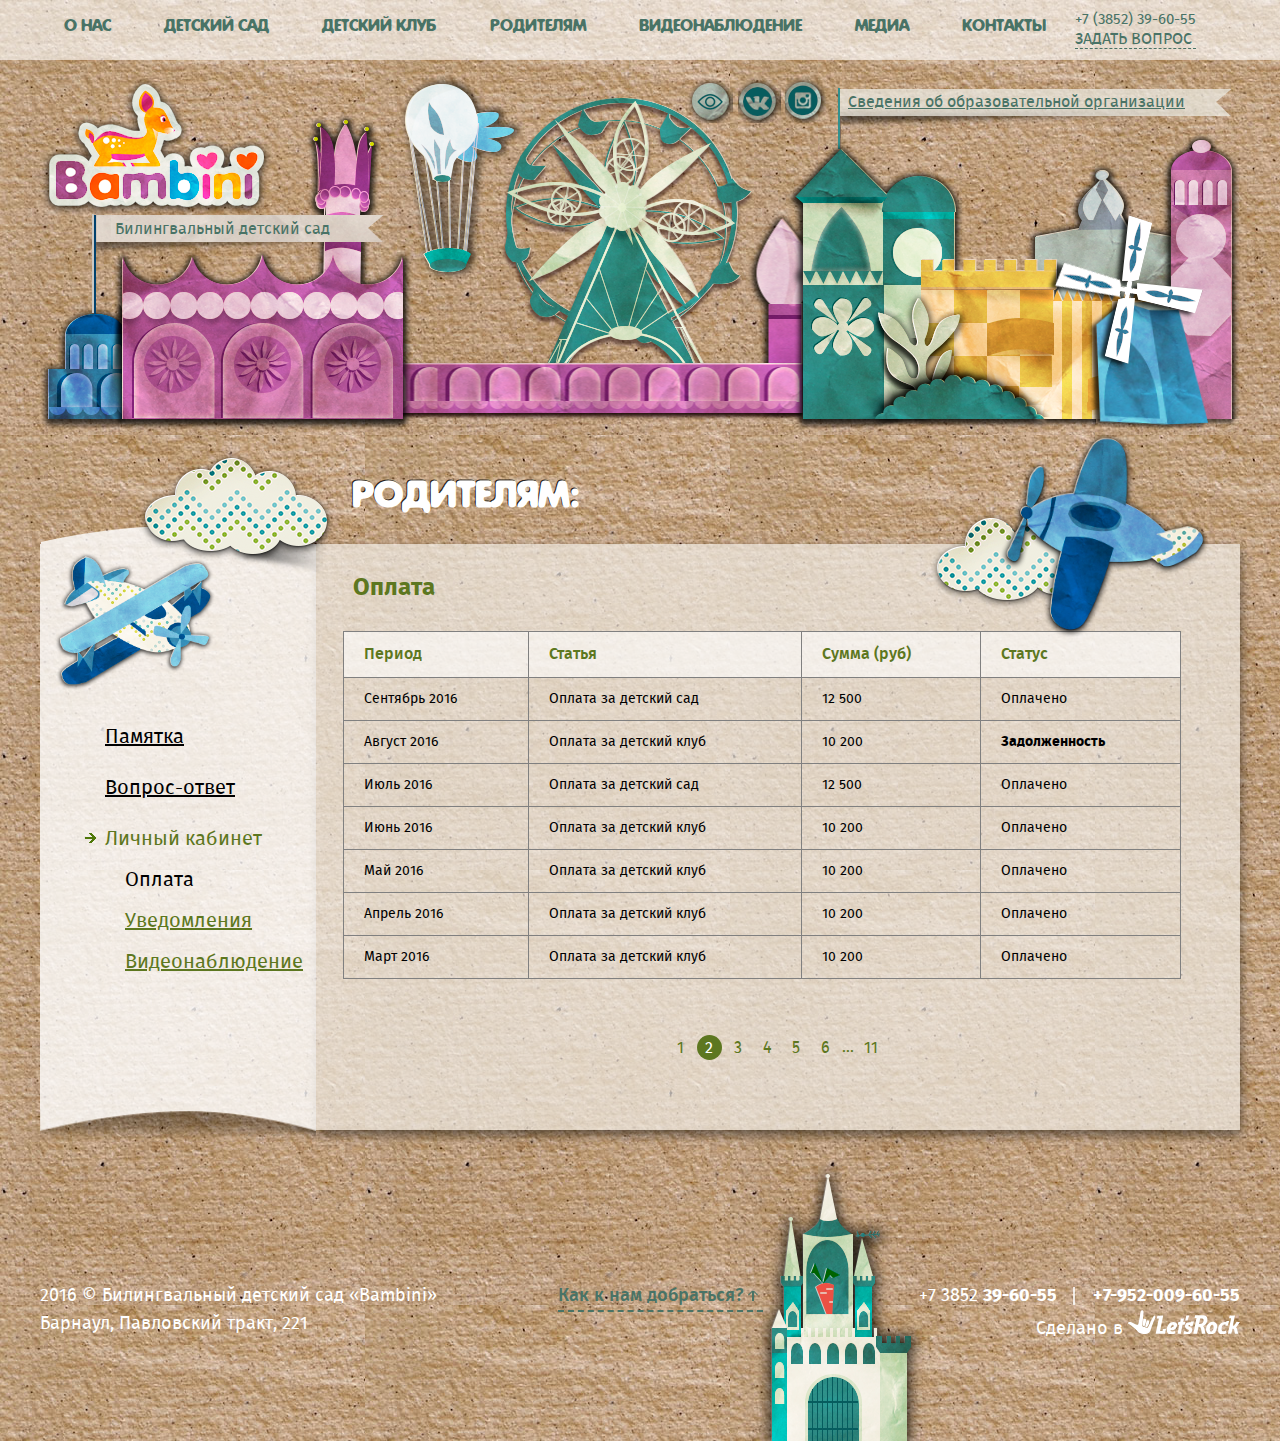
<file: pay.html>
<!DOCTYPE html>
<html lang="ru">

    <head>
        <meta charset="utf-8">
        <meta http-equiv="x-ua-compatible" content="ie=edge">
        <title>Билингвальный детский сад - Бамбини</title>
        <meta content="" name="description">
        <meta content="" name="keywords">
        <meta name="viewport" content="width=device-width, initial-scale=1.0">
        <meta content="telephone=no" name="format-detection">
        <meta name="HandheldFriendly" content="true">
        <link href="static/css/main.min.css" rel="stylesheet" type="text/css">
        <link rel="icon" type="image/x-icon" href="favicon.ico">
        <script src="https://api-maps.yandex.ru/2.1/?lang=ru_RU" type="text/javascript"></script>
    </head>

    <body class="page">
        <header class="header">
            <div class="header header_top">
                <div class="wrapper">
                    <div class="header__menu-wrap">
                        <button class="header__menu btn btn_menu">
                        </button>
                    </div>
                    <div class="navigation">
                        <ul class="navigation__list">
                            <li class="navigation__item"><a class="navigation__link" href="#">О нас</a>
                            </li>
                            <li class="navigation__item navigation__item_drop"><a class="navigation__link">Детский сад</a>
                                <div class="navigation navigation_drop drop">
                                    <div class="drop__head">
                                        <button class="drop__btn btn btn_back">
                                        </button><span class="drop__title">Детский сад</span>
                                    </div>
                                    <ul class="drop__list">
                                        <li class="drop__item"><a class="drop__link" href="today.html">Режим дня</a>
                                        </li>
                                        <li class="drop__item"><a class="drop__link" href="today.html">Расписание занятий</a>
                                        </li>
                                        <li class="drop__item"><a class="drop__link" href="#">Питание</a>
                                        </li>
                                        <li class="drop__item"><a class="drop__link" href="#">Индивидуальные занятия</a>
                                        </li>
                                        <li class="drop__item"><a class="drop__link" href="pay.html">Стоимость</a>
                                        </li>
                                    </ul>
                                </div>
                            </li>
                            <li class="navigation__item navigation__item_drop"><a class="navigation__link">Детский клуб</a>
                                <div class="navigation navigation_drop drop">
                                    <div class="drop__head">
                                        <button class="drop__btn btn btn_back">
                                        </button><span class="drop__title">Детский клуб</span>
                                    </div>
                                    <ul class="drop__list">
                                        <li class="drop__item"><a class="drop__link" href="#">О клубе</a>
                                        </li>
                                        <li class="drop__item"><a class="drop__link" href="today.html">Занятия</a>
                                        </li>
                                        <li class="drop__item"><a class="drop__link" href="#">Педагоги</a>
                                        </li>
                                        <li class="drop__item"><a class="drop__link" href="#">Клубная жизнь</a>
                                        </li>
                                        <li class="drop__item"><a class="drop__link" href="pay.html">Стоимость</a>
                                        </li>
                                    </ul>
                                </div>
                            </li>
                            <li class="navigation__item navigation__item_drop"><a class="navigation__link">Родителям</a>
                                <div class="navigation navigation_drop drop">
                                    <div class="drop__head">
                                        <button class="drop__btn btn btn_back">
                                        </button><span class="drop__title">Родителям</span>
                                    </div>
                                    <ul class="drop__list">
                                        <li class="drop__item"><a class="drop__link" href="#">Памятка</a>
                                        </li>
                                        <li class="drop__item"><a class="drop__link" href="parents.html">Вопрос-ответ</a>
                                        </li>
                                        <li class="drop__item"><a class="drop__link" href="#">Личный кабинет</a>
                                        </li>
                                    </ul>
                                </div>
                            </li>
                            <li class="navigation__item"><a class="navigation__link" href="#">Видеонаблюдение</a>
                            </li>
                            <li class="navigation__item"><a class="navigation__link" href="media.html">Медиа</a>
                            </li>
                            <li class="navigation__item"><a class="navigation__link" href="#">Контакты</a>
                            </li>
                        </ul>
                    </div>
                    <div class="header__contact"><a class="header__link header__link_phone icons icons icons_menu" href="tel:+73852396055"><i class="icons icon-phone"></i>+7 (3852) <strong>39-60-55</strong></a><a class="header__link header__link_question" href=""><i class="icons icon-phone"></i>Задать вопрос</a>
                    </div>
                </div>
            </div>
            <div class="wrapper">
                <div class="header header_main">
                    <div class="header__wrap">
                        <a class="header__logo" href="index.html"></a>
                        <p class="header__subtitle">Билингвальный детский сад
                        </p><a class="header__link header__link_about" href="#">Сведения об образовательной организации</a>
                        <div class="header__links links">
                            <a class="links__link links__link_eye" href="special-index.html"></a>
                            <a class="links__link links__link_social links__link_vk" href="#"></a>
                            <a class="links__link links__link_social links__link_in" href="#"></a>
                        </div>
                        <div class="header__whell whell">
                        </div>
                        <div class="header__mill mill">
                            <div class="mill__wrap">
                            </div>
                        </div>
                    </div>
                </div>
            </div>
        </header>
        <div class="page__wrapper">
            <div class="page__wrapper page__wrapper_inner">
                <h2 class="page__title section-title">Родителям:
                                      </h2>
                <div class="page__side">
                    <ul class="sidebar">
                        <li class="sidebar__item"><a class="sidebar__link" href="#">Памятка</a>
                        </li>
                        <li class="sidebar__item"><a class="sidebar__link" href="parents.html">Вопрос-ответ</a>
                        </li>
                        <li class="sidebar__item"><a class="sidebar__link sidebar__link_active" href="#">Личный кабинет</a>
                            <ul class="sidebar__sublist sublist">
                                <li class="sublist__item"><a class="sublist__link sublist__link_active" href="#">Оплата</a>
                                </li>
                                <li class="sublist__item"><a class="sublist__link" href="#">Уведомления</a>
                                </li>
                                <li class="sublist__item"><a class="sublist__link" href="#">Видеонаблюдение</a>
                                </li>
                            </ul>
                        </li>
                    </ul>
                </div>
                <div class="page__body">
                    <section class="pay">
                        <h3 class="pay__title section-title section-title_inner">Оплата
                                                          </h3>
                        <table class="pay__table" border="1">
                            <tr class="pay__row">
                                <th class="pay__cell pay__cell_head">Период
                                </th>
                                <th class="pay__cell pay__cell_head">Статья
                                </th>
                                <th class="pay__cell pay__cell_head">Сумма (руб)
                                </th>
                                <th class="pay__cell pay__cell_head">Статус
                                </th>
                            </tr>
                            <tr class="pay__row">
                                <td class="pay__cell">Сентябрь 2016
                                </td>
                                <td class="pay__cell">Оплата за детский сад
                                </td>
                                <td class="pay__cell">12 500
                                </td>
                                <td class="pay__cell">Оплачено
                                </td>
                            </tr>
                            <tr class="pay__row">
                                <td class="pay__cell">Август 2016
                                </td>
                                <td class="pay__cell">Оплата за детский клуб
                                </td>
                                <td class="pay__cell">10 200
                                </td>
                                <td class="pay__cell"><strong>Задолженность</strong>
                                </td>
                            </tr>
                            <tr class="pay__row">
                                <td class="pay__cell">Июль 2016
                                </td>
                                <td class="pay__cell">Оплата за детский сад
                                </td>
                                <td class="pay__cell">12 500
                                </td>
                                <td class="pay__cell">Оплачено
                                </td>
                            </tr>
                            <tr class="pay__row">
                                <td class="pay__cell">Июнь 2016
                                </td>
                                <td class="pay__cell">Оплата за детский клуб
                                </td>
                                <td class="pay__cell">10 200
                                </td>
                                <td class="pay__cell">Оплачено
                                </td>
                            </tr>
                            <tr class="pay__row">
                                <td class="pay__cell">Май 2016
                                </td>
                                <td class="pay__cell">Оплата за детский клуб
                                </td>
                                <td class="pay__cell">10 200
                                </td>
                                <td class="pay__cell">Оплачено
                                </td>
                            </tr>
                            <tr class="pay__row">
                                <td class="pay__cell">Апрель 2016
                                </td>
                                <td class="pay__cell">Оплата за детский клуб
                                </td>
                                <td class="pay__cell">10 200
                                </td>
                                <td class="pay__cell">Оплачено
                                </td>
                            </tr>
                            <tr class="pay__row">
                                <td class="pay__cell">Март 2016
                                </td>
                                <td class="pay__cell">Оплата за детский клуб
                                </td>
                                <td class="pay__cell">10 200
                                </td>
                                <td class="pay__cell">Оплачено
                                </td>
                            </tr>
                        </table>
                        <ul class="paginator">
                            <li class="paginator__page">
                                <button>1
                                </button>
                            </li>
                            <li class="paginator__page paginator__page_active">
                                <button>2
                                </button>
                            </li>
                            <li class="paginator__page">
                                <button>3
                                </button>
                            </li>
                            <li class="paginator__page">
                                <button>4
                                </button>
                            </li>
                            <li class="paginator__page">
                                <button>5
                                </button>
                            </li>
                            <li class="paginator__page">
                                <button>6
                                </button>
                            </li>
                            <li class="paginator__page">
                                <button>11
                                </button>
                            </li>
                        </ul>
                    </section>
                </div>
            </div>
        </div>
        <footer class="footer">
            <div class="footer__map map">
            </div>
            <div class="wrapper">
                <div class="footer__content">
                    <div class="footer__info"><span class="footer__copy">2016 &copy; Билингвальный детский сад «Bambini»</span><span class="footer__adress">Барнаул, Павловский тракт, 221         </span>
                    </div>
                    <div class="footer__info"><a class="footer__link footer__link_found-us" href="#">Как к нам добраться?<span class="icons icon-arrow"></span></a><a class="footer__link footer__link_found-us footer__link_hide" href="#">свернуть карту</a>
                    </div>
                    <div class="navigation navigation_footer">
                        <ul class="navigation__list">
                            <li class="navigation__item"><a class="navigation__link" href="#">О нас</a>
                            </li>
                            <li class="navigation__item"><a class="navigation__link" href="today.html">Детский сад</a>
                            </li>
                            <li class="navigation__item navigation__item_drop"><a class="navigation__link">Детский клуб</a>
                            </li>
                            <li class="navigation__item"><a class="navigation__link" href="parents.html">Родителям</a>
                            </li>
                            <li class="navigation__item"><a class="navigation__link" href="#">Видеонаблюдение</a>
                            </li>
                            <li class="navigation__item"><a class="navigation__link" href="media.html">Медиа</a>
                            </li>
                            <li class="navigation__item"><a class="navigation__link" href="#">Контакты</a>
                            </li>
                        </ul>
                    </div>
                    <div class="footer__info"><a class="footer__link footer__link_phone" href="tel:+73852396055">+7 3852 <strong>39-60-55</strong></a><a class="footer__link footer__link_phone" href="tel:+79520096055"><strong>+7-952-009-60-55</strong></a><span class="footer__developed-by">Сделано в <a class="footer__link footer__link_letsrock" href="http://www.letsrock.pro" target="_blank" title="Digital Агенство - Let's Rock!"> 
                                                            <svg id="letsrock" version="1.1" xmlns="http://www.w3.org/2000/svg" xmlns:xlink="http://www.w3.org/1999/xlink" x="0px" y="0px" viewbox="-33 353.4 63.6 13.9" style="enable-background:new -33 353.4 63.6 13.9;" xml:space="preserve">
                                                              <g>
                                                                <path d="M-20,364.4c0.7-2.2,1.3-3.6,2.1-5.7c0.3-0.7,0.5-1.1,0.4-1.5c-0.1-0.7-0.6-0.9-1-0.3c-0.1,0.1-0.1,0.2-0.2,0.3                                    c-0.3,0.4-0.5,0.9-0.8,1.4c-0.9,1.6-1.6,3.7-2.1,4.4c-0.6,1-1.5,0.8-1.8-0.2c-0.7,0.5-1.5,0-1.5-0.9c0-0.8,0.2-1.8,0.3-2.6                                    c0.1-1,0.4-3.6,0.4-5c0-0.2,0-0.3-0.1-0.4c-0.2-0.5-0.6-0.5-1.1-0.2c-0.2,0.2-0.4,0.5-0.5,0.9c-0.2,0.6-0.2,1.3-0.3,2                                    c-0.1,0.5-0.8,4.6-1,4.9c-0.5,1.1-2.5-0.8-3.9-1.2c-1.6-0.4-2.6,0.4-1.4,1.1c0.8,0.5,3.4,2.5,4,3.2c0.2,0.2,0.2,0.2,0.4,0.3                                    c0.2,0.2,0.4,0.4,0.6,0.7c1.4,1.3,4,2,5.9,1c0.4-0.2,0.5-0.3,0.8-0.6C-20.3,365.4-20.2,365-20,364.4L-20,364.4z"></path>
                                                                <path id="R_1_" d="M7.4,361.3l0.6-3.1c0.9,0,2.4-0.3,1.8,1.8C9.3,361.4,8.4,361.3,7.4,361.3L7.4,361.3z M4.1,366.9h2.1l0.9-4                                    c1.2-0.1,1.2,0.7,1.4,1.5l0.5,2.5H11l-0.5-2.6c-0.1-0.6-0.4-1.1-0.6-1.4c-0.1-0.1-0.3-0.2-0.4-0.3c0.3-0.2,0.6-0.3,0.9-0.5                                    c0.4-0.3,0.8-0.6,1.2-1.3c0.5-0.9,0.7-2.2,0.3-3.2c-0.5-1-1.3-1.2-2.8-1.2c-1.3,0-2.6,0-4,0l-0.3,1.6h1.1L4.1,366.9z"></path>
                                                                <path id="к_1_" d="M23.8,366.9h1.9l0.7-2.9c0.8-0.1,0.9,0.4,1,1.2l0.3,1.7l1.9,0l-0.3-1.3c-0.3-1.2-0.2-1.5-0.9-2.2l2.2-3.2l-2,0                                    c-0.5,0.7-0.9,1.5-1.4,2.2h-0.6c0-0.6,1-4.7,1.2-5.9h-3.1l-0.3,1.6h1.1C25.4,359.6,23.8,366.2,23.8,366.9L23.8,366.9z"></path>
                                                                <polyline points="-11.4,364.2 -13.2,364.2 -13.4,365.3 -14.8,365.3 -13,356.5 -16.3,356.6 -16.7,358.2 -15.5,358.2 -17.3,366.9                                     -12,366.9 	"></polyline>
                                                                <path id="о_1_" d="M13.5,364.9c-0.1-0.4-0.1-0.9,0.1-1.5c0.2-0.7,0.7-1.8,1.5-1.5c0.7,0.2,0.7,2.1,0,3.1                                    C14.6,365.8,13.8,365.9,13.5,364.9L13.5,364.9z M12.9,367.1c0.2,0.1,0.4,0.1,0.6,0.1c1.7,0.2,2.6-0.5,3.1-1.2                                    c0.5-0.6,0.6-1.1,0.8-1.9c0.3-1,0.4-2.2-0.2-3.1c-0.7-0.9-2.1-1.2-3.4-0.7c-1,0.4-1.8,1.3-2.2,2.5c-0.2,0.6-0.3,1.3-0.3,2                                    C11.5,366,12,366.7,12.9,367.1L12.9,367.1z"></path>
                                                                <path d="M-8.8,363.5c0.1-0.7,0.5-1.5,1.1-1.7c0.5-0.1,0.7,0.3,0.6,0.7c0,0.2-0.1,0.4-0.3,0.6C-7.7,363.5-8.2,363.5-8.8,363.5                                    L-8.8,363.5z M-10.4,366.6c1.1,1.3,3.3,0.4,4.3,0.1l-0.3-1.4c-0.9,0.3-2.1,0.9-2.5-0.4c1.4,0.1,2.7-0.3,3.4-1.6                                    c1.8-3.1-2.6-4.2-4.5-1.7c-0.7,0.9-1,1.8-1,3C-11,364.5-11.1,365.6-10.4,366.6z"></path>
                                                                <path d="M-0.6,363.1c0.3,1.1,1.9,1.3,2.1,1.8c0.4,0.9-1.4,1.1-2.4,0.3l-0.7,1.4c0.5,0.7,2.1,0.8,3.1,0.6c1.2-0.3,1.9-1.2,2-2.4                                    c0-0.5-0.1-0.8-0.6-1.3c-0.4-0.4-0.9-0.5-1.3-0.7c-0.2-0.1-0.3-0.2-0.3-0.4c0-0.5,0.4-0.5,1-0.4l-0.1,0.7l1.4,0l0.9-2.7l-1.7,0                                    l-0.1,0.4c-0.8-0.1-1.8-0.1-2.5,0.4C0.4,360.7-0.9,361.7-0.6,363.1z"></path>
                                                                <path id="C_1_" d="M18.9,366.7c0.2,0.2,0.4,0.3,0.8,0.4c0.4,0.1,1,0.2,1.4,0.1c0.3,0,0.5-0.1,0.8-0.2c0.3-0.1,0.5-0.2,0.7-0.3                                    c0.1-0.1,0.2-0.1,0.4-0.2l-0.3-1.4c-0.6,0.2-2.8,1.3-2.5-1.2c0.1-1.4,0.6-2.4,2.2-2.2l-0.1,0.7l1.3,0l0.9-2.7h-1.6l-0.1,0.5                                    c-1.9-0.2-2.9,0.3-3.7,1.4c-0.7,0.9-1,2.1-0.9,3.4C18.2,365.7,18.4,366.3,18.9,366.7L18.9,366.7z"></path>
                                                                <polygon points="-4.9,366.9 -3,366.9 -2,361.8 -0.9,361.8 -0.4,360.2 -1.6,360.2 -1.2,358.2 -2.8,358.2 -3.4,360.2 -4.4,360.2                                     -4.7,361.8 -3.9,361.8 	"></polygon>
                                                                <path d="M-23.4,362c0.4-0.8,0.6-1.9,0.7-2.6c0.1-0.7-0.1-1-0.8-1.1c-0.2,0-0.4,0-0.6,0.1c-0.3,0.2-0.2,0.5-0.3,1.1                                    c-0.2,1.2-0.5,2.5,0,2.9C-23.9,363-23.6,362.4-23.4,362L-23.4,362z"></path>
                                                                <path d="M-21.9,362.7c0.6-0.9,1.3-2.6,0.9-3.1c-0.3-0.4-1.1-0.7-1.4,0c-0.2,0.5-0.4,1.4-0.5,1.9c-0.2,0.5-0.4,1.2-0.2,1.6                                    C-22.7,363.7-22.1,363.1-21.9,362.7L-21.9,362.7z"></path>
                                                                <polygon points="-0.5,359.3 0.8,359.3 1.8,356.5 0.1,356.5 	"></polygon>
                                                              </g>
                                                            </svg></a></span>
                    </div>
                </div>
            </div>
        </footer>
        <div class="modal modal_question">
            <button class="modal__btn modal__btn_close b-close">
            </button>
            <h3 class="modal__title section-title">Задать вопрос
                              </h3>
            <form class="modal__form">
                <label class="modal__input">
                    <INPUT type="text" placeholder="Ваше имя *"></INPUT>
                </label>
                <label class="modal__input">
                    <INPUT class="input" type="text" placeholder="Ваш e-mail *"></INPUT>
                </label>
                <label class="modal__input">
                    <INPUT class="input" type="text" placeholder="Ваш номер телефона"></INPUT>
                </label>
                <textarea class="modal__textarea" placeholder="Ваш вопрос *"></textarea><span class="modal__tip">* - поля обязательные к заполнению</span>
                <button class="modal__btn modal__btn_send">Отправить
                </button>
            </form>
        </div>
        <div class="modal modal_menu">
            <button class="modal__btn modal__btn_close b-close">
            </button>
        </div>


        <script src="static/js/main.min.js"></script>
    </body>

</html>
</file>
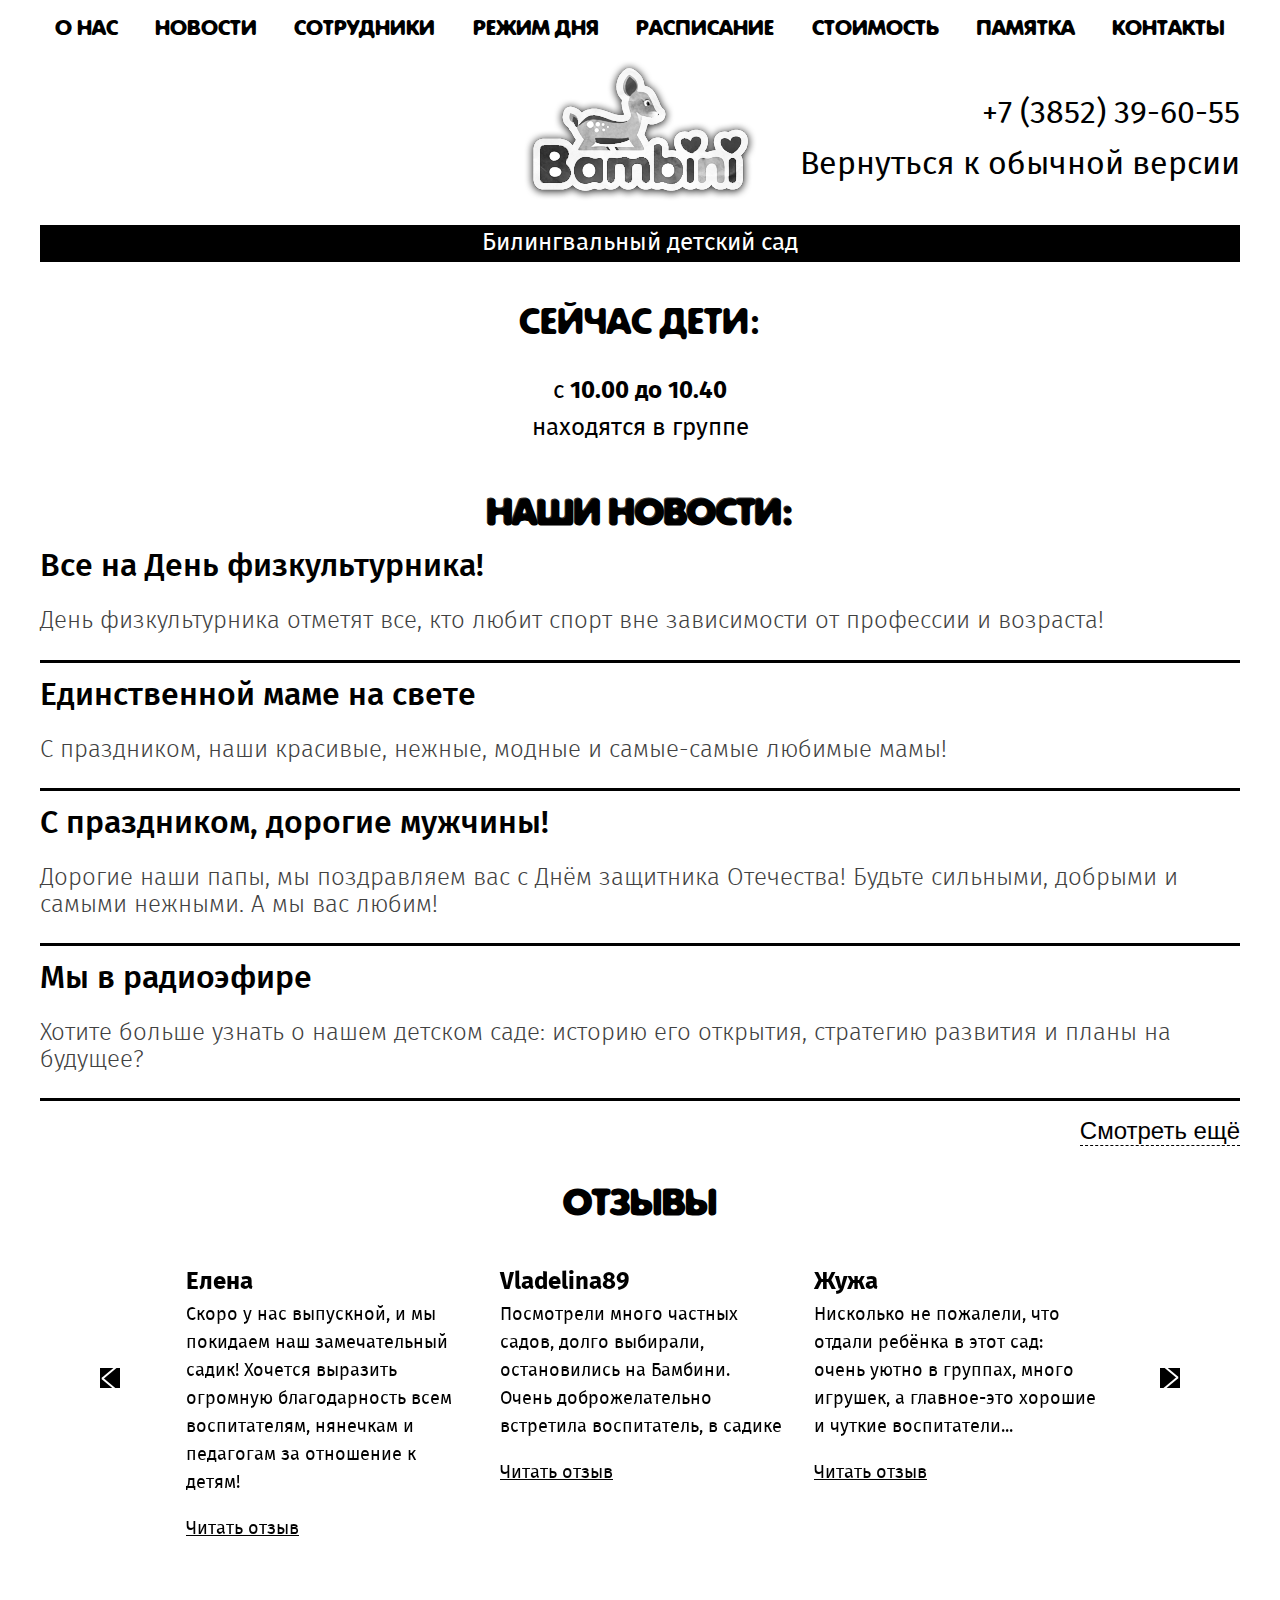
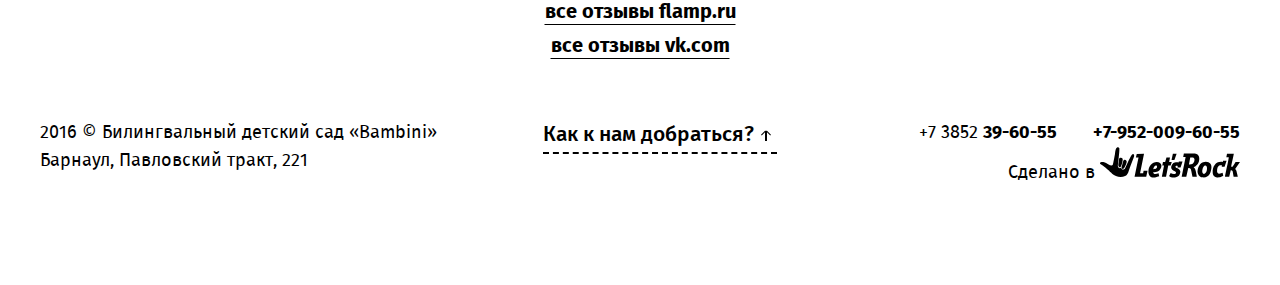
<file: special-index.html>
<!DOCTYPE html>
<html lang="ru">

    <head>
        <meta charset="utf-8">
        <meta http-equiv="x-ua-compatible" content="ie=edge">
        <title>Билингвальный детский сад - Бамбини</title>
        <meta content="" name="description">
        <meta content="" name="keywords">
        <meta name="viewport" content="width=device-width, initial-scale=1.0">
        <meta content="telephone=no" name="format-detection">
        <meta name="HandheldFriendly" content="true">
        <link href="static/css/main.min.css" rel="stylesheet" type="text/css">
        <link rel="icon" type="image/x-icon" href="favicon.ico">
        <script src="https://api-maps.yandex.ru/2.1/?lang=ru_RU" type="text/javascript"></script>
        <link href="static/css/separate-css/style-special.css" rel="stylesheet" type="text/css">
    </head>

    <body class="page">
        <header class="header">
            <div class="header header_top">
                <div class="wrapper">
                    <div class="header__menu-wrap">
                        <button class="header__menu btn btn_menu">
                        </button>
                    </div>
                    <div class="navigation">
                        <ul class="navigation__list">
                            <li class="navigation__item"><a class="navigation__link" href="special-page.html">О нас</a>
                            </li>
                            <li class="navigation__item"><a class="navigation__link" href="special-news.html">Новости</a>
                            </li>
                            <li class="navigation__item"><a class="navigation__link" href="special-page.html">Сотрудники</a>
                            </li>
                            <li class="navigation__item"><a class="navigation__link" href="special-today.html">Режим дня</a>
                            </li>
                            <li class="navigation__item"><a class="navigation__link" href="special-page.html">Расписание</a>
                            </li>
                            <li class="navigation__item"><a class="navigation__link" href="special-pay.html">Стоимость</a>
                            </li>
                            <li class="navigation__item"><a class="navigation__link" href="special-page.html">Памятка</a>
                            </li>
                            <li class="navigation__item"><a class="navigation__link" href="special-page.html">Контакты</a>
                            </li>
                        </ul>
                    </div>
                    <div class="header__contact"><a class="header__link header__link_phone icons icons icons_menu" href="tel:+73852396055"><i class="icons icon-phone"></i>+7 (3852) <strong>39-60-55</strong></a><a class="header__link" href="index.html">Вернуться к обычной версии</a>
                    </div>
                </div>
            </div>
            <div class="wrapper">
                <div class="header header_main">
                    <div class="header__wrap">
                        <a class="header__logo" href="special-index.html" title="Бамбини - Билингвальный детский сад"></a>
                        <p class="header__subtitle">Билингвальный детский сад
                        </p>
                    </div>
                </div>
            </div>
        </header>
        <section class="kids-now">
            <div class="wrapper">
                <div class="kids-now__content">
                    <div class="kids-now__title section-title">Сейчас дети:
                    </div>
                    <div class="kids-now__text">с <strong>10.00 до 10.40</strong> находятся в группе
                    </div>
                    <div class="kids-now__pic">
                        <img src="static/img/assets/kids-now/photo.jpg">
                    </div>
                </div>
            </div>
        </section>
        <section class="news">
            <div class="wrapper">
                <h2 class="news__title section-title">Наши новости:
                              </h2>
                <div class="news__content">
                    <ul class="news__list">
                        <li class="news-article">
                            <a class="news-article__link" href="article.html">
                                <div class="news-article__head">
                                    <div class="news-article__pic">
                                        <IMG src="static/img/assets/news/news1.jpg" alt="Иллюстрация"></IMG>
                                    </div><span class="news-article__date">10/04/2016</span>
                                </div>
                                <div class="news-article__content">
                                    <h4 class="news-article__title">Все на День физкультурника!
                                                                                </h4>
                                    <p class="news-article__text">День физкультурника отметят все, кто любит спорт вне зависимости от профессии и возраста!
                                    </p>
                                </div>
                            </a>
                        </li>
                        <li class="news-article">
                            <a class="news-article__link" href="article.html">
                                <div class="news-article__head">
                                    <div class="news-article__pic">
                                        <IMG src="static/img/assets/news/news2.jpg" alt="Иллюстрация"></IMG>
                                    </div><span class="news-article__date">10/04/2016</span>
                                </div>
                                <div class="news-article__content">
                                    <h4 class="news-article__title">Единственной маме на свете
                                                                                </h4>
                                    <p class="news-article__text">С праздником, наши красивые, нежные, модные и самые-самые любимые мамы!
                                    </p>
                                </div>
                            </a>
                        </li>
                        <li class="news-article">
                            <a class="news-article__link" href="article.html">
                                <div class="news-article__head">
                                    <div class="news-article__pic">
                                        <IMG src="static/img/assets/news/news3.jpg" alt="Иллюстрация"></IMG>
                                    </div><span class="news-article__date">10/04/2016</span>
                                </div>
                                <div class="news-article__content">
                                    <h4 class="news-article__title">С праздником, дорогие мужчины!
                                                                                </h4>
                                    <p class="news-article__text">Дорогие наши папы, мы поздравляем вас с Днём защитника Отечества! Будьте сильными, добрыми и самыми нежными. А мы вас любим!
                                    </p>
                                </div>
                            </a>
                        </li>
                        <li class="news-article">
                            <a class="news-article__link" href="article.html">
                                <div class="news-article__head">
                                    <div class="news-article__pic">
                                        <IMG src="static/img/assets/news/news4.jpg" alt="Иллюстрация"></IMG>
                                    </div><span class="news-article__date">10/04/2016</span>
                                </div>
                                <div class="news-article__content">
                                    <h4 class="news-article__title">Мы в радиоэфире
                                                                                </h4>
                                    <p class="news-article__text">Хотите больше узнать о нашем детском саде: историю его открытия, стратегию развития и планы на будущее?
                                    </p>
                                </div>
                            </a>
                        </li>
                    </ul><a class="news__link news__link_more" href="news.html">Смотреть ещё</a>
                </div>
            </div>
        </section>
        <section class="reviews">
            <div class="wrapper">
                <div class="reviews__content">
                    <h2 class="reviews__title section-title">Отзывы
                                        </h2>
                    <div class="reviews__slider slider">
                        <ul class="slider__content">
                            <li class="review">
                                <div class="review__head">
                                    <div class="review__pic">
                                        <div class="review__pic review__pic_wrap">
                                            <IMG src="static/img/assets/reviews/author1.jpg"></IMG>
                                        </div>
                                    </div>
                                    <div class="review__name">Елена
                                    </div>
                                </div>
                                <div class="review__content">
                                    <div class="review__text">Скоро у нас выпускной, и мы покидаем наш замечательный садик! Хочется выразить огромную благодарность всем воспитателям, нянечкам и педагогам за отношение к детям!
                                    </div><a class="review__link" href="#">Читать отзыв</a>
                                </div>
                            </li>
                            <li class="review">
                                <div class="review__head">
                                    <div class="review__pic">
                                        <div class="review__pic review__pic_wrap">
                                            <IMG></IMG>
                                        </div>
                                    </div>
                                    <div class="review__name">Vladelina89
                                    </div>
                                </div>
                                <div class="review__content">
                                    <div class="review__text">Посмотрели много частных садов, долго выбирали, остановились на Бамбини. Очень доброжелательно встретила воспитатель, в садике
                                    </div><a class="review__link" href="#">Читать отзыв</a>
                                </div>
                            </li>
                            <li class="review">
                                <div class="review__head">
                                    <div class="review__pic">
                                        <div class="review__pic review__pic_wrap">
                                            <IMG src="static/img/assets/reviews/author2.jpg"></IMG>
                                        </div>
                                    </div>
                                    <div class="review__name">Жужа
                                    </div>
                                </div>
                                <div class="review__content">
                                    <div class="review__text">Нисколько не пожалели, что отдали ребёнка в этот сад: очень уютно в группах, много игрушек, а главное-это хорошие и чуткие воспитатели...
                                    </div><a class="review__link" href="#">Читать отзыв</a>
                                </div>
                            </li>
                            <li class="review">
                                <div class="review__head">
                                    <div class="review__pic">
                                        <div class="review__pic review__pic_wrap">
                                            <IMG></IMG>
                                        </div>
                                    </div>
                                    <div class="review__name">sanboy
                                    </div>
                                </div>
                                <div class="review__content">
                                    <div class="review__text">Посмотрели много частных садов, долго выбирали, остановились на Бамбини. Очень доброжелательно встретила воспитатель, в садике
                                    </div><a class="review__link" href="#">Читать отзыв</a>
                                </div>
                            </li>
                        </ul>
                        <div class="slider__controls">
                            <button class="slider__btn slider__btn_prev">
                            </button>
                            <button class="slider__btn slider__btn_next">
                            </button>
                        </div>
                    </div>
                </div>
                <div class="reviews__all-reviews"><a class="reviews__link" href="http://www.flamp.ru">Все отзывы flamp.ru</a><a class="reviews__link" href="http://www.vk.com">Все отзывы vk.com</a>
                </div>
            </div>
        </section>
        <footer class="footer">
            <div class="footer__map map">
            </div>
            <div class="wrapper">
                <div class="footer__content">
                    <div class="footer__info"><span class="footer__copy">2016 &copy; Билингвальный детский сад «Bambini»</span><span class="footer__adress">Барнаул, Павловский тракт, 221         </span>
                    </div>
                    <div class="footer__info"><a class="footer__link footer__link_found-us" href="#">Как к нам добраться?<span class="icons icon-arrow"></span></a><a class="footer__link footer__link_found-us footer__link_hide" href="#">свернуть карту</a>
                    </div>
                    <div class="navigation navigation_footer">
                        <ul class="navigation__list">
                            <li class="navigation__item"><a class="navigation__link" href="#">О нас</a>
                            </li>
                            <li class="navigation__item"><a class="navigation__link" href="today.html">Детский сад</a>
                            </li>
                            <li class="navigation__item navigation__item_drop"><a class="navigation__link">Детский клуб</a>
                            </li>
                            <li class="navigation__item"><a class="navigation__link" href="parents.html">Родителям</a>
                            </li>
                            <li class="navigation__item"><a class="navigation__link" href="#">Видеонаблюдение</a>
                            </li>
                            <li class="navigation__item"><a class="navigation__link" href="media.html">Медиа</a>
                            </li>
                            <li class="navigation__item"><a class="navigation__link" href="#">Контакты</a>
                            </li>
                        </ul>
                    </div>
                    <div class="footer__info"><a class="footer__link footer__link_phone" href="tel:+73852396055">+7 3852 <strong>39-60-55</strong></a><a class="footer__link footer__link_phone" href="tel:+79520096055"><strong>+7-952-009-60-55</strong></a><span class="footer__developed-by">Сделано в <a class="footer__link footer__link_letsrock" href="http://www.letsrock.pro" target="_blank" title="Digital Агенство - Let's Rock!"> 
                                                            <svg id="letsrock" version="1.1" xmlns="http://www.w3.org/2000/svg" xmlns:xlink="http://www.w3.org/1999/xlink" x="0px" y="0px" viewbox="-33 353.4 63.6 13.9" style="enable-background:new -33 353.4 63.6 13.9;" xml:space="preserve">
                                                              <g>
                                                                <path d="M-20,364.4c0.7-2.2,1.3-3.6,2.1-5.7c0.3-0.7,0.5-1.1,0.4-1.5c-0.1-0.7-0.6-0.9-1-0.3c-0.1,0.1-0.1,0.2-0.2,0.3                                    c-0.3,0.4-0.5,0.9-0.8,1.4c-0.9,1.6-1.6,3.7-2.1,4.4c-0.6,1-1.5,0.8-1.8-0.2c-0.7,0.5-1.5,0-1.5-0.9c0-0.8,0.2-1.8,0.3-2.6                                    c0.1-1,0.4-3.6,0.4-5c0-0.2,0-0.3-0.1-0.4c-0.2-0.5-0.6-0.5-1.1-0.2c-0.2,0.2-0.4,0.5-0.5,0.9c-0.2,0.6-0.2,1.3-0.3,2                                    c-0.1,0.5-0.8,4.6-1,4.9c-0.5,1.1-2.5-0.8-3.9-1.2c-1.6-0.4-2.6,0.4-1.4,1.1c0.8,0.5,3.4,2.5,4,3.2c0.2,0.2,0.2,0.2,0.4,0.3                                    c0.2,0.2,0.4,0.4,0.6,0.7c1.4,1.3,4,2,5.9,1c0.4-0.2,0.5-0.3,0.8-0.6C-20.3,365.4-20.2,365-20,364.4L-20,364.4z"></path>
                                                                <path id="R_1_" d="M7.4,361.3l0.6-3.1c0.9,0,2.4-0.3,1.8,1.8C9.3,361.4,8.4,361.3,7.4,361.3L7.4,361.3z M4.1,366.9h2.1l0.9-4                                    c1.2-0.1,1.2,0.7,1.4,1.5l0.5,2.5H11l-0.5-2.6c-0.1-0.6-0.4-1.1-0.6-1.4c-0.1-0.1-0.3-0.2-0.4-0.3c0.3-0.2,0.6-0.3,0.9-0.5                                    c0.4-0.3,0.8-0.6,1.2-1.3c0.5-0.9,0.7-2.2,0.3-3.2c-0.5-1-1.3-1.2-2.8-1.2c-1.3,0-2.6,0-4,0l-0.3,1.6h1.1L4.1,366.9z"></path>
                                                                <path id="к_1_" d="M23.8,366.9h1.9l0.7-2.9c0.8-0.1,0.9,0.4,1,1.2l0.3,1.7l1.9,0l-0.3-1.3c-0.3-1.2-0.2-1.5-0.9-2.2l2.2-3.2l-2,0                                    c-0.5,0.7-0.9,1.5-1.4,2.2h-0.6c0-0.6,1-4.7,1.2-5.9h-3.1l-0.3,1.6h1.1C25.4,359.6,23.8,366.2,23.8,366.9L23.8,366.9z"></path>
                                                                <polyline points="-11.4,364.2 -13.2,364.2 -13.4,365.3 -14.8,365.3 -13,356.5 -16.3,356.6 -16.7,358.2 -15.5,358.2 -17.3,366.9                                     -12,366.9 	"></polyline>
                                                                <path id="о_1_" d="M13.5,364.9c-0.1-0.4-0.1-0.9,0.1-1.5c0.2-0.7,0.7-1.8,1.5-1.5c0.7,0.2,0.7,2.1,0,3.1                                    C14.6,365.8,13.8,365.9,13.5,364.9L13.5,364.9z M12.9,367.1c0.2,0.1,0.4,0.1,0.6,0.1c1.7,0.2,2.6-0.5,3.1-1.2                                    c0.5-0.6,0.6-1.1,0.8-1.9c0.3-1,0.4-2.2-0.2-3.1c-0.7-0.9-2.1-1.2-3.4-0.7c-1,0.4-1.8,1.3-2.2,2.5c-0.2,0.6-0.3,1.3-0.3,2                                    C11.5,366,12,366.7,12.9,367.1L12.9,367.1z"></path>
                                                                <path d="M-8.8,363.5c0.1-0.7,0.5-1.5,1.1-1.7c0.5-0.1,0.7,0.3,0.6,0.7c0,0.2-0.1,0.4-0.3,0.6C-7.7,363.5-8.2,363.5-8.8,363.5                                    L-8.8,363.5z M-10.4,366.6c1.1,1.3,3.3,0.4,4.3,0.1l-0.3-1.4c-0.9,0.3-2.1,0.9-2.5-0.4c1.4,0.1,2.7-0.3,3.4-1.6                                    c1.8-3.1-2.6-4.2-4.5-1.7c-0.7,0.9-1,1.8-1,3C-11,364.5-11.1,365.6-10.4,366.6z"></path>
                                                                <path d="M-0.6,363.1c0.3,1.1,1.9,1.3,2.1,1.8c0.4,0.9-1.4,1.1-2.4,0.3l-0.7,1.4c0.5,0.7,2.1,0.8,3.1,0.6c1.2-0.3,1.9-1.2,2-2.4                                    c0-0.5-0.1-0.8-0.6-1.3c-0.4-0.4-0.9-0.5-1.3-0.7c-0.2-0.1-0.3-0.2-0.3-0.4c0-0.5,0.4-0.5,1-0.4l-0.1,0.7l1.4,0l0.9-2.7l-1.7,0                                    l-0.1,0.4c-0.8-0.1-1.8-0.1-2.5,0.4C0.4,360.7-0.9,361.7-0.6,363.1z"></path>
                                                                <path id="C_1_" d="M18.9,366.7c0.2,0.2,0.4,0.3,0.8,0.4c0.4,0.1,1,0.2,1.4,0.1c0.3,0,0.5-0.1,0.8-0.2c0.3-0.1,0.5-0.2,0.7-0.3                                    c0.1-0.1,0.2-0.1,0.4-0.2l-0.3-1.4c-0.6,0.2-2.8,1.3-2.5-1.2c0.1-1.4,0.6-2.4,2.2-2.2l-0.1,0.7l1.3,0l0.9-2.7h-1.6l-0.1,0.5                                    c-1.9-0.2-2.9,0.3-3.7,1.4c-0.7,0.9-1,2.1-0.9,3.4C18.2,365.7,18.4,366.3,18.9,366.7L18.9,366.7z"></path>
                                                                <polygon points="-4.9,366.9 -3,366.9 -2,361.8 -0.9,361.8 -0.4,360.2 -1.6,360.2 -1.2,358.2 -2.8,358.2 -3.4,360.2 -4.4,360.2                                     -4.7,361.8 -3.9,361.8 	"></polygon>
                                                                <path d="M-23.4,362c0.4-0.8,0.6-1.9,0.7-2.6c0.1-0.7-0.1-1-0.8-1.1c-0.2,0-0.4,0-0.6,0.1c-0.3,0.2-0.2,0.5-0.3,1.1                                    c-0.2,1.2-0.5,2.5,0,2.9C-23.9,363-23.6,362.4-23.4,362L-23.4,362z"></path>
                                                                <path d="M-21.9,362.7c0.6-0.9,1.3-2.6,0.9-3.1c-0.3-0.4-1.1-0.7-1.4,0c-0.2,0.5-0.4,1.4-0.5,1.9c-0.2,0.5-0.4,1.2-0.2,1.6                                    C-22.7,363.7-22.1,363.1-21.9,362.7L-21.9,362.7z"></path>
                                                                <polygon points="-0.5,359.3 0.8,359.3 1.8,356.5 0.1,356.5 	"></polygon>
                                                              </g>
                                                            </svg></a></span>
                    </div>
                </div>
            </div>
        </footer>
        <div class="modal modal_question">
            <button class="modal__btn modal__btn_close b-close">
            </button>
            <h3 class="modal__title section-title">Задать вопрос
                              </h3>
            <form class="modal__form">
                <label class="modal__input">
                    <INPUT type="text" placeholder="Ваше имя *"></INPUT>
                </label>
                <label class="modal__input">
                    <INPUT class="input" type="text" placeholder="Ваш e-mail *"></INPUT>
                </label>
                <label class="modal__input">
                    <INPUT class="input" type="text" placeholder="Ваш номер телефона"></INPUT>
                </label>
                <textarea class="modal__textarea" placeholder="Ваш вопрос *"></textarea><span class="modal__tip">* - поля обязательные к заполнению</span>
                <button class="modal__btn modal__btn_send">Отправить
                </button>
            </form>
        </div>
        <div class="modal modal_menu">
            <button class="modal__btn modal__btn_close b-close">
            </button>
        </div>


        <script src="static/js/main.min.js"></script>
    </body>

</html>
</file>
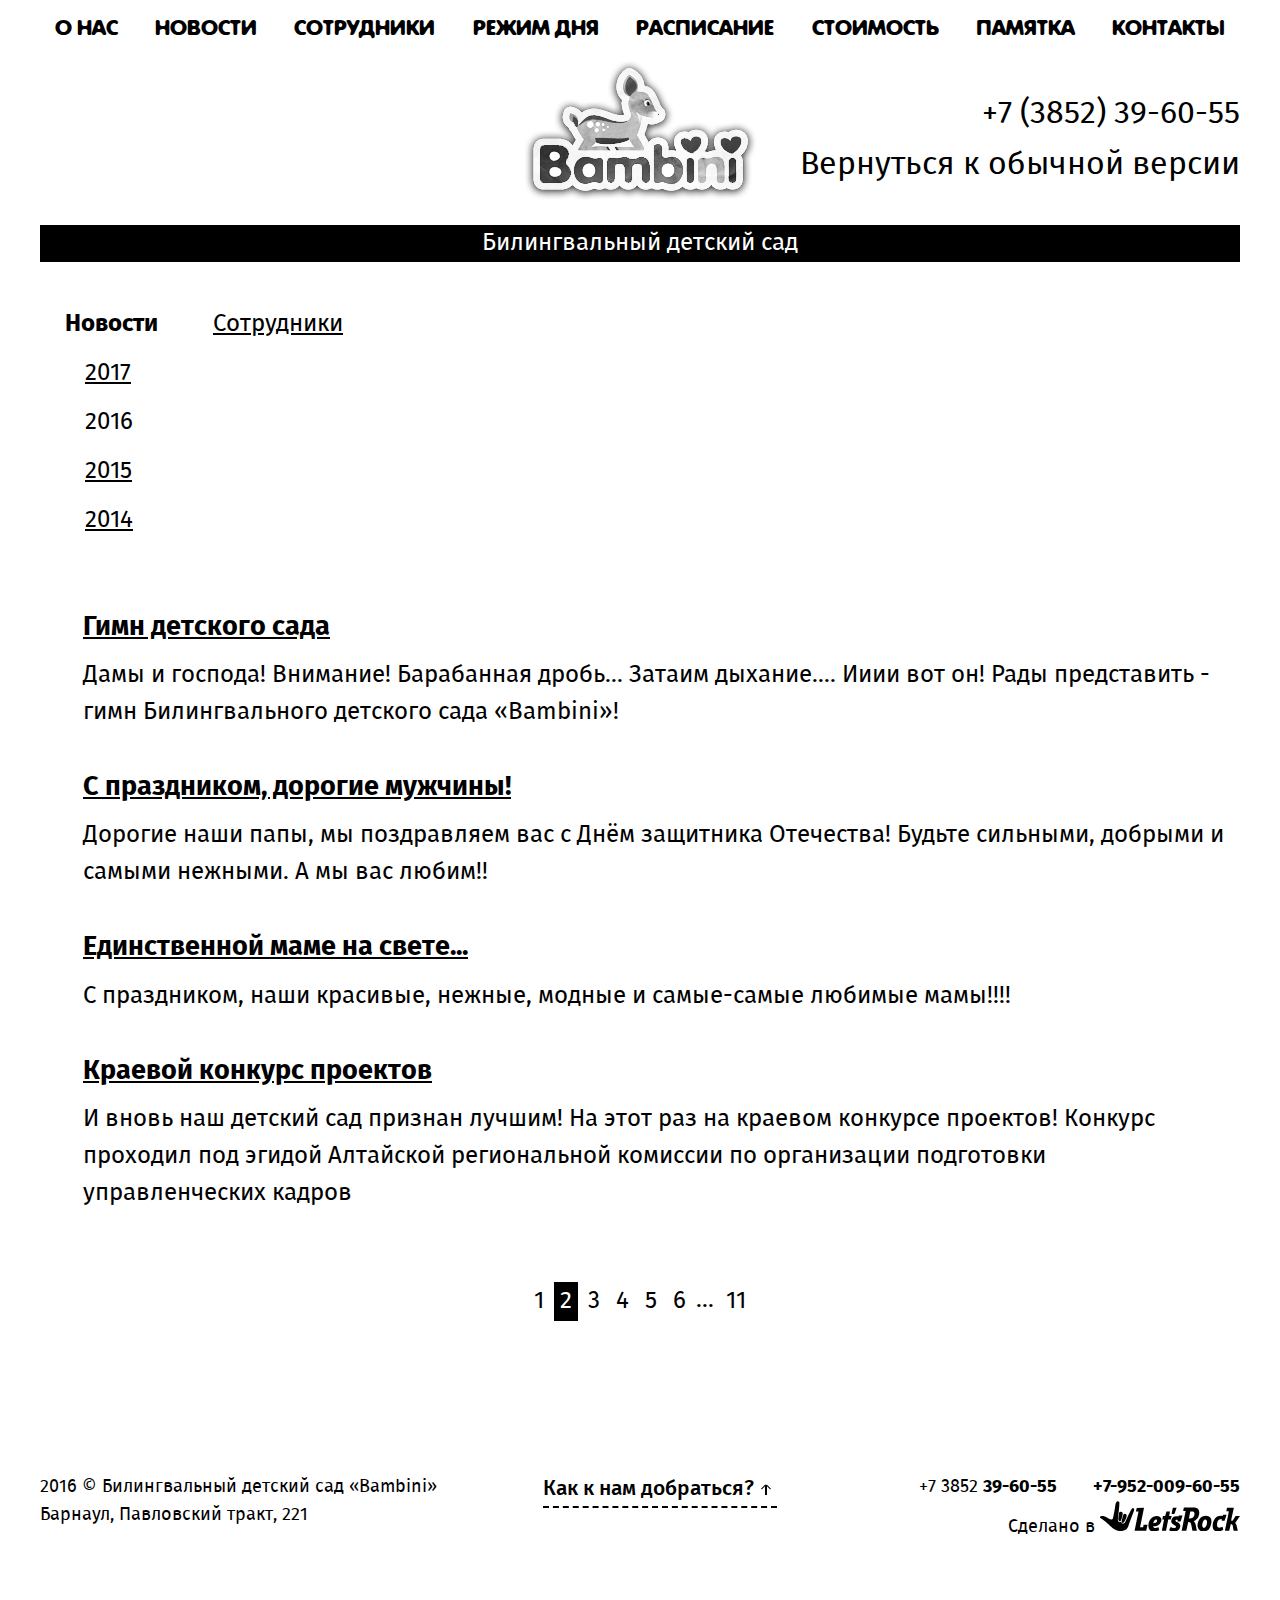
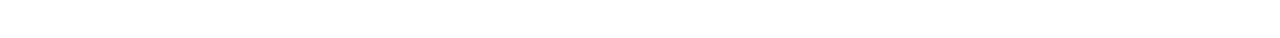
<file: special-news.html>
<!DOCTYPE html>
<html lang="ru">

    <head>
        <meta charset="utf-8">
        <meta http-equiv="x-ua-compatible" content="ie=edge">
        <title>Новости</title>
        <meta content="" name="description">
        <meta content="" name="keywords">
        <meta name="viewport" content="width=device-width, initial-scale=1.0">
        <meta content="telephone=no" name="format-detection">
        <meta name="HandheldFriendly" content="true">
        <link href="static/css/main.min.css" rel="stylesheet" type="text/css">
        <link rel="icon" type="image/x-icon" href="favicon.ico">
        <script src="https://api-maps.yandex.ru/2.1/?lang=ru_RU" type="text/javascript"></script>
        <link href="static/css/separate-css/style-special.css" rel="stylesheet" type="text/css">
    </head>

    <body class="page">
        <header class="header">
            <div class="header header_top">
                <div class="wrapper">
                    <div class="header__menu-wrap">
                        <button class="header__menu btn btn_menu">
                        </button>
                    </div>
                    <div class="navigation">
                        <ul class="navigation__list">
                            <li class="navigation__item"><a class="navigation__link" href="special-page.html">О нас</a>
                            </li>
                            <li class="navigation__item"><a class="navigation__link" href="special-news.html">Новости</a>
                            </li>
                            <li class="navigation__item"><a class="navigation__link" href="special-page.html">Сотрудники</a>
                            </li>
                            <li class="navigation__item"><a class="navigation__link" href="special-today.html">Режим дня</a>
                            </li>
                            <li class="navigation__item"><a class="navigation__link" href="special-page.html">Расписание</a>
                            </li>
                            <li class="navigation__item"><a class="navigation__link" href="special-pay.html">Стоимость</a>
                            </li>
                            <li class="navigation__item"><a class="navigation__link" href="special-page.html">Памятка</a>
                            </li>
                            <li class="navigation__item"><a class="navigation__link" href="special-page.html">Контакты</a>
                            </li>
                        </ul>
                    </div>
                    <div class="header__contact"><a class="header__link header__link_phone icons icons icons_menu" href="tel:+73852396055"><i class="icons icon-phone"></i>+7 (3852) <strong>39-60-55</strong></a><a class="header__link" href="index.html">Вернуться к обычной версии</a>
                    </div>
                </div>
            </div>
            <div class="wrapper">
                <div class="header header_main">
                    <div class="header__wrap">
                        <a class="header__logo" href="special-index.html" title="Бамбини - Билингвальный детский сад"></a>
                        <p class="header__subtitle">Билингвальный детский сад
                        </p>
                    </div>
                </div>
            </div>
        </header>
        <div class="page__wrapper">
            <div class="page__wrapper page__wrapper_inner">
                <div class="page__side">
                    <ul class="sidebar">
                        <li class="sidebar__item"><a class="sidebar__link sidebar__link_active" href="#">Новости</a>
                            <ul class="sidebar__sublist sublist">
                                <li class="sublist__item"><a class="sublist__link" href="#">2017</a>
                                </li>
                                <li class="sublist__item"><a class="sublist__link sublist__link_active" href="#">2016</a>
                                </li>
                                <li class="sublist__item"><a class="sublist__link" href="#">2015</a>
                                </li>
                                <li class="sublist__item"><a class="sublist__link" href="#">2014</a>
                                </li>
                            </ul>
                        </li>
                        <li class="sidebar__item"><a class="sidebar__link" href="#">Сотрудники</a>
                        </li>
                    </ul>
                </div>
                <div class="page__body">
                    <section class="news-page">
                        <ul class="news-page__list">
                            <li class="news-page-article">
                                <div class="news-page-article__body">
                                    <div class="news-page-article__p title"><a class="news-page-article__title news-page-article__title_link" href="#">Гимн детского сада</a>
                                    </div>
                                    <div class="news-page-article__text">Дамы и господа! Внимание! Барабанная дробь... Затаим дыхание.... Ииии вот он! Рады представить - гимн Билингвального детского сада «Bambini»!
                                    </div>
                                </div>
                            </li>
                            <li class="news-page-article">
                                <div class="news-page-article__body">
                                    <div class="news-page-article__p title"><a class="news-page-article__title news-page-article__title_link" href="#">С праздником, дорогие мужчины!</a>
                                    </div>
                                    <div class="news-page-article__text">Дорогие наши папы, мы поздравляем вас с Днём защитника Отечества! Будьте сильными, добрыми и самыми нежными. А мы вас любим!!
                                    </div>
                                </div>
                            </li>
                            <li class="news-page-article">
                                <div class="news-page-article__body">
                                    <div class="news-page-article__p title"><a class="news-page-article__title news-page-article__title_link" href="#">Единственной маме на свете...</a>
                                    </div>
                                    <div class="news-page-article__text">С праздником, наши красивые, нежные, модные и самые-самые любимые мамы!!!!
                                    </div>
                                </div>
                            </li>
                            <li class="news-page-article">
                                <div class="news-page-article__body">
                                    <div class="news-page-article__p title"><a class="news-page-article__title news-page-article__title_link" href="#">Краевой конкурс проектов</a>
                                    </div>
                                    <div class="news-page-article__text">И вновь наш детский сад признан лучшим! На этот раз на краевом конкурсе проектов! Конкурс проходил под эгидой Алтайской региональной комиссии по организации подготовки управленческих кадров
                                    </div>
                                </div>
                            </li>
                            <li>
                                <ul class="paginator">
                                    <li class="paginator__page">
                                        <button>1
                                        </button>
                                    </li>
                                    <li class="paginator__page paginator__page_active">
                                        <button>2
                                        </button>
                                    </li>
                                    <li class="paginator__page">
                                        <button>3
                                        </button>
                                    </li>
                                    <li class="paginator__page">
                                        <button>4
                                        </button>
                                    </li>
                                    <li class="paginator__page">
                                        <button>5
                                        </button>
                                    </li>
                                    <li class="paginator__page">
                                        <button>6
                                        </button>
                                    </li>
                                    <li class="paginator__page">
                                        <button>11
                                        </button>
                                    </li>
                                </ul>
                            </li>
                        </ul>
                    </section>
                </div>
            </div>
        </div>
        <footer class="footer">
            <div class="footer__map map">
            </div>
            <div class="wrapper">
                <div class="footer__content">
                    <div class="footer__info"><span class="footer__copy">2016 &copy; Билингвальный детский сад «Bambini»</span><span class="footer__adress">Барнаул, Павловский тракт, 221         </span>
                    </div>
                    <div class="footer__info"><a class="footer__link footer__link_found-us" href="#">Как к нам добраться?<span class="icons icon-arrow"></span></a><a class="footer__link footer__link_found-us footer__link_hide" href="#">свернуть карту</a>
                    </div>
                    <div class="navigation navigation_footer">
                        <ul class="navigation__list">
                            <li class="navigation__item"><a class="navigation__link" href="#">О нас</a>
                            </li>
                            <li class="navigation__item"><a class="navigation__link" href="today.html">Детский сад</a>
                            </li>
                            <li class="navigation__item navigation__item_drop"><a class="navigation__link">Детский клуб</a>
                            </li>
                            <li class="navigation__item"><a class="navigation__link" href="parents.html">Родителям</a>
                            </li>
                            <li class="navigation__item"><a class="navigation__link" href="#">Видеонаблюдение</a>
                            </li>
                            <li class="navigation__item"><a class="navigation__link" href="media.html">Медиа</a>
                            </li>
                            <li class="navigation__item"><a class="navigation__link" href="#">Контакты</a>
                            </li>
                        </ul>
                    </div>
                    <div class="footer__info"><a class="footer__link footer__link_phone" href="tel:+73852396055">+7 3852 <strong>39-60-55</strong></a><a class="footer__link footer__link_phone" href="tel:+79520096055"><strong>+7-952-009-60-55</strong></a><span class="footer__developed-by">Сделано в <a class="footer__link footer__link_letsrock" href="http://www.letsrock.pro" target="_blank" title="Digital Агенство - Let's Rock!"> 
                                                            <svg id="letsrock" version="1.1" xmlns="http://www.w3.org/2000/svg" xmlns:xlink="http://www.w3.org/1999/xlink" x="0px" y="0px" viewbox="-33 353.4 63.6 13.9" style="enable-background:new -33 353.4 63.6 13.9;" xml:space="preserve">
                                                              <g>
                                                                <path d="M-20,364.4c0.7-2.2,1.3-3.6,2.1-5.7c0.3-0.7,0.5-1.1,0.4-1.5c-0.1-0.7-0.6-0.9-1-0.3c-0.1,0.1-0.1,0.2-0.2,0.3                                    c-0.3,0.4-0.5,0.9-0.8,1.4c-0.9,1.6-1.6,3.7-2.1,4.4c-0.6,1-1.5,0.8-1.8-0.2c-0.7,0.5-1.5,0-1.5-0.9c0-0.8,0.2-1.8,0.3-2.6                                    c0.1-1,0.4-3.6,0.4-5c0-0.2,0-0.3-0.1-0.4c-0.2-0.5-0.6-0.5-1.1-0.2c-0.2,0.2-0.4,0.5-0.5,0.9c-0.2,0.6-0.2,1.3-0.3,2                                    c-0.1,0.5-0.8,4.6-1,4.9c-0.5,1.1-2.5-0.8-3.9-1.2c-1.6-0.4-2.6,0.4-1.4,1.1c0.8,0.5,3.4,2.5,4,3.2c0.2,0.2,0.2,0.2,0.4,0.3                                    c0.2,0.2,0.4,0.4,0.6,0.7c1.4,1.3,4,2,5.9,1c0.4-0.2,0.5-0.3,0.8-0.6C-20.3,365.4-20.2,365-20,364.4L-20,364.4z"></path>
                                                                <path id="R_1_" d="M7.4,361.3l0.6-3.1c0.9,0,2.4-0.3,1.8,1.8C9.3,361.4,8.4,361.3,7.4,361.3L7.4,361.3z M4.1,366.9h2.1l0.9-4                                    c1.2-0.1,1.2,0.7,1.4,1.5l0.5,2.5H11l-0.5-2.6c-0.1-0.6-0.4-1.1-0.6-1.4c-0.1-0.1-0.3-0.2-0.4-0.3c0.3-0.2,0.6-0.3,0.9-0.5                                    c0.4-0.3,0.8-0.6,1.2-1.3c0.5-0.9,0.7-2.2,0.3-3.2c-0.5-1-1.3-1.2-2.8-1.2c-1.3,0-2.6,0-4,0l-0.3,1.6h1.1L4.1,366.9z"></path>
                                                                <path id="к_1_" d="M23.8,366.9h1.9l0.7-2.9c0.8-0.1,0.9,0.4,1,1.2l0.3,1.7l1.9,0l-0.3-1.3c-0.3-1.2-0.2-1.5-0.9-2.2l2.2-3.2l-2,0                                    c-0.5,0.7-0.9,1.5-1.4,2.2h-0.6c0-0.6,1-4.7,1.2-5.9h-3.1l-0.3,1.6h1.1C25.4,359.6,23.8,366.2,23.8,366.9L23.8,366.9z"></path>
                                                                <polyline points="-11.4,364.2 -13.2,364.2 -13.4,365.3 -14.8,365.3 -13,356.5 -16.3,356.6 -16.7,358.2 -15.5,358.2 -17.3,366.9                                     -12,366.9 	"></polyline>
                                                                <path id="о_1_" d="M13.5,364.9c-0.1-0.4-0.1-0.9,0.1-1.5c0.2-0.7,0.7-1.8,1.5-1.5c0.7,0.2,0.7,2.1,0,3.1                                    C14.6,365.8,13.8,365.9,13.5,364.9L13.5,364.9z M12.9,367.1c0.2,0.1,0.4,0.1,0.6,0.1c1.7,0.2,2.6-0.5,3.1-1.2                                    c0.5-0.6,0.6-1.1,0.8-1.9c0.3-1,0.4-2.2-0.2-3.1c-0.7-0.9-2.1-1.2-3.4-0.7c-1,0.4-1.8,1.3-2.2,2.5c-0.2,0.6-0.3,1.3-0.3,2                                    C11.5,366,12,366.7,12.9,367.1L12.9,367.1z"></path>
                                                                <path d="M-8.8,363.5c0.1-0.7,0.5-1.5,1.1-1.7c0.5-0.1,0.7,0.3,0.6,0.7c0,0.2-0.1,0.4-0.3,0.6C-7.7,363.5-8.2,363.5-8.8,363.5                                    L-8.8,363.5z M-10.4,366.6c1.1,1.3,3.3,0.4,4.3,0.1l-0.3-1.4c-0.9,0.3-2.1,0.9-2.5-0.4c1.4,0.1,2.7-0.3,3.4-1.6                                    c1.8-3.1-2.6-4.2-4.5-1.7c-0.7,0.9-1,1.8-1,3C-11,364.5-11.1,365.6-10.4,366.6z"></path>
                                                                <path d="M-0.6,363.1c0.3,1.1,1.9,1.3,2.1,1.8c0.4,0.9-1.4,1.1-2.4,0.3l-0.7,1.4c0.5,0.7,2.1,0.8,3.1,0.6c1.2-0.3,1.9-1.2,2-2.4                                    c0-0.5-0.1-0.8-0.6-1.3c-0.4-0.4-0.9-0.5-1.3-0.7c-0.2-0.1-0.3-0.2-0.3-0.4c0-0.5,0.4-0.5,1-0.4l-0.1,0.7l1.4,0l0.9-2.7l-1.7,0                                    l-0.1,0.4c-0.8-0.1-1.8-0.1-2.5,0.4C0.4,360.7-0.9,361.7-0.6,363.1z"></path>
                                                                <path id="C_1_" d="M18.9,366.7c0.2,0.2,0.4,0.3,0.8,0.4c0.4,0.1,1,0.2,1.4,0.1c0.3,0,0.5-0.1,0.8-0.2c0.3-0.1,0.5-0.2,0.7-0.3                                    c0.1-0.1,0.2-0.1,0.4-0.2l-0.3-1.4c-0.6,0.2-2.8,1.3-2.5-1.2c0.1-1.4,0.6-2.4,2.2-2.2l-0.1,0.7l1.3,0l0.9-2.7h-1.6l-0.1,0.5                                    c-1.9-0.2-2.9,0.3-3.7,1.4c-0.7,0.9-1,2.1-0.9,3.4C18.2,365.7,18.4,366.3,18.9,366.7L18.9,366.7z"></path>
                                                                <polygon points="-4.9,366.9 -3,366.9 -2,361.8 -0.9,361.8 -0.4,360.2 -1.6,360.2 -1.2,358.2 -2.8,358.2 -3.4,360.2 -4.4,360.2                                     -4.7,361.8 -3.9,361.8 	"></polygon>
                                                                <path d="M-23.4,362c0.4-0.8,0.6-1.9,0.7-2.6c0.1-0.7-0.1-1-0.8-1.1c-0.2,0-0.4,0-0.6,0.1c-0.3,0.2-0.2,0.5-0.3,1.1                                    c-0.2,1.2-0.5,2.5,0,2.9C-23.9,363-23.6,362.4-23.4,362L-23.4,362z"></path>
                                                                <path d="M-21.9,362.7c0.6-0.9,1.3-2.6,0.9-3.1c-0.3-0.4-1.1-0.7-1.4,0c-0.2,0.5-0.4,1.4-0.5,1.9c-0.2,0.5-0.4,1.2-0.2,1.6                                    C-22.7,363.7-22.1,363.1-21.9,362.7L-21.9,362.7z"></path>
                                                                <polygon points="-0.5,359.3 0.8,359.3 1.8,356.5 0.1,356.5 	"></polygon>
                                                              </g>
                                                            </svg></a></span>
                    </div>
                </div>
            </div>
        </footer>
        <div class="modal modal_question">
            <button class="modal__btn modal__btn_close b-close">
            </button>
            <h3 class="modal__title section-title">Задать вопрос
                              </h3>
            <form class="modal__form">
                <label class="modal__input">
                    <INPUT type="text" placeholder="Ваше имя *"></INPUT>
                </label>
                <label class="modal__input">
                    <INPUT class="input" type="text" placeholder="Ваш e-mail *"></INPUT>
                </label>
                <label class="modal__input">
                    <INPUT class="input" type="text" placeholder="Ваш номер телефона"></INPUT>
                </label>
                <textarea class="modal__textarea" placeholder="Ваш вопрос *"></textarea><span class="modal__tip">* - поля обязательные к заполнению</span>
                <button class="modal__btn modal__btn_send">Отправить
                </button>
            </form>
        </div>
        <div class="modal modal_menu">
            <button class="modal__btn modal__btn_close b-close">
            </button>
        </div>


        <script src="static/js/main.min.js"></script>
    </body>

</html>
</file>
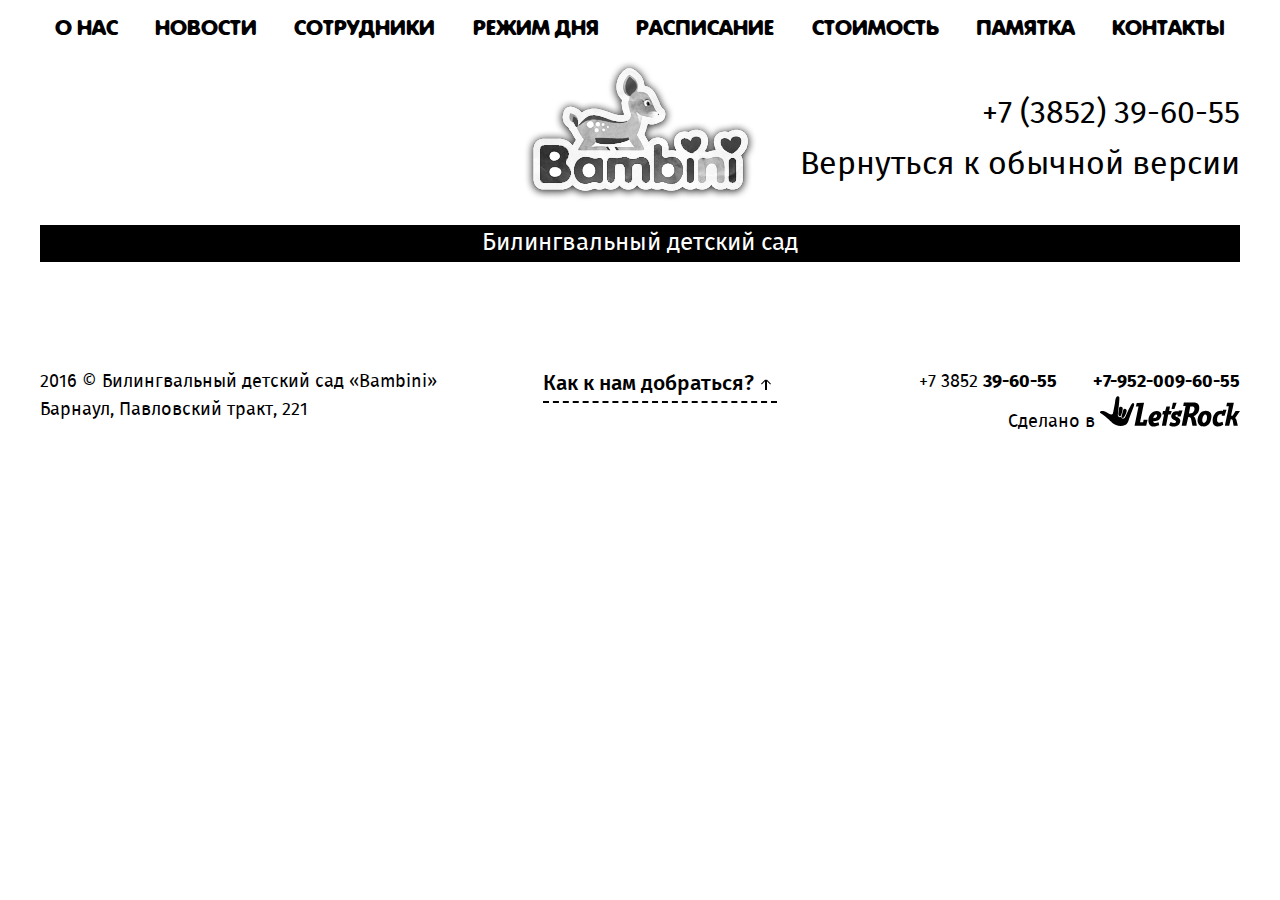
<file: special-page.html>
<!DOCTYPE html>
<html lang="ru">

    <head>
        <meta charset="utf-8">
        <meta http-equiv="x-ua-compatible" content="ie=edge">
        <title>Билингвальный детский сад - Бамбини</title>
        <meta content="" name="description">
        <meta content="" name="keywords">
        <meta name="viewport" content="width=device-width, initial-scale=1.0">
        <meta content="telephone=no" name="format-detection">
        <meta name="HandheldFriendly" content="true">
        <link href="static/css/main.min.css" rel="stylesheet" type="text/css">
        <link rel="icon" type="image/x-icon" href="favicon.ico">
        <script src="https://api-maps.yandex.ru/2.1/?lang=ru_RU" type="text/javascript"></script>
        <link href="static/css/separate-css/style-special.css" rel="stylesheet" type="text/css">
    </head>

    <body class="page">
        <header class="header">
            <div class="header header_top">
                <div class="wrapper">
                    <div class="header__menu-wrap">
                        <button class="header__menu btn btn_menu">
                        </button>
                    </div>
                    <div class="navigation">
                        <ul class="navigation__list">
                            <li class="navigation__item"><a class="navigation__link" href="special-page.html">О нас</a>
                            </li>
                            <li class="navigation__item"><a class="navigation__link" href="special-news.html">Новости</a>
                            </li>
                            <li class="navigation__item"><a class="navigation__link" href="special-page.html">Сотрудники</a>
                            </li>
                            <li class="navigation__item"><a class="navigation__link" href="special-today.html">Режим дня</a>
                            </li>
                            <li class="navigation__item"><a class="navigation__link" href="special-page.html">Расписание</a>
                            </li>
                            <li class="navigation__item"><a class="navigation__link" href="special-pay.html">Стоимость</a>
                            </li>
                            <li class="navigation__item"><a class="navigation__link" href="special-page.html">Памятка</a>
                            </li>
                            <li class="navigation__item"><a class="navigation__link" href="special-page.html">Контакты</a>
                            </li>
                        </ul>
                    </div>
                    <div class="header__contact"><a class="header__link header__link_phone icons icons icons_menu" href="tel:+73852396055"><i class="icons icon-phone"></i>+7 (3852) <strong>39-60-55</strong></a><a class="header__link" href="index.html">Вернуться к обычной версии</a>
                    </div>
                </div>
            </div>
            <div class="wrapper">
                <div class="header header_main">
                    <div class="header__wrap">
                        <a class="header__logo" href="special-index.html" title="Бамбини - Билингвальный детский сад"></a>
                        <p class="header__subtitle">Билингвальный детский сад
                        </p>
                    </div>
                </div>
            </div>
        </header>
        <div class="page__wrapper">
            <div class="page__wrapper page__wrapper_inner">
                <div class="page__body">
                </div>
            </div>
        </div>
        <footer class="footer">
            <div class="footer__map map">
            </div>
            <div class="wrapper">
                <div class="footer__content">
                    <div class="footer__info"><span class="footer__copy">2016 &copy; Билингвальный детский сад «Bambini»</span><span class="footer__adress">Барнаул, Павловский тракт, 221         </span>
                    </div>
                    <div class="footer__info"><a class="footer__link footer__link_found-us" href="#">Как к нам добраться?<span class="icons icon-arrow"></span></a><a class="footer__link footer__link_found-us footer__link_hide" href="#">свернуть карту</a>
                    </div>
                    <div class="navigation navigation_footer">
                        <ul class="navigation__list">
                            <li class="navigation__item"><a class="navigation__link" href="#">О нас</a>
                            </li>
                            <li class="navigation__item"><a class="navigation__link" href="today.html">Детский сад</a>
                            </li>
                            <li class="navigation__item navigation__item_drop"><a class="navigation__link">Детский клуб</a>
                            </li>
                            <li class="navigation__item"><a class="navigation__link" href="parents.html">Родителям</a>
                            </li>
                            <li class="navigation__item"><a class="navigation__link" href="#">Видеонаблюдение</a>
                            </li>
                            <li class="navigation__item"><a class="navigation__link" href="media.html">Медиа</a>
                            </li>
                            <li class="navigation__item"><a class="navigation__link" href="#">Контакты</a>
                            </li>
                        </ul>
                    </div>
                    <div class="footer__info"><a class="footer__link footer__link_phone" href="tel:+73852396055">+7 3852 <strong>39-60-55</strong></a><a class="footer__link footer__link_phone" href="tel:+79520096055"><strong>+7-952-009-60-55</strong></a><span class="footer__developed-by">Сделано в <a class="footer__link footer__link_letsrock" href="http://www.letsrock.pro" target="_blank" title="Digital Агенство - Let's Rock!"> 
                                                            <svg id="letsrock" version="1.1" xmlns="http://www.w3.org/2000/svg" xmlns:xlink="http://www.w3.org/1999/xlink" x="0px" y="0px" viewbox="-33 353.4 63.6 13.9" style="enable-background:new -33 353.4 63.6 13.9;" xml:space="preserve">
                                                              <g>
                                                                <path d="M-20,364.4c0.7-2.2,1.3-3.6,2.1-5.7c0.3-0.7,0.5-1.1,0.4-1.5c-0.1-0.7-0.6-0.9-1-0.3c-0.1,0.1-0.1,0.2-0.2,0.3                                    c-0.3,0.4-0.5,0.9-0.8,1.4c-0.9,1.6-1.6,3.7-2.1,4.4c-0.6,1-1.5,0.8-1.8-0.2c-0.7,0.5-1.5,0-1.5-0.9c0-0.8,0.2-1.8,0.3-2.6                                    c0.1-1,0.4-3.6,0.4-5c0-0.2,0-0.3-0.1-0.4c-0.2-0.5-0.6-0.5-1.1-0.2c-0.2,0.2-0.4,0.5-0.5,0.9c-0.2,0.6-0.2,1.3-0.3,2                                    c-0.1,0.5-0.8,4.6-1,4.9c-0.5,1.1-2.5-0.8-3.9-1.2c-1.6-0.4-2.6,0.4-1.4,1.1c0.8,0.5,3.4,2.5,4,3.2c0.2,0.2,0.2,0.2,0.4,0.3                                    c0.2,0.2,0.4,0.4,0.6,0.7c1.4,1.3,4,2,5.9,1c0.4-0.2,0.5-0.3,0.8-0.6C-20.3,365.4-20.2,365-20,364.4L-20,364.4z"></path>
                                                                <path id="R_1_" d="M7.4,361.3l0.6-3.1c0.9,0,2.4-0.3,1.8,1.8C9.3,361.4,8.4,361.3,7.4,361.3L7.4,361.3z M4.1,366.9h2.1l0.9-4                                    c1.2-0.1,1.2,0.7,1.4,1.5l0.5,2.5H11l-0.5-2.6c-0.1-0.6-0.4-1.1-0.6-1.4c-0.1-0.1-0.3-0.2-0.4-0.3c0.3-0.2,0.6-0.3,0.9-0.5                                    c0.4-0.3,0.8-0.6,1.2-1.3c0.5-0.9,0.7-2.2,0.3-3.2c-0.5-1-1.3-1.2-2.8-1.2c-1.3,0-2.6,0-4,0l-0.3,1.6h1.1L4.1,366.9z"></path>
                                                                <path id="к_1_" d="M23.8,366.9h1.9l0.7-2.9c0.8-0.1,0.9,0.4,1,1.2l0.3,1.7l1.9,0l-0.3-1.3c-0.3-1.2-0.2-1.5-0.9-2.2l2.2-3.2l-2,0                                    c-0.5,0.7-0.9,1.5-1.4,2.2h-0.6c0-0.6,1-4.7,1.2-5.9h-3.1l-0.3,1.6h1.1C25.4,359.6,23.8,366.2,23.8,366.9L23.8,366.9z"></path>
                                                                <polyline points="-11.4,364.2 -13.2,364.2 -13.4,365.3 -14.8,365.3 -13,356.5 -16.3,356.6 -16.7,358.2 -15.5,358.2 -17.3,366.9                                     -12,366.9 	"></polyline>
                                                                <path id="о_1_" d="M13.5,364.9c-0.1-0.4-0.1-0.9,0.1-1.5c0.2-0.7,0.7-1.8,1.5-1.5c0.7,0.2,0.7,2.1,0,3.1                                    C14.6,365.8,13.8,365.9,13.5,364.9L13.5,364.9z M12.9,367.1c0.2,0.1,0.4,0.1,0.6,0.1c1.7,0.2,2.6-0.5,3.1-1.2                                    c0.5-0.6,0.6-1.1,0.8-1.9c0.3-1,0.4-2.2-0.2-3.1c-0.7-0.9-2.1-1.2-3.4-0.7c-1,0.4-1.8,1.3-2.2,2.5c-0.2,0.6-0.3,1.3-0.3,2                                    C11.5,366,12,366.7,12.9,367.1L12.9,367.1z"></path>
                                                                <path d="M-8.8,363.5c0.1-0.7,0.5-1.5,1.1-1.7c0.5-0.1,0.7,0.3,0.6,0.7c0,0.2-0.1,0.4-0.3,0.6C-7.7,363.5-8.2,363.5-8.8,363.5                                    L-8.8,363.5z M-10.4,366.6c1.1,1.3,3.3,0.4,4.3,0.1l-0.3-1.4c-0.9,0.3-2.1,0.9-2.5-0.4c1.4,0.1,2.7-0.3,3.4-1.6                                    c1.8-3.1-2.6-4.2-4.5-1.7c-0.7,0.9-1,1.8-1,3C-11,364.5-11.1,365.6-10.4,366.6z"></path>
                                                                <path d="M-0.6,363.1c0.3,1.1,1.9,1.3,2.1,1.8c0.4,0.9-1.4,1.1-2.4,0.3l-0.7,1.4c0.5,0.7,2.1,0.8,3.1,0.6c1.2-0.3,1.9-1.2,2-2.4                                    c0-0.5-0.1-0.8-0.6-1.3c-0.4-0.4-0.9-0.5-1.3-0.7c-0.2-0.1-0.3-0.2-0.3-0.4c0-0.5,0.4-0.5,1-0.4l-0.1,0.7l1.4,0l0.9-2.7l-1.7,0                                    l-0.1,0.4c-0.8-0.1-1.8-0.1-2.5,0.4C0.4,360.7-0.9,361.7-0.6,363.1z"></path>
                                                                <path id="C_1_" d="M18.9,366.7c0.2,0.2,0.4,0.3,0.8,0.4c0.4,0.1,1,0.2,1.4,0.1c0.3,0,0.5-0.1,0.8-0.2c0.3-0.1,0.5-0.2,0.7-0.3                                    c0.1-0.1,0.2-0.1,0.4-0.2l-0.3-1.4c-0.6,0.2-2.8,1.3-2.5-1.2c0.1-1.4,0.6-2.4,2.2-2.2l-0.1,0.7l1.3,0l0.9-2.7h-1.6l-0.1,0.5                                    c-1.9-0.2-2.9,0.3-3.7,1.4c-0.7,0.9-1,2.1-0.9,3.4C18.2,365.7,18.4,366.3,18.9,366.7L18.9,366.7z"></path>
                                                                <polygon points="-4.9,366.9 -3,366.9 -2,361.8 -0.9,361.8 -0.4,360.2 -1.6,360.2 -1.2,358.2 -2.8,358.2 -3.4,360.2 -4.4,360.2                                     -4.7,361.8 -3.9,361.8 	"></polygon>
                                                                <path d="M-23.4,362c0.4-0.8,0.6-1.9,0.7-2.6c0.1-0.7-0.1-1-0.8-1.1c-0.2,0-0.4,0-0.6,0.1c-0.3,0.2-0.2,0.5-0.3,1.1                                    c-0.2,1.2-0.5,2.5,0,2.9C-23.9,363-23.6,362.4-23.4,362L-23.4,362z"></path>
                                                                <path d="M-21.9,362.7c0.6-0.9,1.3-2.6,0.9-3.1c-0.3-0.4-1.1-0.7-1.4,0c-0.2,0.5-0.4,1.4-0.5,1.9c-0.2,0.5-0.4,1.2-0.2,1.6                                    C-22.7,363.7-22.1,363.1-21.9,362.7L-21.9,362.7z"></path>
                                                                <polygon points="-0.5,359.3 0.8,359.3 1.8,356.5 0.1,356.5 	"></polygon>
                                                              </g>
                                                            </svg></a></span>
                    </div>
                </div>
            </div>
        </footer>
        <div class="modal modal_question">
            <button class="modal__btn modal__btn_close b-close">
            </button>
            <h3 class="modal__title section-title">Задать вопрос
                              </h3>
            <form class="modal__form">
                <label class="modal__input">
                    <INPUT type="text" placeholder="Ваше имя *"></INPUT>
                </label>
                <label class="modal__input">
                    <INPUT class="input" type="text" placeholder="Ваш e-mail *"></INPUT>
                </label>
                <label class="modal__input">
                    <INPUT class="input" type="text" placeholder="Ваш номер телефона"></INPUT>
                </label>
                <textarea class="modal__textarea" placeholder="Ваш вопрос *"></textarea><span class="modal__tip">* - поля обязательные к заполнению</span>
                <button class="modal__btn modal__btn_send">Отправить
                </button>
            </form>
        </div>
        <div class="modal modal_menu">
            <button class="modal__btn modal__btn_close b-close">
            </button>
        </div>


        <script src="static/js/main.min.js"></script>
    </body>

</html>
</file>
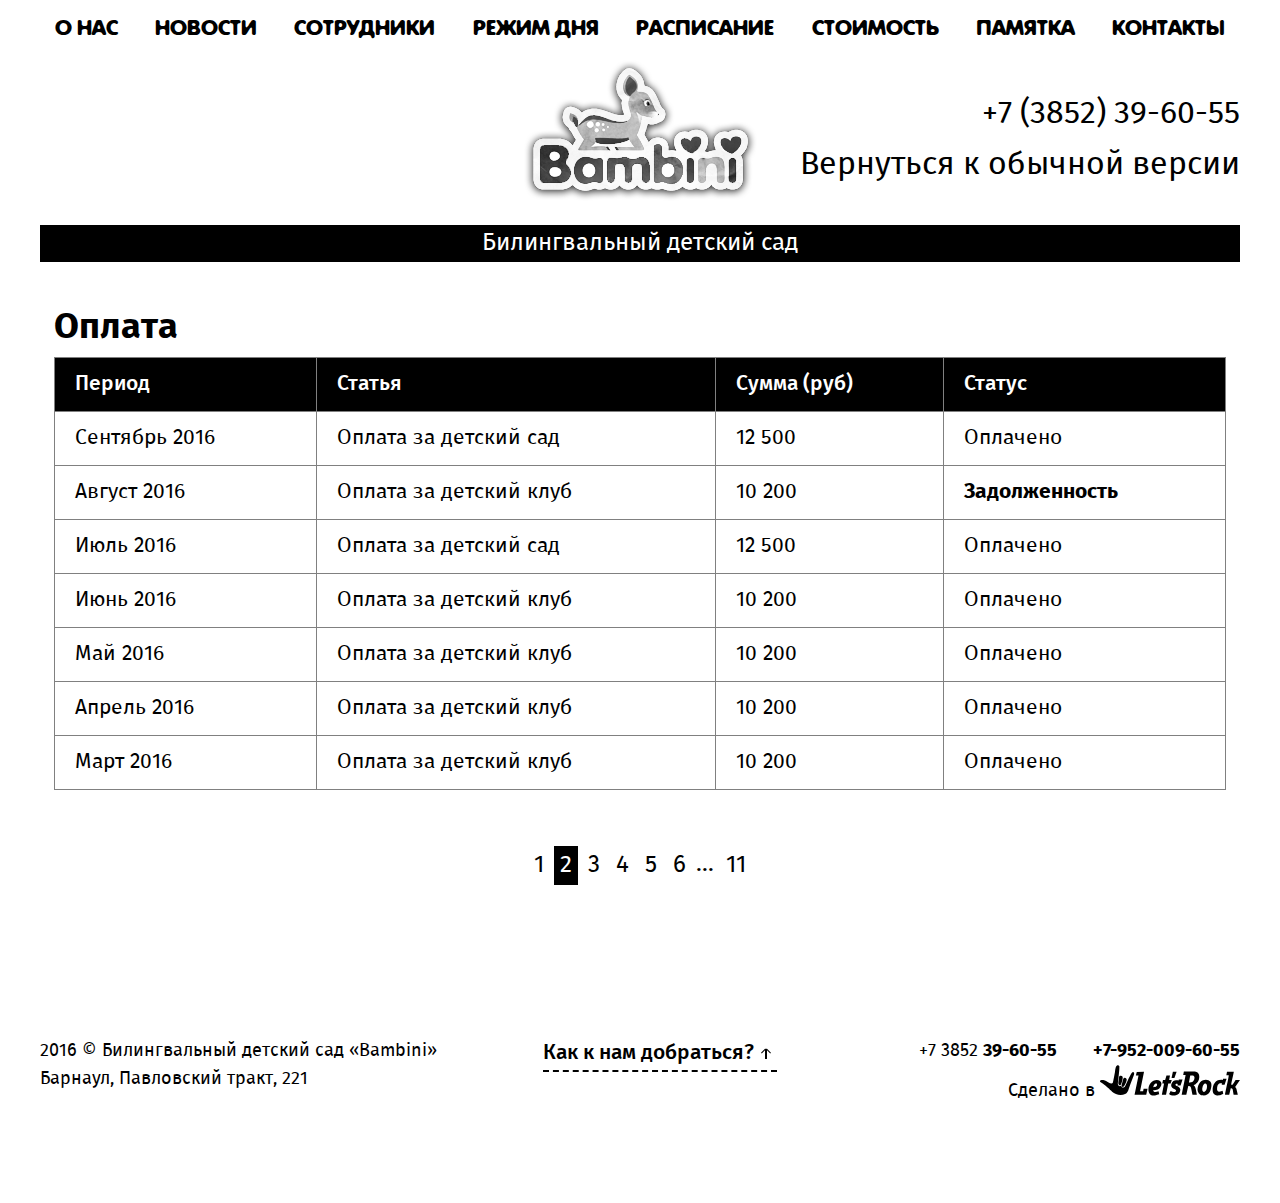
<file: special-pay.html>
<!DOCTYPE html>
<html lang="ru">

    <head>
        <meta charset="utf-8">
        <meta http-equiv="x-ua-compatible" content="ie=edge">
        <title>Билингвальный детский сад - Бамбини</title>
        <meta content="" name="description">
        <meta content="" name="keywords">
        <meta name="viewport" content="width=device-width, initial-scale=1.0">
        <meta content="telephone=no" name="format-detection">
        <meta name="HandheldFriendly" content="true">
        <link href="static/css/main.min.css" rel="stylesheet" type="text/css">
        <link rel="icon" type="image/x-icon" href="favicon.ico">
        <script src="https://api-maps.yandex.ru/2.1/?lang=ru_RU" type="text/javascript"></script>
        <link href="static/css/separate-css/style-special.css" rel="stylesheet" type="text/css">
    </head>

    <body class="page">
        <header class="header">
            <div class="header header_top">
                <div class="wrapper">
                    <div class="header__menu-wrap">
                        <button class="header__menu btn btn_menu">
                        </button>
                    </div>
                    <div class="navigation">
                        <ul class="navigation__list">
                            <li class="navigation__item"><a class="navigation__link" href="special-page.html">О нас</a>
                            </li>
                            <li class="navigation__item"><a class="navigation__link" href="special-news.html">Новости</a>
                            </li>
                            <li class="navigation__item"><a class="navigation__link" href="special-page.html">Сотрудники</a>
                            </li>
                            <li class="navigation__item"><a class="navigation__link" href="special-today.html">Режим дня</a>
                            </li>
                            <li class="navigation__item"><a class="navigation__link" href="special-page.html">Расписание</a>
                            </li>
                            <li class="navigation__item"><a class="navigation__link" href="special-pay.html">Стоимость</a>
                            </li>
                            <li class="navigation__item"><a class="navigation__link" href="special-page.html">Памятка</a>
                            </li>
                            <li class="navigation__item"><a class="navigation__link" href="special-page.html">Контакты</a>
                            </li>
                        </ul>
                    </div>
                    <div class="header__contact"><a class="header__link header__link_phone icons icons icons_menu" href="tel:+73852396055"><i class="icons icon-phone"></i>+7 (3852) <strong>39-60-55</strong></a><a class="header__link" href="index.html">Вернуться к обычной версии</a>
                    </div>
                </div>
            </div>
            <div class="wrapper">
                <div class="header header_main">
                    <div class="header__wrap">
                        <a class="header__logo" href="special-index.html" title="Бамбини - Билингвальный детский сад"></a>
                        <p class="header__subtitle">Билингвальный детский сад
                        </p>
                    </div>
                </div>
            </div>
        </header>
        <div class="page__wrapper">
            <div class="page__wrapper page__wrapper_inner">
                <div class="page__body">
                    <section class="pay">
                        <h3 class="pay__title section-title section-title_inner">Оплата
                                                          </h3>
                        <table class="pay__table" border="1">
                            <tr class="pay__row">
                                <th class="pay__cell pay__cell_head">Период
                                </th>
                                <th class="pay__cell pay__cell_head">Статья
                                </th>
                                <th class="pay__cell pay__cell_head">Сумма (руб)
                                </th>
                                <th class="pay__cell pay__cell_head">Статус
                                </th>
                            </tr>
                            <tr class="pay__row">
                                <td class="pay__cell">Сентябрь 2016
                                </td>
                                <td class="pay__cell">Оплата за детский сад
                                </td>
                                <td class="pay__cell">12 500
                                </td>
                                <td class="pay__cell">Оплачено
                                </td>
                            </tr>
                            <tr class="pay__row">
                                <td class="pay__cell">Август 2016
                                </td>
                                <td class="pay__cell">Оплата за детский клуб
                                </td>
                                <td class="pay__cell">10 200
                                </td>
                                <td class="pay__cell"><strong>Задолженность</strong>
                                </td>
                            </tr>
                            <tr class="pay__row">
                                <td class="pay__cell">Июль 2016
                                </td>
                                <td class="pay__cell">Оплата за детский сад
                                </td>
                                <td class="pay__cell">12 500
                                </td>
                                <td class="pay__cell">Оплачено
                                </td>
                            </tr>
                            <tr class="pay__row">
                                <td class="pay__cell">Июнь 2016
                                </td>
                                <td class="pay__cell">Оплата за детский клуб
                                </td>
                                <td class="pay__cell">10 200
                                </td>
                                <td class="pay__cell">Оплачено
                                </td>
                            </tr>
                            <tr class="pay__row">
                                <td class="pay__cell">Май 2016
                                </td>
                                <td class="pay__cell">Оплата за детский клуб
                                </td>
                                <td class="pay__cell">10 200
                                </td>
                                <td class="pay__cell">Оплачено
                                </td>
                            </tr>
                            <tr class="pay__row">
                                <td class="pay__cell">Апрель 2016
                                </td>
                                <td class="pay__cell">Оплата за детский клуб
                                </td>
                                <td class="pay__cell">10 200
                                </td>
                                <td class="pay__cell">Оплачено
                                </td>
                            </tr>
                            <tr class="pay__row">
                                <td class="pay__cell">Март 2016
                                </td>
                                <td class="pay__cell">Оплата за детский клуб
                                </td>
                                <td class="pay__cell">10 200
                                </td>
                                <td class="pay__cell">Оплачено
                                </td>
                            </tr>
                        </table>
                        <ul class="paginator">
                            <li class="paginator__page">
                                <button>1
                                </button>
                            </li>
                            <li class="paginator__page paginator__page_active">
                                <button>2
                                </button>
                            </li>
                            <li class="paginator__page">
                                <button>3
                                </button>
                            </li>
                            <li class="paginator__page">
                                <button>4
                                </button>
                            </li>
                            <li class="paginator__page">
                                <button>5
                                </button>
                            </li>
                            <li class="paginator__page">
                                <button>6
                                </button>
                            </li>
                            <li class="paginator__page">
                                <button>11
                                </button>
                            </li>
                        </ul>
                    </section>
                </div>
            </div>
        </div>
        <footer class="footer">
            <div class="footer__map map">
            </div>
            <div class="wrapper">
                <div class="footer__content">
                    <div class="footer__info"><span class="footer__copy">2016 &copy; Билингвальный детский сад «Bambini»</span><span class="footer__adress">Барнаул, Павловский тракт, 221         </span>
                    </div>
                    <div class="footer__info"><a class="footer__link footer__link_found-us" href="#">Как к нам добраться?<span class="icons icon-arrow"></span></a><a class="footer__link footer__link_found-us footer__link_hide" href="#">свернуть карту</a>
                    </div>
                    <div class="navigation navigation_footer">
                        <ul class="navigation__list">
                            <li class="navigation__item"><a class="navigation__link" href="#">О нас</a>
                            </li>
                            <li class="navigation__item"><a class="navigation__link" href="today.html">Детский сад</a>
                            </li>
                            <li class="navigation__item navigation__item_drop"><a class="navigation__link">Детский клуб</a>
                            </li>
                            <li class="navigation__item"><a class="navigation__link" href="parents.html">Родителям</a>
                            </li>
                            <li class="navigation__item"><a class="navigation__link" href="#">Видеонаблюдение</a>
                            </li>
                            <li class="navigation__item"><a class="navigation__link" href="media.html">Медиа</a>
                            </li>
                            <li class="navigation__item"><a class="navigation__link" href="#">Контакты</a>
                            </li>
                        </ul>
                    </div>
                    <div class="footer__info"><a class="footer__link footer__link_phone" href="tel:+73852396055">+7 3852 <strong>39-60-55</strong></a><a class="footer__link footer__link_phone" href="tel:+79520096055"><strong>+7-952-009-60-55</strong></a><span class="footer__developed-by">Сделано в <a class="footer__link footer__link_letsrock" href="http://www.letsrock.pro" target="_blank" title="Digital Агенство - Let's Rock!"> 
                                                            <svg id="letsrock" version="1.1" xmlns="http://www.w3.org/2000/svg" xmlns:xlink="http://www.w3.org/1999/xlink" x="0px" y="0px" viewbox="-33 353.4 63.6 13.9" style="enable-background:new -33 353.4 63.6 13.9;" xml:space="preserve">
                                                              <g>
                                                                <path d="M-20,364.4c0.7-2.2,1.3-3.6,2.1-5.7c0.3-0.7,0.5-1.1,0.4-1.5c-0.1-0.7-0.6-0.9-1-0.3c-0.1,0.1-0.1,0.2-0.2,0.3                                    c-0.3,0.4-0.5,0.9-0.8,1.4c-0.9,1.6-1.6,3.7-2.1,4.4c-0.6,1-1.5,0.8-1.8-0.2c-0.7,0.5-1.5,0-1.5-0.9c0-0.8,0.2-1.8,0.3-2.6                                    c0.1-1,0.4-3.6,0.4-5c0-0.2,0-0.3-0.1-0.4c-0.2-0.5-0.6-0.5-1.1-0.2c-0.2,0.2-0.4,0.5-0.5,0.9c-0.2,0.6-0.2,1.3-0.3,2                                    c-0.1,0.5-0.8,4.6-1,4.9c-0.5,1.1-2.5-0.8-3.9-1.2c-1.6-0.4-2.6,0.4-1.4,1.1c0.8,0.5,3.4,2.5,4,3.2c0.2,0.2,0.2,0.2,0.4,0.3                                    c0.2,0.2,0.4,0.4,0.6,0.7c1.4,1.3,4,2,5.9,1c0.4-0.2,0.5-0.3,0.8-0.6C-20.3,365.4-20.2,365-20,364.4L-20,364.4z"></path>
                                                                <path id="R_1_" d="M7.4,361.3l0.6-3.1c0.9,0,2.4-0.3,1.8,1.8C9.3,361.4,8.4,361.3,7.4,361.3L7.4,361.3z M4.1,366.9h2.1l0.9-4                                    c1.2-0.1,1.2,0.7,1.4,1.5l0.5,2.5H11l-0.5-2.6c-0.1-0.6-0.4-1.1-0.6-1.4c-0.1-0.1-0.3-0.2-0.4-0.3c0.3-0.2,0.6-0.3,0.9-0.5                                    c0.4-0.3,0.8-0.6,1.2-1.3c0.5-0.9,0.7-2.2,0.3-3.2c-0.5-1-1.3-1.2-2.8-1.2c-1.3,0-2.6,0-4,0l-0.3,1.6h1.1L4.1,366.9z"></path>
                                                                <path id="к_1_" d="M23.8,366.9h1.9l0.7-2.9c0.8-0.1,0.9,0.4,1,1.2l0.3,1.7l1.9,0l-0.3-1.3c-0.3-1.2-0.2-1.5-0.9-2.2l2.2-3.2l-2,0                                    c-0.5,0.7-0.9,1.5-1.4,2.2h-0.6c0-0.6,1-4.7,1.2-5.9h-3.1l-0.3,1.6h1.1C25.4,359.6,23.8,366.2,23.8,366.9L23.8,366.9z"></path>
                                                                <polyline points="-11.4,364.2 -13.2,364.2 -13.4,365.3 -14.8,365.3 -13,356.5 -16.3,356.6 -16.7,358.2 -15.5,358.2 -17.3,366.9                                     -12,366.9 	"></polyline>
                                                                <path id="о_1_" d="M13.5,364.9c-0.1-0.4-0.1-0.9,0.1-1.5c0.2-0.7,0.7-1.8,1.5-1.5c0.7,0.2,0.7,2.1,0,3.1                                    C14.6,365.8,13.8,365.9,13.5,364.9L13.5,364.9z M12.9,367.1c0.2,0.1,0.4,0.1,0.6,0.1c1.7,0.2,2.6-0.5,3.1-1.2                                    c0.5-0.6,0.6-1.1,0.8-1.9c0.3-1,0.4-2.2-0.2-3.1c-0.7-0.9-2.1-1.2-3.4-0.7c-1,0.4-1.8,1.3-2.2,2.5c-0.2,0.6-0.3,1.3-0.3,2                                    C11.5,366,12,366.7,12.9,367.1L12.9,367.1z"></path>
                                                                <path d="M-8.8,363.5c0.1-0.7,0.5-1.5,1.1-1.7c0.5-0.1,0.7,0.3,0.6,0.7c0,0.2-0.1,0.4-0.3,0.6C-7.7,363.5-8.2,363.5-8.8,363.5                                    L-8.8,363.5z M-10.4,366.6c1.1,1.3,3.3,0.4,4.3,0.1l-0.3-1.4c-0.9,0.3-2.1,0.9-2.5-0.4c1.4,0.1,2.7-0.3,3.4-1.6                                    c1.8-3.1-2.6-4.2-4.5-1.7c-0.7,0.9-1,1.8-1,3C-11,364.5-11.1,365.6-10.4,366.6z"></path>
                                                                <path d="M-0.6,363.1c0.3,1.1,1.9,1.3,2.1,1.8c0.4,0.9-1.4,1.1-2.4,0.3l-0.7,1.4c0.5,0.7,2.1,0.8,3.1,0.6c1.2-0.3,1.9-1.2,2-2.4                                    c0-0.5-0.1-0.8-0.6-1.3c-0.4-0.4-0.9-0.5-1.3-0.7c-0.2-0.1-0.3-0.2-0.3-0.4c0-0.5,0.4-0.5,1-0.4l-0.1,0.7l1.4,0l0.9-2.7l-1.7,0                                    l-0.1,0.4c-0.8-0.1-1.8-0.1-2.5,0.4C0.4,360.7-0.9,361.7-0.6,363.1z"></path>
                                                                <path id="C_1_" d="M18.9,366.7c0.2,0.2,0.4,0.3,0.8,0.4c0.4,0.1,1,0.2,1.4,0.1c0.3,0,0.5-0.1,0.8-0.2c0.3-0.1,0.5-0.2,0.7-0.3                                    c0.1-0.1,0.2-0.1,0.4-0.2l-0.3-1.4c-0.6,0.2-2.8,1.3-2.5-1.2c0.1-1.4,0.6-2.4,2.2-2.2l-0.1,0.7l1.3,0l0.9-2.7h-1.6l-0.1,0.5                                    c-1.9-0.2-2.9,0.3-3.7,1.4c-0.7,0.9-1,2.1-0.9,3.4C18.2,365.7,18.4,366.3,18.9,366.7L18.9,366.7z"></path>
                                                                <polygon points="-4.9,366.9 -3,366.9 -2,361.8 -0.9,361.8 -0.4,360.2 -1.6,360.2 -1.2,358.2 -2.8,358.2 -3.4,360.2 -4.4,360.2                                     -4.7,361.8 -3.9,361.8 	"></polygon>
                                                                <path d="M-23.4,362c0.4-0.8,0.6-1.9,0.7-2.6c0.1-0.7-0.1-1-0.8-1.1c-0.2,0-0.4,0-0.6,0.1c-0.3,0.2-0.2,0.5-0.3,1.1                                    c-0.2,1.2-0.5,2.5,0,2.9C-23.9,363-23.6,362.4-23.4,362L-23.4,362z"></path>
                                                                <path d="M-21.9,362.7c0.6-0.9,1.3-2.6,0.9-3.1c-0.3-0.4-1.1-0.7-1.4,0c-0.2,0.5-0.4,1.4-0.5,1.9c-0.2,0.5-0.4,1.2-0.2,1.6                                    C-22.7,363.7-22.1,363.1-21.9,362.7L-21.9,362.7z"></path>
                                                                <polygon points="-0.5,359.3 0.8,359.3 1.8,356.5 0.1,356.5 	"></polygon>
                                                              </g>
                                                            </svg></a></span>
                    </div>
                </div>
            </div>
        </footer>
        <div class="modal modal_question">
            <button class="modal__btn modal__btn_close b-close">
            </button>
            <h3 class="modal__title section-title">Задать вопрос
                              </h3>
            <form class="modal__form">
                <label class="modal__input">
                    <INPUT type="text" placeholder="Ваше имя *"></INPUT>
                </label>
                <label class="modal__input">
                    <INPUT class="input" type="text" placeholder="Ваш e-mail *"></INPUT>
                </label>
                <label class="modal__input">
                    <INPUT class="input" type="text" placeholder="Ваш номер телефона"></INPUT>
                </label>
                <textarea class="modal__textarea" placeholder="Ваш вопрос *"></textarea><span class="modal__tip">* - поля обязательные к заполнению</span>
                <button class="modal__btn modal__btn_send">Отправить
                </button>
            </form>
        </div>
        <div class="modal modal_menu">
            <button class="modal__btn modal__btn_close b-close">
            </button>
        </div>


        <script src="static/js/main.min.js"></script>
    </body>

</html>
</file>
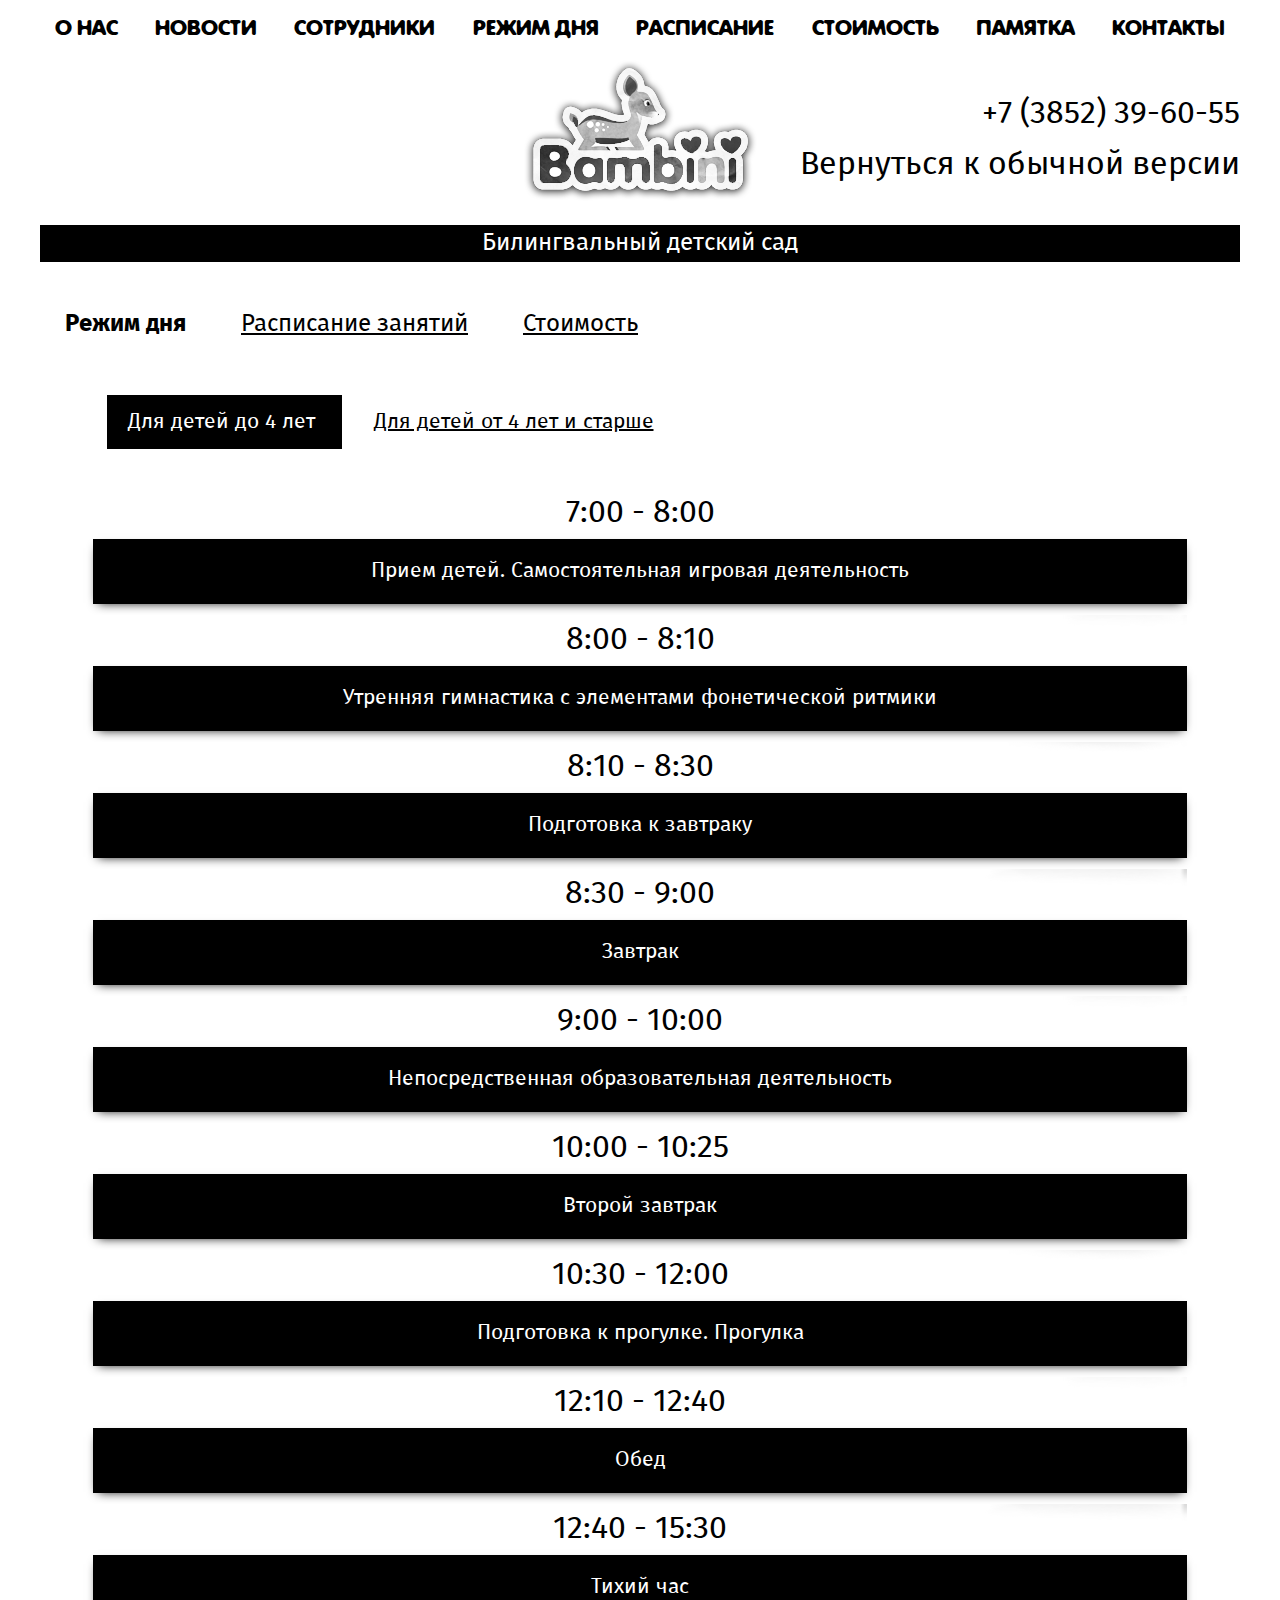
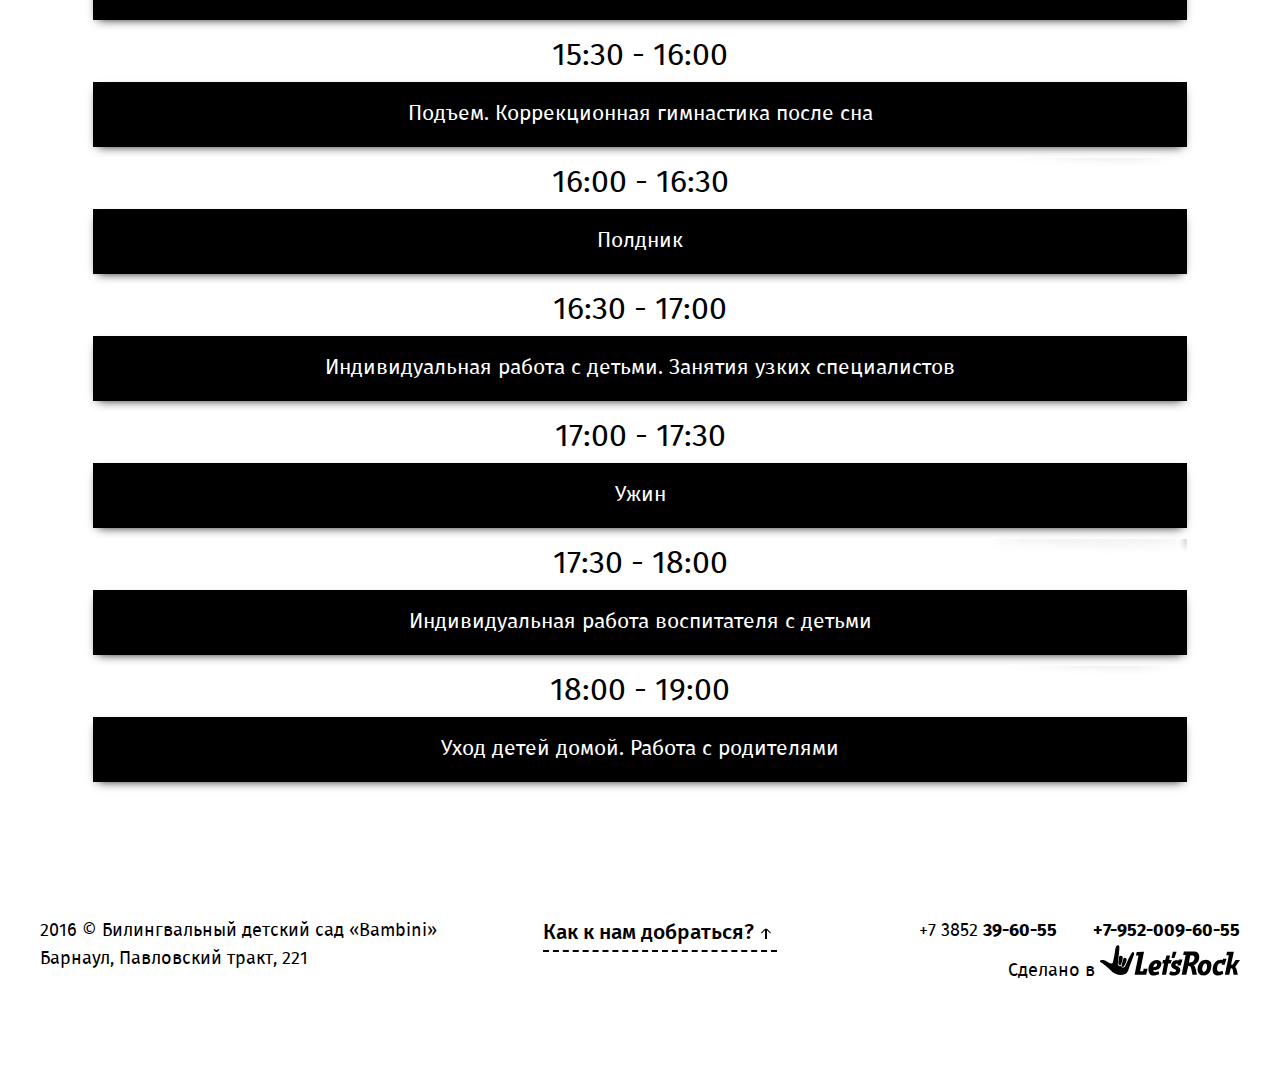
<file: special-today.html>
<!DOCTYPE html>
<html lang="ru">

    <head>
        <meta charset="utf-8">
        <meta http-equiv="x-ua-compatible" content="ie=edge">
        <title>Билингвальный детский сад - Бамбини</title>
        <meta content="" name="description">
        <meta content="" name="keywords">
        <meta name="viewport" content="width=device-width, initial-scale=1.0">
        <meta content="telephone=no" name="format-detection">
        <meta name="HandheldFriendly" content="true">
        <link href="static/css/main.min.css" rel="stylesheet" type="text/css">
        <link rel="icon" type="image/x-icon" href="favicon.ico">
        <script src="https://api-maps.yandex.ru/2.1/?lang=ru_RU" type="text/javascript"></script>
        <link href="static/css/separate-css/style-special.css" rel="stylesheet" type="text/css">
    </head>

    <body class="page">
        <header class="header">
            <div class="header header_top">
                <div class="wrapper">
                    <div class="header__menu-wrap">
                        <button class="header__menu btn btn_menu">
                        </button>
                    </div>
                    <div class="navigation">
                        <ul class="navigation__list">
                            <li class="navigation__item"><a class="navigation__link" href="special-page.html">О нас</a>
                            </li>
                            <li class="navigation__item"><a class="navigation__link" href="special-news.html">Новости</a>
                            </li>
                            <li class="navigation__item"><a class="navigation__link" href="special-page.html">Сотрудники</a>
                            </li>
                            <li class="navigation__item"><a class="navigation__link" href="special-today.html">Режим дня</a>
                            </li>
                            <li class="navigation__item"><a class="navigation__link" href="special-page.html">Расписание</a>
                            </li>
                            <li class="navigation__item"><a class="navigation__link" href="special-pay.html">Стоимость</a>
                            </li>
                            <li class="navigation__item"><a class="navigation__link" href="special-page.html">Памятка</a>
                            </li>
                            <li class="navigation__item"><a class="navigation__link" href="special-page.html">Контакты</a>
                            </li>
                        </ul>
                    </div>
                    <div class="header__contact"><a class="header__link header__link_phone icons icons icons_menu" href="tel:+73852396055"><i class="icons icon-phone"></i>+7 (3852) <strong>39-60-55</strong></a><a class="header__link" href="index.html">Вернуться к обычной версии</a>
                    </div>
                </div>
            </div>
            <div class="wrapper">
                <div class="header header_main">
                    <div class="header__wrap">
                        <a class="header__logo" href="special-index.html" title="Бамбини - Билингвальный детский сад"></a>
                        <p class="header__subtitle">Билингвальный детский сад
                        </p>
                    </div>
                </div>
            </div>
        </header>
        <div class="page__wrapper">
            <div class="page__wrapper page__wrapper_inner">
                <div class="page__side">
                    <ul class="sidebar">
                        <li class="sidebar__item"><a class="sidebar__link sidebar__link_active" href="#">Режим дня</a>
                        </li>
                        <li class="sidebar__item"><a class="sidebar__link" href="#">Расписание занятий</a>
                        </li>
                        <li class="sidebar__item"><a class="sidebar__link" href="#">Стоимость</a>
                        </li>
                    </ul>
                </div>
                <div class="page__body">
                    <section class="timetable">
                        <div class="timetable__content">
                            <div class="timetable__tabs">
                                <label class="tab checked">Для детей до 4 лет
                                    <input class="tab__radio" type="radio" name="kids" value="1" checked="checked" />
                                </label>
                                <label class="tab">Для детей от 4 лет и старше
                                    <input class="tab__radio" type="radio" name="kids" value="2" />
                                </label>
                            </div>
                            <div class="timetable__tab-content" data-content="1">
                                <table class="timetable__table">
                                    <tr class="timetable__table-row">
                                        <th class="timetable__table-head">Время
                                        </th>
                                        <th class="timetable__table-head">Режимные моменты
                                        </th>
                                    </tr>
                                    <tr class="timetable__table-row">
                                        <td class="timetable__table-cell timetable__table-cell_time">
                                            <p class="timetable__table-text">7:00 - 8:00
                                            </p>
                                        </td>
                                        <td class="timetable__table-cell timetable__table-cell_yellow">
                                            <p class="timetable__table-text">Прием детей. Самостоятельная игровая деятельность
                                            </p>
                                        </td>
                                    </tr>
                                    <tr class="timetable__table-row">
                                        <td class="timetable__table-cell timetable__table-cell_time">
                                            <p class="timetable__table-text">8:00 - 8:10
                                            </p>
                                        </td>
                                        <td class="timetable__table-cell timetable__table-cell_lightgreen">
                                            <p class="timetable__table-text">Утренняя гимнастика с элементами фонетической ритмики
                                            </p>
                                        </td>
                                    </tr>
                                    <tr class="timetable__table-row">
                                        <td class="timetable__table-cell timetable__table-cell_time">
                                            <p class="timetable__table-text">8:10 - 8:30
                                            </p>
                                        </td>
                                        <td class="timetable__table-cell timetable__table-cell_oceanblue">
                                            <p class="timetable__table-text">Подготовка к завтраку
                                            </p>
                                        </td>
                                    </tr>
                                    <tr class="timetable__table-row">
                                        <td class="timetable__table-cell timetable__table-cell_time">
                                            <p class="timetable__table-text">8:30 - 9:00
                                            </p>
                                        </td>
                                        <td class="timetable__table-cell timetable__table-cell_purple">
                                            <p class="timetable__table-text">Завтрак
                                            </p>
                                        </td>
                                    </tr>
                                    <tr class="timetable__table-row">
                                        <td class="timetable__table-cell timetable__table-cell_time">
                                            <p class="timetable__table-text">9:00 - 10:00
                                            </p>
                                        </td>
                                        <td class="timetable__table-cell timetable__table-cell_yellow">
                                            <p class="timetable__table-text">Непосредственная образовательная деятельность
                                            </p>
                                        </td>
                                    </tr>
                                    <tr class="timetable__table-row">
                                        <td class="timetable__table-cell timetable__table-cell_time">
                                            <p class="timetable__table-text">10:00 - 10:25
                                            </p>
                                        </td>
                                        <td class="timetable__table-cell timetable__table-cell_lightgreen">
                                            <p class="timetable__table-text">Второй завтрак
                                            </p>
                                        </td>
                                    </tr>
                                    <tr class="timetable__table-row">
                                        <td class="timetable__table-cell timetable__table-cell_time">
                                            <p class="timetable__table-text">10:30 - 12:00
                                            </p>
                                        </td>
                                        <td class="timetable__table-cell timetable__table-cell_oceanblue">
                                            <p class="timetable__table-text">Подготовка к прогулке. Прогулка
                                            </p>
                                        </td>
                                    </tr>
                                    <tr class="timetable__table-row">
                                        <td class="timetable__table-cell timetable__table-cell_time">
                                            <p class="timetable__table-text">12:10 - 12:40
                                            </p>
                                        </td>
                                        <td class="timetable__table-cell timetable__table-cell_purple">
                                            <p class="timetable__table-text">Обед
                                            </p>
                                        </td>
                                    </tr>
                                    <tr class="timetable__table-row">
                                        <td class="timetable__table-cell timetable__table-cell_time">
                                            <p class="timetable__table-text">12:40 - 15:30
                                            </p>
                                        </td>
                                        <td class="timetable__table-cell timetable__table-cell_yellow">
                                            <p class="timetable__table-text">Тихий час
                                            </p>
                                        </td>
                                    </tr>
                                    <tr class="timetable__table-row">
                                        <td class="timetable__table-cell timetable__table-cell_time">
                                            <p class="timetable__table-text">15:30 - 16:00
                                            </p>
                                        </td>
                                        <td class="timetable__table-cell timetable__table-cell_lightgreen">
                                            <p class="timetable__table-text">Подъем. Коррекционная гимнастика после сна
                                            </p>
                                        </td>
                                    </tr>
                                    <tr class="timetable__table-row">
                                        <td class="timetable__table-cell timetable__table-cell_time">
                                            <p class="timetable__table-text">16:00 - 16:30
                                            </p>
                                        </td>
                                        <td class="timetable__table-cell timetable__table-cell_oceanblue">
                                            <p class="timetable__table-text">Полдник
                                            </p>
                                        </td>
                                    </tr>
                                    <tr class="timetable__table-row">
                                        <td class="timetable__table-cell timetable__table-cell_time">
                                            <p class="timetable__table-text">16:30 - 17:00
                                            </p>
                                        </td>
                                        <td class="timetable__table-cell timetable__table-cell_purple">
                                            <p class="timetable__table-text">Индивидуальная работа с детьми. Занятия узких специалистов
                                            </p>
                                        </td>
                                    </tr>
                                    <tr class="timetable__table-row">
                                        <td class="timetable__table-cell timetable__table-cell_time">
                                            <p class="timetable__table-text">17:00 - 17:30
                                            </p>
                                        </td>
                                        <td class="timetable__table-cell timetable__table-cell_yellow">
                                            <p class="timetable__table-text">Ужин
                                            </p>
                                        </td>
                                    </tr>
                                    <tr class="timetable__table-row">
                                        <td class="timetable__table-cell timetable__table-cell_time">
                                            <p class="timetable__table-text">17:30 - 18:00
                                            </p>
                                        </td>
                                        <td class="timetable__table-cell timetable__table-cell_lightgreen">
                                            <p class="timetable__table-text">Индивидуальная работа воспитателя с детьми
                                            </p>
                                        </td>
                                    </tr>
                                    <tr class="timetable__table-row">
                                        <td class="timetable__table-cell timetable__table-cell_time">
                                            <p class="timetable__table-text">18:00 - 19:00
                                            </p>
                                        </td>
                                        <td class="timetable__table-cell timetable__table-cell_oceanblue">
                                            <p class="timetable__table-text">Уход детей домой. Работа с родителями
                                            </p>
                                        </td>
                                    </tr>
                                </table>
                            </div>
                            <div class="timetable__tab-content" data-content="2">
                                <p>Контент
                                </p>
                            </div>
                        </div>
                    </section>
                </div>
            </div>
        </div>
        <footer class="footer">
            <div class="footer__map map">
            </div>
            <div class="wrapper">
                <div class="footer__content">
                    <div class="footer__info"><span class="footer__copy">2016 &copy; Билингвальный детский сад «Bambini»</span><span class="footer__adress">Барнаул, Павловский тракт, 221         </span>
                    </div>
                    <div class="footer__info"><a class="footer__link footer__link_found-us" href="#">Как к нам добраться?<span class="icons icon-arrow"></span></a><a class="footer__link footer__link_found-us footer__link_hide" href="#">свернуть карту</a>
                    </div>
                    <div class="navigation navigation_footer">
                        <ul class="navigation__list">
                            <li class="navigation__item"><a class="navigation__link" href="#">О нас</a>
                            </li>
                            <li class="navigation__item"><a class="navigation__link" href="today.html">Детский сад</a>
                            </li>
                            <li class="navigation__item navigation__item_drop"><a class="navigation__link">Детский клуб</a>
                            </li>
                            <li class="navigation__item"><a class="navigation__link" href="parents.html">Родителям</a>
                            </li>
                            <li class="navigation__item"><a class="navigation__link" href="#">Видеонаблюдение</a>
                            </li>
                            <li class="navigation__item"><a class="navigation__link" href="media.html">Медиа</a>
                            </li>
                            <li class="navigation__item"><a class="navigation__link" href="#">Контакты</a>
                            </li>
                        </ul>
                    </div>
                    <div class="footer__info"><a class="footer__link footer__link_phone" href="tel:+73852396055">+7 3852 <strong>39-60-55</strong></a><a class="footer__link footer__link_phone" href="tel:+79520096055"><strong>+7-952-009-60-55</strong></a><span class="footer__developed-by">Сделано в <a class="footer__link footer__link_letsrock" href="http://www.letsrock.pro" target="_blank" title="Digital Агенство - Let's Rock!"> 
                                                            <svg id="letsrock" version="1.1" xmlns="http://www.w3.org/2000/svg" xmlns:xlink="http://www.w3.org/1999/xlink" x="0px" y="0px" viewbox="-33 353.4 63.6 13.9" style="enable-background:new -33 353.4 63.6 13.9;" xml:space="preserve">
                                                              <g>
                                                                <path d="M-20,364.4c0.7-2.2,1.3-3.6,2.1-5.7c0.3-0.7,0.5-1.1,0.4-1.5c-0.1-0.7-0.6-0.9-1-0.3c-0.1,0.1-0.1,0.2-0.2,0.3                                    c-0.3,0.4-0.5,0.9-0.8,1.4c-0.9,1.6-1.6,3.7-2.1,4.4c-0.6,1-1.5,0.8-1.8-0.2c-0.7,0.5-1.5,0-1.5-0.9c0-0.8,0.2-1.8,0.3-2.6                                    c0.1-1,0.4-3.6,0.4-5c0-0.2,0-0.3-0.1-0.4c-0.2-0.5-0.6-0.5-1.1-0.2c-0.2,0.2-0.4,0.5-0.5,0.9c-0.2,0.6-0.2,1.3-0.3,2                                    c-0.1,0.5-0.8,4.6-1,4.9c-0.5,1.1-2.5-0.8-3.9-1.2c-1.6-0.4-2.6,0.4-1.4,1.1c0.8,0.5,3.4,2.5,4,3.2c0.2,0.2,0.2,0.2,0.4,0.3                                    c0.2,0.2,0.4,0.4,0.6,0.7c1.4,1.3,4,2,5.9,1c0.4-0.2,0.5-0.3,0.8-0.6C-20.3,365.4-20.2,365-20,364.4L-20,364.4z"></path>
                                                                <path id="R_1_" d="M7.4,361.3l0.6-3.1c0.9,0,2.4-0.3,1.8,1.8C9.3,361.4,8.4,361.3,7.4,361.3L7.4,361.3z M4.1,366.9h2.1l0.9-4                                    c1.2-0.1,1.2,0.7,1.4,1.5l0.5,2.5H11l-0.5-2.6c-0.1-0.6-0.4-1.1-0.6-1.4c-0.1-0.1-0.3-0.2-0.4-0.3c0.3-0.2,0.6-0.3,0.9-0.5                                    c0.4-0.3,0.8-0.6,1.2-1.3c0.5-0.9,0.7-2.2,0.3-3.2c-0.5-1-1.3-1.2-2.8-1.2c-1.3,0-2.6,0-4,0l-0.3,1.6h1.1L4.1,366.9z"></path>
                                                                <path id="к_1_" d="M23.8,366.9h1.9l0.7-2.9c0.8-0.1,0.9,0.4,1,1.2l0.3,1.7l1.9,0l-0.3-1.3c-0.3-1.2-0.2-1.5-0.9-2.2l2.2-3.2l-2,0                                    c-0.5,0.7-0.9,1.5-1.4,2.2h-0.6c0-0.6,1-4.7,1.2-5.9h-3.1l-0.3,1.6h1.1C25.4,359.6,23.8,366.2,23.8,366.9L23.8,366.9z"></path>
                                                                <polyline points="-11.4,364.2 -13.2,364.2 -13.4,365.3 -14.8,365.3 -13,356.5 -16.3,356.6 -16.7,358.2 -15.5,358.2 -17.3,366.9                                     -12,366.9 	"></polyline>
                                                                <path id="о_1_" d="M13.5,364.9c-0.1-0.4-0.1-0.9,0.1-1.5c0.2-0.7,0.7-1.8,1.5-1.5c0.7,0.2,0.7,2.1,0,3.1                                    C14.6,365.8,13.8,365.9,13.5,364.9L13.5,364.9z M12.9,367.1c0.2,0.1,0.4,0.1,0.6,0.1c1.7,0.2,2.6-0.5,3.1-1.2                                    c0.5-0.6,0.6-1.1,0.8-1.9c0.3-1,0.4-2.2-0.2-3.1c-0.7-0.9-2.1-1.2-3.4-0.7c-1,0.4-1.8,1.3-2.2,2.5c-0.2,0.6-0.3,1.3-0.3,2                                    C11.5,366,12,366.7,12.9,367.1L12.9,367.1z"></path>
                                                                <path d="M-8.8,363.5c0.1-0.7,0.5-1.5,1.1-1.7c0.5-0.1,0.7,0.3,0.6,0.7c0,0.2-0.1,0.4-0.3,0.6C-7.7,363.5-8.2,363.5-8.8,363.5                                    L-8.8,363.5z M-10.4,366.6c1.1,1.3,3.3,0.4,4.3,0.1l-0.3-1.4c-0.9,0.3-2.1,0.9-2.5-0.4c1.4,0.1,2.7-0.3,3.4-1.6                                    c1.8-3.1-2.6-4.2-4.5-1.7c-0.7,0.9-1,1.8-1,3C-11,364.5-11.1,365.6-10.4,366.6z"></path>
                                                                <path d="M-0.6,363.1c0.3,1.1,1.9,1.3,2.1,1.8c0.4,0.9-1.4,1.1-2.4,0.3l-0.7,1.4c0.5,0.7,2.1,0.8,3.1,0.6c1.2-0.3,1.9-1.2,2-2.4                                    c0-0.5-0.1-0.8-0.6-1.3c-0.4-0.4-0.9-0.5-1.3-0.7c-0.2-0.1-0.3-0.2-0.3-0.4c0-0.5,0.4-0.5,1-0.4l-0.1,0.7l1.4,0l0.9-2.7l-1.7,0                                    l-0.1,0.4c-0.8-0.1-1.8-0.1-2.5,0.4C0.4,360.7-0.9,361.7-0.6,363.1z"></path>
                                                                <path id="C_1_" d="M18.9,366.7c0.2,0.2,0.4,0.3,0.8,0.4c0.4,0.1,1,0.2,1.4,0.1c0.3,0,0.5-0.1,0.8-0.2c0.3-0.1,0.5-0.2,0.7-0.3                                    c0.1-0.1,0.2-0.1,0.4-0.2l-0.3-1.4c-0.6,0.2-2.8,1.3-2.5-1.2c0.1-1.4,0.6-2.4,2.2-2.2l-0.1,0.7l1.3,0l0.9-2.7h-1.6l-0.1,0.5                                    c-1.9-0.2-2.9,0.3-3.7,1.4c-0.7,0.9-1,2.1-0.9,3.4C18.2,365.7,18.4,366.3,18.9,366.7L18.9,366.7z"></path>
                                                                <polygon points="-4.9,366.9 -3,366.9 -2,361.8 -0.9,361.8 -0.4,360.2 -1.6,360.2 -1.2,358.2 -2.8,358.2 -3.4,360.2 -4.4,360.2                                     -4.7,361.8 -3.9,361.8 	"></polygon>
                                                                <path d="M-23.4,362c0.4-0.8,0.6-1.9,0.7-2.6c0.1-0.7-0.1-1-0.8-1.1c-0.2,0-0.4,0-0.6,0.1c-0.3,0.2-0.2,0.5-0.3,1.1                                    c-0.2,1.2-0.5,2.5,0,2.9C-23.9,363-23.6,362.4-23.4,362L-23.4,362z"></path>
                                                                <path d="M-21.9,362.7c0.6-0.9,1.3-2.6,0.9-3.1c-0.3-0.4-1.1-0.7-1.4,0c-0.2,0.5-0.4,1.4-0.5,1.9c-0.2,0.5-0.4,1.2-0.2,1.6                                    C-22.7,363.7-22.1,363.1-21.9,362.7L-21.9,362.7z"></path>
                                                                <polygon points="-0.5,359.3 0.8,359.3 1.8,356.5 0.1,356.5 	"></polygon>
                                                              </g>
                                                            </svg></a></span>
                    </div>
                </div>
            </div>
        </footer>
        <div class="modal modal_question">
            <button class="modal__btn modal__btn_close b-close">
            </button>
            <h3 class="modal__title section-title">Задать вопрос
                              </h3>
            <form class="modal__form">
                <label class="modal__input">
                    <INPUT type="text" placeholder="Ваше имя *"></INPUT>
                </label>
                <label class="modal__input">
                    <INPUT class="input" type="text" placeholder="Ваш e-mail *"></INPUT>
                </label>
                <label class="modal__input">
                    <INPUT class="input" type="text" placeholder="Ваш номер телефона"></INPUT>
                </label>
                <textarea class="modal__textarea" placeholder="Ваш вопрос *"></textarea><span class="modal__tip">* - поля обязательные к заполнению</span>
                <button class="modal__btn modal__btn_send">Отправить
                </button>
            </form>
        </div>
        <div class="modal modal_menu">
            <button class="modal__btn modal__btn_close b-close">
            </button>
        </div>


        <script src="static/js/main.min.js"></script>
    </body>

</html>
</file>
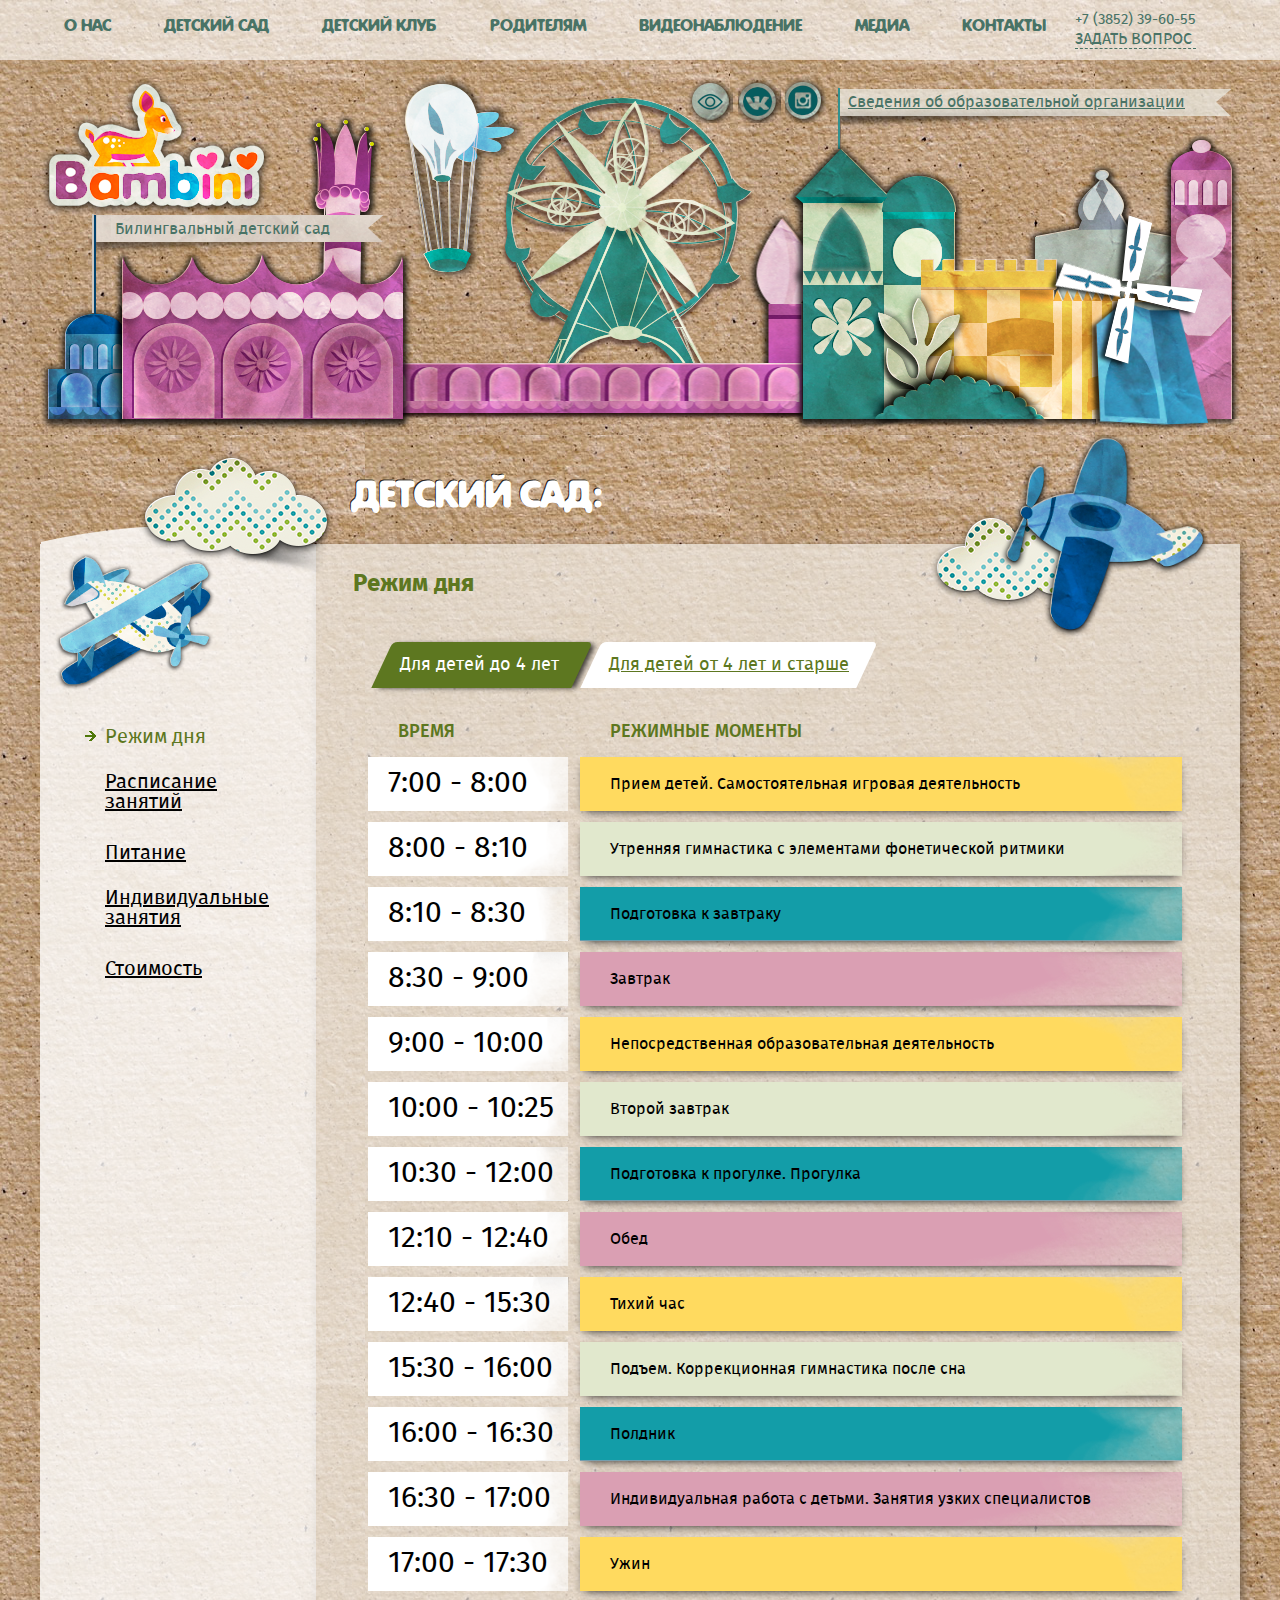
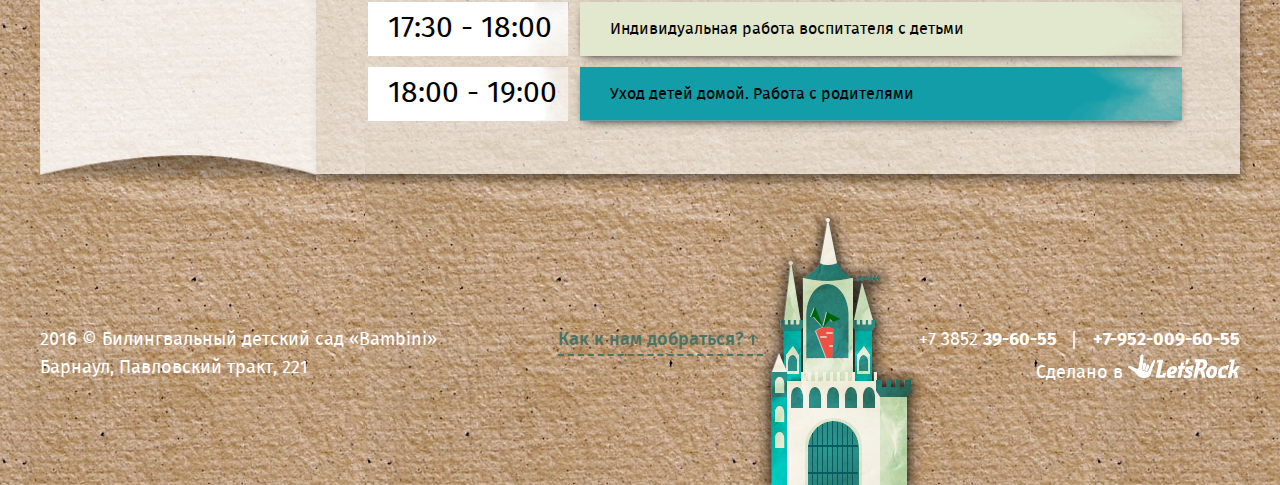
<file: today.html>
<!DOCTYPE html>
<html lang="ru">

    <head>
        <meta charset="utf-8">
        <meta http-equiv="x-ua-compatible" content="ie=edge">
        <title>Билингвальный детский сад - Бамбини</title>
        <meta content="" name="description">
        <meta content="" name="keywords">
        <meta name="viewport" content="width=device-width, initial-scale=1.0">
        <meta content="telephone=no" name="format-detection">
        <meta name="HandheldFriendly" content="true">
        <link href="static/css/main.min.css" rel="stylesheet" type="text/css">
        <link rel="icon" type="image/x-icon" href="favicon.ico">
        <script src="https://api-maps.yandex.ru/2.1/?lang=ru_RU" type="text/javascript"></script>
    </head>

    <body class="page">
        <header class="header">
            <div class="header header_top">
                <div class="wrapper">
                    <div class="header__menu-wrap">
                        <button class="header__menu btn btn_menu">
                        </button>
                    </div>
                    <div class="navigation">
                        <ul class="navigation__list">
                            <li class="navigation__item"><a class="navigation__link" href="#">О нас</a>
                            </li>
                            <li class="navigation__item navigation__item_drop"><a class="navigation__link">Детский сад</a>
                                <div class="navigation navigation_drop drop">
                                    <div class="drop__head">
                                        <button class="drop__btn btn btn_back">
                                        </button><span class="drop__title">Детский сад</span>
                                    </div>
                                    <ul class="drop__list">
                                        <li class="drop__item"><a class="drop__link" href="today.html">Режим дня</a>
                                        </li>
                                        <li class="drop__item"><a class="drop__link" href="today.html">Расписание занятий</a>
                                        </li>
                                        <li class="drop__item"><a class="drop__link" href="#">Питание</a>
                                        </li>
                                        <li class="drop__item"><a class="drop__link" href="#">Индивидуальные занятия</a>
                                        </li>
                                        <li class="drop__item"><a class="drop__link" href="pay.html">Стоимость</a>
                                        </li>
                                    </ul>
                                </div>
                            </li>
                            <li class="navigation__item navigation__item_drop"><a class="navigation__link">Детский клуб</a>
                                <div class="navigation navigation_drop drop">
                                    <div class="drop__head">
                                        <button class="drop__btn btn btn_back">
                                        </button><span class="drop__title">Детский клуб</span>
                                    </div>
                                    <ul class="drop__list">
                                        <li class="drop__item"><a class="drop__link" href="#">О клубе</a>
                                        </li>
                                        <li class="drop__item"><a class="drop__link" href="today.html">Занятия</a>
                                        </li>
                                        <li class="drop__item"><a class="drop__link" href="#">Педагоги</a>
                                        </li>
                                        <li class="drop__item"><a class="drop__link" href="#">Клубная жизнь</a>
                                        </li>
                                        <li class="drop__item"><a class="drop__link" href="pay.html">Стоимость</a>
                                        </li>
                                    </ul>
                                </div>
                            </li>
                            <li class="navigation__item navigation__item_drop"><a class="navigation__link">Родителям</a>
                                <div class="navigation navigation_drop drop">
                                    <div class="drop__head">
                                        <button class="drop__btn btn btn_back">
                                        </button><span class="drop__title">Родителям</span>
                                    </div>
                                    <ul class="drop__list">
                                        <li class="drop__item"><a class="drop__link" href="#">Памятка</a>
                                        </li>
                                        <li class="drop__item"><a class="drop__link" href="parents.html">Вопрос-ответ</a>
                                        </li>
                                        <li class="drop__item"><a class="drop__link" href="#">Личный кабинет</a>
                                        </li>
                                    </ul>
                                </div>
                            </li>
                            <li class="navigation__item"><a class="navigation__link" href="#">Видеонаблюдение</a>
                            </li>
                            <li class="navigation__item"><a class="navigation__link" href="media.html">Медиа</a>
                            </li>
                            <li class="navigation__item"><a class="navigation__link" href="#">Контакты</a>
                            </li>
                        </ul>
                    </div>
                    <div class="header__contact"><a class="header__link header__link_phone icons icons icons_menu" href="tel:+73852396055"><i class="icons icon-phone"></i>+7 (3852) <strong>39-60-55</strong></a><a class="header__link header__link_question" href=""><i class="icons icon-phone"></i>Задать вопрос</a>
                    </div>
                </div>
            </div>
            <div class="wrapper">
                <div class="header header_main">
                    <div class="header__wrap">
                        <a class="header__logo" href="index.html"></a>
                        <p class="header__subtitle">Билингвальный детский сад
                        </p><a class="header__link header__link_about" href="#">Сведения об образовательной организации</a>
                        <div class="header__links links">
                            <a class="links__link links__link_eye" href="special-index.html"></a>
                            <a class="links__link links__link_social links__link_vk" href="#"></a>
                            <a class="links__link links__link_social links__link_in" href="#"></a>
                        </div>
                        <div class="header__whell whell">
                        </div>
                        <div class="header__mill mill">
                            <div class="mill__wrap">
                            </div>
                        </div>
                    </div>
                </div>
            </div>
        </header>
        <div class="page__wrapper">
            <div class="page__wrapper page__wrapper_inner">
                <h2 class="page__title section-title">Детский сад:
                                      </h2>
                <div class="page__side">
                    <ul class="sidebar">
                        <li class="sidebar__item"><a class="sidebar__link sidebar__link_active" href="#">Режим дня</a>
                        </li>
                        <li class="sidebar__item"><a class="sidebar__link" href="#">Расписание занятий</a>
                        </li>
                        <li class="sidebar__item"><a class="sidebar__link" href="#">Питание</a>
                        </li>
                        <li class="sidebar__item"><a class="sidebar__link" href="#">Индивидуальные занятия</a>
                        </li>
                        <li class="sidebar__item"><a class="sidebar__link" href="#">Стоимость</a>
                        </li>
                    </ul>
                </div>
                <div class="page__body">
                    <section class="timetable">
                        <h2 class="timetable__title section-title section-title_inner">Режим дня
                                                          </h2>
                        <div class="timetable__content">
                            <div class="timetable__tabs">
                                <label class="tab checked">Для детей до 4 лет
                                    <input class="tab__radio" type="radio" name="kids" value="1" checked="checked" />
                                </label>
                                <label class="tab">Для детей от 4 лет и старше
                                    <input class="tab__radio" type="radio" name="kids" value="2" />
                                </label>
                            </div>
                            <div class="timetable__tab-content" data-content="1">
                                <table class="timetable__table">
                                    <tr class="timetable__table-row">
                                        <th class="timetable__table-head">Время
                                        </th>
                                        <th class="timetable__table-head">Режимные моменты
                                        </th>
                                    </tr>
                                    <tr class="timetable__table-row">
                                        <td class="timetable__table-cell timetable__table-cell_time">
                                            <p class="timetable__table-text">7:00 - 8:00
                                            </p>
                                        </td>
                                        <td class="timetable__table-cell timetable__table-cell_yellow">
                                            <p class="timetable__table-text">Прием детей. Самостоятельная игровая деятельность
                                            </p>
                                        </td>
                                    </tr>
                                    <tr class="timetable__table-row">
                                        <td class="timetable__table-cell timetable__table-cell_time">
                                            <p class="timetable__table-text">8:00 - 8:10
                                            </p>
                                        </td>
                                        <td class="timetable__table-cell timetable__table-cell_lightgreen">
                                            <p class="timetable__table-text">Утренняя гимнастика с элементами фонетической ритмики
                                            </p>
                                        </td>
                                    </tr>
                                    <tr class="timetable__table-row">
                                        <td class="timetable__table-cell timetable__table-cell_time">
                                            <p class="timetable__table-text">8:10 - 8:30
                                            </p>
                                        </td>
                                        <td class="timetable__table-cell timetable__table-cell_oceanblue">
                                            <p class="timetable__table-text">Подготовка к завтраку
                                            </p>
                                        </td>
                                    </tr>
                                    <tr class="timetable__table-row">
                                        <td class="timetable__table-cell timetable__table-cell_time">
                                            <p class="timetable__table-text">8:30 - 9:00
                                            </p>
                                        </td>
                                        <td class="timetable__table-cell timetable__table-cell_purple">
                                            <p class="timetable__table-text">Завтрак
                                            </p>
                                        </td>
                                    </tr>
                                    <tr class="timetable__table-row">
                                        <td class="timetable__table-cell timetable__table-cell_time">
                                            <p class="timetable__table-text">9:00 - 10:00
                                            </p>
                                        </td>
                                        <td class="timetable__table-cell timetable__table-cell_yellow">
                                            <p class="timetable__table-text">Непосредственная образовательная деятельность
                                            </p>
                                        </td>
                                    </tr>
                                    <tr class="timetable__table-row">
                                        <td class="timetable__table-cell timetable__table-cell_time">
                                            <p class="timetable__table-text">10:00 - 10:25
                                            </p>
                                        </td>
                                        <td class="timetable__table-cell timetable__table-cell_lightgreen">
                                            <p class="timetable__table-text">Второй завтрак
                                            </p>
                                        </td>
                                    </tr>
                                    <tr class="timetable__table-row">
                                        <td class="timetable__table-cell timetable__table-cell_time">
                                            <p class="timetable__table-text">10:30 - 12:00
                                            </p>
                                        </td>
                                        <td class="timetable__table-cell timetable__table-cell_oceanblue">
                                            <p class="timetable__table-text">Подготовка к прогулке. Прогулка
                                            </p>
                                        </td>
                                    </tr>
                                    <tr class="timetable__table-row">
                                        <td class="timetable__table-cell timetable__table-cell_time">
                                            <p class="timetable__table-text">12:10 - 12:40
                                            </p>
                                        </td>
                                        <td class="timetable__table-cell timetable__table-cell_purple">
                                            <p class="timetable__table-text">Обед
                                            </p>
                                        </td>
                                    </tr>
                                    <tr class="timetable__table-row">
                                        <td class="timetable__table-cell timetable__table-cell_time">
                                            <p class="timetable__table-text">12:40 - 15:30
                                            </p>
                                        </td>
                                        <td class="timetable__table-cell timetable__table-cell_yellow">
                                            <p class="timetable__table-text">Тихий час
                                            </p>
                                        </td>
                                    </tr>
                                    <tr class="timetable__table-row">
                                        <td class="timetable__table-cell timetable__table-cell_time">
                                            <p class="timetable__table-text">15:30 - 16:00
                                            </p>
                                        </td>
                                        <td class="timetable__table-cell timetable__table-cell_lightgreen">
                                            <p class="timetable__table-text">Подъем. Коррекционная гимнастика после сна
                                            </p>
                                        </td>
                                    </tr>
                                    <tr class="timetable__table-row">
                                        <td class="timetable__table-cell timetable__table-cell_time">
                                            <p class="timetable__table-text">16:00 - 16:30
                                            </p>
                                        </td>
                                        <td class="timetable__table-cell timetable__table-cell_oceanblue">
                                            <p class="timetable__table-text">Полдник
                                            </p>
                                        </td>
                                    </tr>
                                    <tr class="timetable__table-row">
                                        <td class="timetable__table-cell timetable__table-cell_time">
                                            <p class="timetable__table-text">16:30 - 17:00
                                            </p>
                                        </td>
                                        <td class="timetable__table-cell timetable__table-cell_purple">
                                            <p class="timetable__table-text">Индивидуальная работа с детьми. Занятия узких специалистов
                                            </p>
                                        </td>
                                    </tr>
                                    <tr class="timetable__table-row">
                                        <td class="timetable__table-cell timetable__table-cell_time">
                                            <p class="timetable__table-text">17:00 - 17:30
                                            </p>
                                        </td>
                                        <td class="timetable__table-cell timetable__table-cell_yellow">
                                            <p class="timetable__table-text">Ужин
                                            </p>
                                        </td>
                                    </tr>
                                    <tr class="timetable__table-row">
                                        <td class="timetable__table-cell timetable__table-cell_time">
                                            <p class="timetable__table-text">17:30 - 18:00
                                            </p>
                                        </td>
                                        <td class="timetable__table-cell timetable__table-cell_lightgreen">
                                            <p class="timetable__table-text">Индивидуальная работа воспитателя с детьми
                                            </p>
                                        </td>
                                    </tr>
                                    <tr class="timetable__table-row">
                                        <td class="timetable__table-cell timetable__table-cell_time">
                                            <p class="timetable__table-text">18:00 - 19:00
                                            </p>
                                        </td>
                                        <td class="timetable__table-cell timetable__table-cell_oceanblue">
                                            <p class="timetable__table-text">Уход детей домой. Работа с родителями
                                            </p>
                                        </td>
                                    </tr>
                                </table>
                            </div>
                            <div class="timetable__tab-content" data-content="2">
                                <p>Контент
                                </p>
                            </div>
                        </div>
                    </section>
                </div>
            </div>
        </div>
        <footer class="footer">
            <div class="footer__map map">
            </div>
            <div class="wrapper">
                <div class="footer__content">
                    <div class="footer__info"><span class="footer__copy">2016 &copy; Билингвальный детский сад «Bambini»</span><span class="footer__adress">Барнаул, Павловский тракт, 221         </span>
                    </div>
                    <div class="footer__info"><a class="footer__link footer__link_found-us" href="#">Как к нам добраться?<span class="icons icon-arrow"></span></a><a class="footer__link footer__link_found-us footer__link_hide" href="#">свернуть карту</a>
                    </div>
                    <div class="navigation navigation_footer">
                        <ul class="navigation__list">
                            <li class="navigation__item"><a class="navigation__link" href="#">О нас</a>
                            </li>
                            <li class="navigation__item"><a class="navigation__link" href="today.html">Детский сад</a>
                            </li>
                            <li class="navigation__item navigation__item_drop"><a class="navigation__link">Детский клуб</a>
                            </li>
                            <li class="navigation__item"><a class="navigation__link" href="parents.html">Родителям</a>
                            </li>
                            <li class="navigation__item"><a class="navigation__link" href="#">Видеонаблюдение</a>
                            </li>
                            <li class="navigation__item"><a class="navigation__link" href="media.html">Медиа</a>
                            </li>
                            <li class="navigation__item"><a class="navigation__link" href="#">Контакты</a>
                            </li>
                        </ul>
                    </div>
                    <div class="footer__info"><a class="footer__link footer__link_phone" href="tel:+73852396055">+7 3852 <strong>39-60-55</strong></a><a class="footer__link footer__link_phone" href="tel:+79520096055"><strong>+7-952-009-60-55</strong></a><span class="footer__developed-by">Сделано в <a class="footer__link footer__link_letsrock" href="http://www.letsrock.pro" target="_blank" title="Digital Агенство - Let's Rock!"> 
                                                            <svg id="letsrock" version="1.1" xmlns="http://www.w3.org/2000/svg" xmlns:xlink="http://www.w3.org/1999/xlink" x="0px" y="0px" viewbox="-33 353.4 63.6 13.9" style="enable-background:new -33 353.4 63.6 13.9;" xml:space="preserve">
                                                              <g>
                                                                <path d="M-20,364.4c0.7-2.2,1.3-3.6,2.1-5.7c0.3-0.7,0.5-1.1,0.4-1.5c-0.1-0.7-0.6-0.9-1-0.3c-0.1,0.1-0.1,0.2-0.2,0.3                                    c-0.3,0.4-0.5,0.9-0.8,1.4c-0.9,1.6-1.6,3.7-2.1,4.4c-0.6,1-1.5,0.8-1.8-0.2c-0.7,0.5-1.5,0-1.5-0.9c0-0.8,0.2-1.8,0.3-2.6                                    c0.1-1,0.4-3.6,0.4-5c0-0.2,0-0.3-0.1-0.4c-0.2-0.5-0.6-0.5-1.1-0.2c-0.2,0.2-0.4,0.5-0.5,0.9c-0.2,0.6-0.2,1.3-0.3,2                                    c-0.1,0.5-0.8,4.6-1,4.9c-0.5,1.1-2.5-0.8-3.9-1.2c-1.6-0.4-2.6,0.4-1.4,1.1c0.8,0.5,3.4,2.5,4,3.2c0.2,0.2,0.2,0.2,0.4,0.3                                    c0.2,0.2,0.4,0.4,0.6,0.7c1.4,1.3,4,2,5.9,1c0.4-0.2,0.5-0.3,0.8-0.6C-20.3,365.4-20.2,365-20,364.4L-20,364.4z"></path>
                                                                <path id="R_1_" d="M7.4,361.3l0.6-3.1c0.9,0,2.4-0.3,1.8,1.8C9.3,361.4,8.4,361.3,7.4,361.3L7.4,361.3z M4.1,366.9h2.1l0.9-4                                    c1.2-0.1,1.2,0.7,1.4,1.5l0.5,2.5H11l-0.5-2.6c-0.1-0.6-0.4-1.1-0.6-1.4c-0.1-0.1-0.3-0.2-0.4-0.3c0.3-0.2,0.6-0.3,0.9-0.5                                    c0.4-0.3,0.8-0.6,1.2-1.3c0.5-0.9,0.7-2.2,0.3-3.2c-0.5-1-1.3-1.2-2.8-1.2c-1.3,0-2.6,0-4,0l-0.3,1.6h1.1L4.1,366.9z"></path>
                                                                <path id="к_1_" d="M23.8,366.9h1.9l0.7-2.9c0.8-0.1,0.9,0.4,1,1.2l0.3,1.7l1.9,0l-0.3-1.3c-0.3-1.2-0.2-1.5-0.9-2.2l2.2-3.2l-2,0                                    c-0.5,0.7-0.9,1.5-1.4,2.2h-0.6c0-0.6,1-4.7,1.2-5.9h-3.1l-0.3,1.6h1.1C25.4,359.6,23.8,366.2,23.8,366.9L23.8,366.9z"></path>
                                                                <polyline points="-11.4,364.2 -13.2,364.2 -13.4,365.3 -14.8,365.3 -13,356.5 -16.3,356.6 -16.7,358.2 -15.5,358.2 -17.3,366.9                                     -12,366.9 	"></polyline>
                                                                <path id="о_1_" d="M13.5,364.9c-0.1-0.4-0.1-0.9,0.1-1.5c0.2-0.7,0.7-1.8,1.5-1.5c0.7,0.2,0.7,2.1,0,3.1                                    C14.6,365.8,13.8,365.9,13.5,364.9L13.5,364.9z M12.9,367.1c0.2,0.1,0.4,0.1,0.6,0.1c1.7,0.2,2.6-0.5,3.1-1.2                                    c0.5-0.6,0.6-1.1,0.8-1.9c0.3-1,0.4-2.2-0.2-3.1c-0.7-0.9-2.1-1.2-3.4-0.7c-1,0.4-1.8,1.3-2.2,2.5c-0.2,0.6-0.3,1.3-0.3,2                                    C11.5,366,12,366.7,12.9,367.1L12.9,367.1z"></path>
                                                                <path d="M-8.8,363.5c0.1-0.7,0.5-1.5,1.1-1.7c0.5-0.1,0.7,0.3,0.6,0.7c0,0.2-0.1,0.4-0.3,0.6C-7.7,363.5-8.2,363.5-8.8,363.5                                    L-8.8,363.5z M-10.4,366.6c1.1,1.3,3.3,0.4,4.3,0.1l-0.3-1.4c-0.9,0.3-2.1,0.9-2.5-0.4c1.4,0.1,2.7-0.3,3.4-1.6                                    c1.8-3.1-2.6-4.2-4.5-1.7c-0.7,0.9-1,1.8-1,3C-11,364.5-11.1,365.6-10.4,366.6z"></path>
                                                                <path d="M-0.6,363.1c0.3,1.1,1.9,1.3,2.1,1.8c0.4,0.9-1.4,1.1-2.4,0.3l-0.7,1.4c0.5,0.7,2.1,0.8,3.1,0.6c1.2-0.3,1.9-1.2,2-2.4                                    c0-0.5-0.1-0.8-0.6-1.3c-0.4-0.4-0.9-0.5-1.3-0.7c-0.2-0.1-0.3-0.2-0.3-0.4c0-0.5,0.4-0.5,1-0.4l-0.1,0.7l1.4,0l0.9-2.7l-1.7,0                                    l-0.1,0.4c-0.8-0.1-1.8-0.1-2.5,0.4C0.4,360.7-0.9,361.7-0.6,363.1z"></path>
                                                                <path id="C_1_" d="M18.9,366.7c0.2,0.2,0.4,0.3,0.8,0.4c0.4,0.1,1,0.2,1.4,0.1c0.3,0,0.5-0.1,0.8-0.2c0.3-0.1,0.5-0.2,0.7-0.3                                    c0.1-0.1,0.2-0.1,0.4-0.2l-0.3-1.4c-0.6,0.2-2.8,1.3-2.5-1.2c0.1-1.4,0.6-2.4,2.2-2.2l-0.1,0.7l1.3,0l0.9-2.7h-1.6l-0.1,0.5                                    c-1.9-0.2-2.9,0.3-3.7,1.4c-0.7,0.9-1,2.1-0.9,3.4C18.2,365.7,18.4,366.3,18.9,366.7L18.9,366.7z"></path>
                                                                <polygon points="-4.9,366.9 -3,366.9 -2,361.8 -0.9,361.8 -0.4,360.2 -1.6,360.2 -1.2,358.2 -2.8,358.2 -3.4,360.2 -4.4,360.2                                     -4.7,361.8 -3.9,361.8 	"></polygon>
                                                                <path d="M-23.4,362c0.4-0.8,0.6-1.9,0.7-2.6c0.1-0.7-0.1-1-0.8-1.1c-0.2,0-0.4,0-0.6,0.1c-0.3,0.2-0.2,0.5-0.3,1.1                                    c-0.2,1.2-0.5,2.5,0,2.9C-23.9,363-23.6,362.4-23.4,362L-23.4,362z"></path>
                                                                <path d="M-21.9,362.7c0.6-0.9,1.3-2.6,0.9-3.1c-0.3-0.4-1.1-0.7-1.4,0c-0.2,0.5-0.4,1.4-0.5,1.9c-0.2,0.5-0.4,1.2-0.2,1.6                                    C-22.7,363.7-22.1,363.1-21.9,362.7L-21.9,362.7z"></path>
                                                                <polygon points="-0.5,359.3 0.8,359.3 1.8,356.5 0.1,356.5 	"></polygon>
                                                              </g>
                                                            </svg></a></span>
                    </div>
                </div>
            </div>
        </footer>
        <div class="modal modal_question">
            <button class="modal__btn modal__btn_close b-close">
            </button>
            <h3 class="modal__title section-title">Задать вопрос
                              </h3>
            <form class="modal__form">
                <label class="modal__input">
                    <INPUT type="text" placeholder="Ваше имя *"></INPUT>
                </label>
                <label class="modal__input">
                    <INPUT class="input" type="text" placeholder="Ваш e-mail *"></INPUT>
                </label>
                <label class="modal__input">
                    <INPUT class="input" type="text" placeholder="Ваш номер телефона"></INPUT>
                </label>
                <textarea class="modal__textarea" placeholder="Ваш вопрос *"></textarea><span class="modal__tip">* - поля обязательные к заполнению</span>
                <button class="modal__btn modal__btn_send">Отправить
                </button>
            </form>
        </div>
        <div class="modal modal_menu">
            <button class="modal__btn modal__btn_close b-close">
            </button>
        </div>


        <script src="static/js/main.min.js"></script>
    </body>

</html>
</file>
<file: static/css/separate-css/style-special.css>
.page {
  background: white;
}
.page__wrapper::before,
.page__wrapper::after {
  display: none;
}
.page__title {
  margin: 0;
}
.page__side {
  display: block;
  padding: 0;
  width: 100%;
}
.page__side::before,
.page__side::after {
  display: none;
}
.page__body {
  display: block;
  width: 100%;
}
.page__body::before,
.page__body::after {
  display: none;
}
.header_main {
  height: auto;
}
.header_main::before,
.header_main::after {
  display: none;
}
.whell,
.mill {
  display: none;
}
.header_top .wrapper {
  position: relative;
}
.header__contact {
  position: absolute;
  z-index: 10;
  bottom: -125px;
  right: 0;
}
.header__link {
  font-size: 32px;
  color: black;
  text-align: right;
}
.header__link_question {
  display: none;
}
.header__logo {
  margin: 0 auto;
  background: url('../../img/assets/header/logo-b.png') no-repeat;
}
.header__subtitle {
  display: block;
  position: static;
  text-align: center;
  font-size: 24px;
  color: white;
  background-color: black;
}
.header__link_about {
  top: auto;
  bottom: 80px;
  right: 0;
  font-size: 21px;
  color: black;
}
.header__link_about::before {
  display: none;
}
.navigation {
  width: 100%;
  margin: 0;
  color: black;
}
.navigation__item {
  margin: 1em 0;
}
.navigation__item:hover .navigation__link {
  background-color: black;
}
.navigation__link {
  padding: .7em;
  font-size: 21px;
}
.drop__link {
  font-size: 16px;
  text-transform: uppercase;
  color: black;
}
.drop__link:hover {
  background-color: black;
}
.links {
  display: none;
}
.section-title {
  margin: 0;
  padding: 15px 0 0;
  font-size: 36px;
  color: black;
}
.section-title_inner {
  padding: 0;
}
.sidebar {
  padding: 0;
}
.sidebar__item {
  display: inline-block;
  vertical-align: top;
  font-size: 24px;
  margin: 0 25px;
}
.sidebar__link_active {
  font-weight: bold;
  color: black;
}
.sidebar__link_active::before {
  display: none;
}
.sublist__item {
  font-size: 24px;
}
.sublist__link {
  color: black;
}
.banner {
  display: none;
}
.kids-now {
  padding: 0;
}
.kids-now__content {
  height: auto;
  background: none;
}
.kids-now__content::before {
  display: none;
}
.kids-now__pic {
  display: none;
}
.kids-now__text {
  position: static;
  margin: 30px auto;
  width: 240px;
  font-size: 24px;
  color: black;
}
.kids-now__text::after {
  display: none;
}
.feautures_top {
  display: none;
}
.feauture {
  display: block;
  margin: 15px auto;
  padding: 15px 0;
  width: 300px;
  font-size: 21px;
  color: black;
  /*border: 3px dashed currentColor;*/
}
.feauture:hover {
  color: black;
}
.feauture::before {
  display: none;
}
.excourse3d {
  display: none;
}
.news .wrapper::before,
.news .wrapper::after,
.news__content::before,
.news__content::after {
  display: none;
}
.news__content {
  padding: 0 0 50px;
  background: none;
}
.news__list {
  padding: 0;
}
.news-article {
  position: static;
  display: block;
  margin: 15px 0;
  width: 100%;
  border-bottom: 3px solid black;
}
.news-article__head {
  display: none;
}
.news-article__title {
  font-size: 32px;
  color: black;
}
.news-article__text {
  font-size: 24px;
}
.news__link {
  font-size: 24px;
  color: black;
}
.news__link_more {
  margin: 0;
}
.news-page-article {
  position: static;
}
.news-page-article__title {
  font-size: 27px;
  font-weight: bold;
}
.news-page-article__title_link {
  color: black;
}
.news-page-article__text {
  font-size: 24px;
}
.news-page-article__body {
  position: static;
  display: block;
  width: 100%;
  padding-left: 15px;
  transform: none;
}
.gymn {
  display: none;
}
.reviews__content {
  height: auto;
  background: none;
}
.reviews__content::after {
  display: none;
}
.review__pic {
  display: none;
}
.review__name {
  font-size: 24px;
  font-weight: bold;
  color: black;
}
.review__text,
.review__link {
  font-size: 18px;
  color: black;
}
.reviews__link {
  font-weight: bold;
}
.reviews__link:hover {
  color: black;
}
.reviews__all-reviews {
  top: 2em;
  color: black;
}
.reviews__all-reviews::before {
  display: none;
}
.slider__btn {
  background-color: black;
}
.slider__btn::before,
.slider__btn::after {
  background-color: white;
}
.footer {
  padding-top: 50px;
}
.footer__content::before {
  display: none;
}
.footer__info {
  color: black;
}
.footer__link_found-us {
  color: black;
  font-size: 21px;
}
.footer__link {
  color: black;
}
.footer__link:hover {
  color: black;
}
#letsrock {
  width: 140px;
  fill: black;
}
.paginator__page {
  width: auto;
  height: auto;
  font-size: 24px;
  color: black;
  border-radius: 0;
}
.paginator__page_active {
  color: white;
  background-color: black;
}
.timetable {
  text-align: center;
}
.timetable__table-head {
  display: none;
}
.timetable__table-cell {
  display: block;
  width: 100%;
  padding: 0;
  text-align: center;
}
.timetable__table-cell:not(.timetable__table-cell_time) {
  padding: 1em 0;
  background: black;
  color: white;
}
.timetable__table-text {
  font-size: 21px;
}
.timetable__table-cell_time .timetable__table-text {
  font-size: 32px;
}
.tab {
  font-size: 21px;
  color: black;
}
.tab::before {
  left: 0;
  top: 0;
  transform: none;
  border-radius: 0;
}
.tab.checked::before {
  background-color: black;
  box-shadow: none;
}
.pay__table {
  width: 100%;
  margin-left: 0;
  font-size: 21px;
}
.pay__cell_head {
  color: white;
  font-size: 21px;
  background-color: black;
}
@media (max-width: 1170px) {
  .header__logo {
    margin: 0 auto 0 25px;
  }
  .navigation__link {
    padding: .33em;
  }
  .header__link_about {
    width: 312px;
  }
  .news__content {
    padding: 20px;
    box-sizing: border-box;
  }
}
@media (max-width: 1040px) {
  .navigation__link {
    padding: .2em;
  }
}
@media (max-width: 1000px) {
  .header.header__main {
    width: 100% !important;
  }
  .header__link_about {
    bottom: auto;
  }
  .news-article:nth-child(2n) {
    margin-left: 0;
  }
  .navigation.navigation_footer .navigation__link {
    font-size: 21px;
    color: black;
  }
}
</file>
